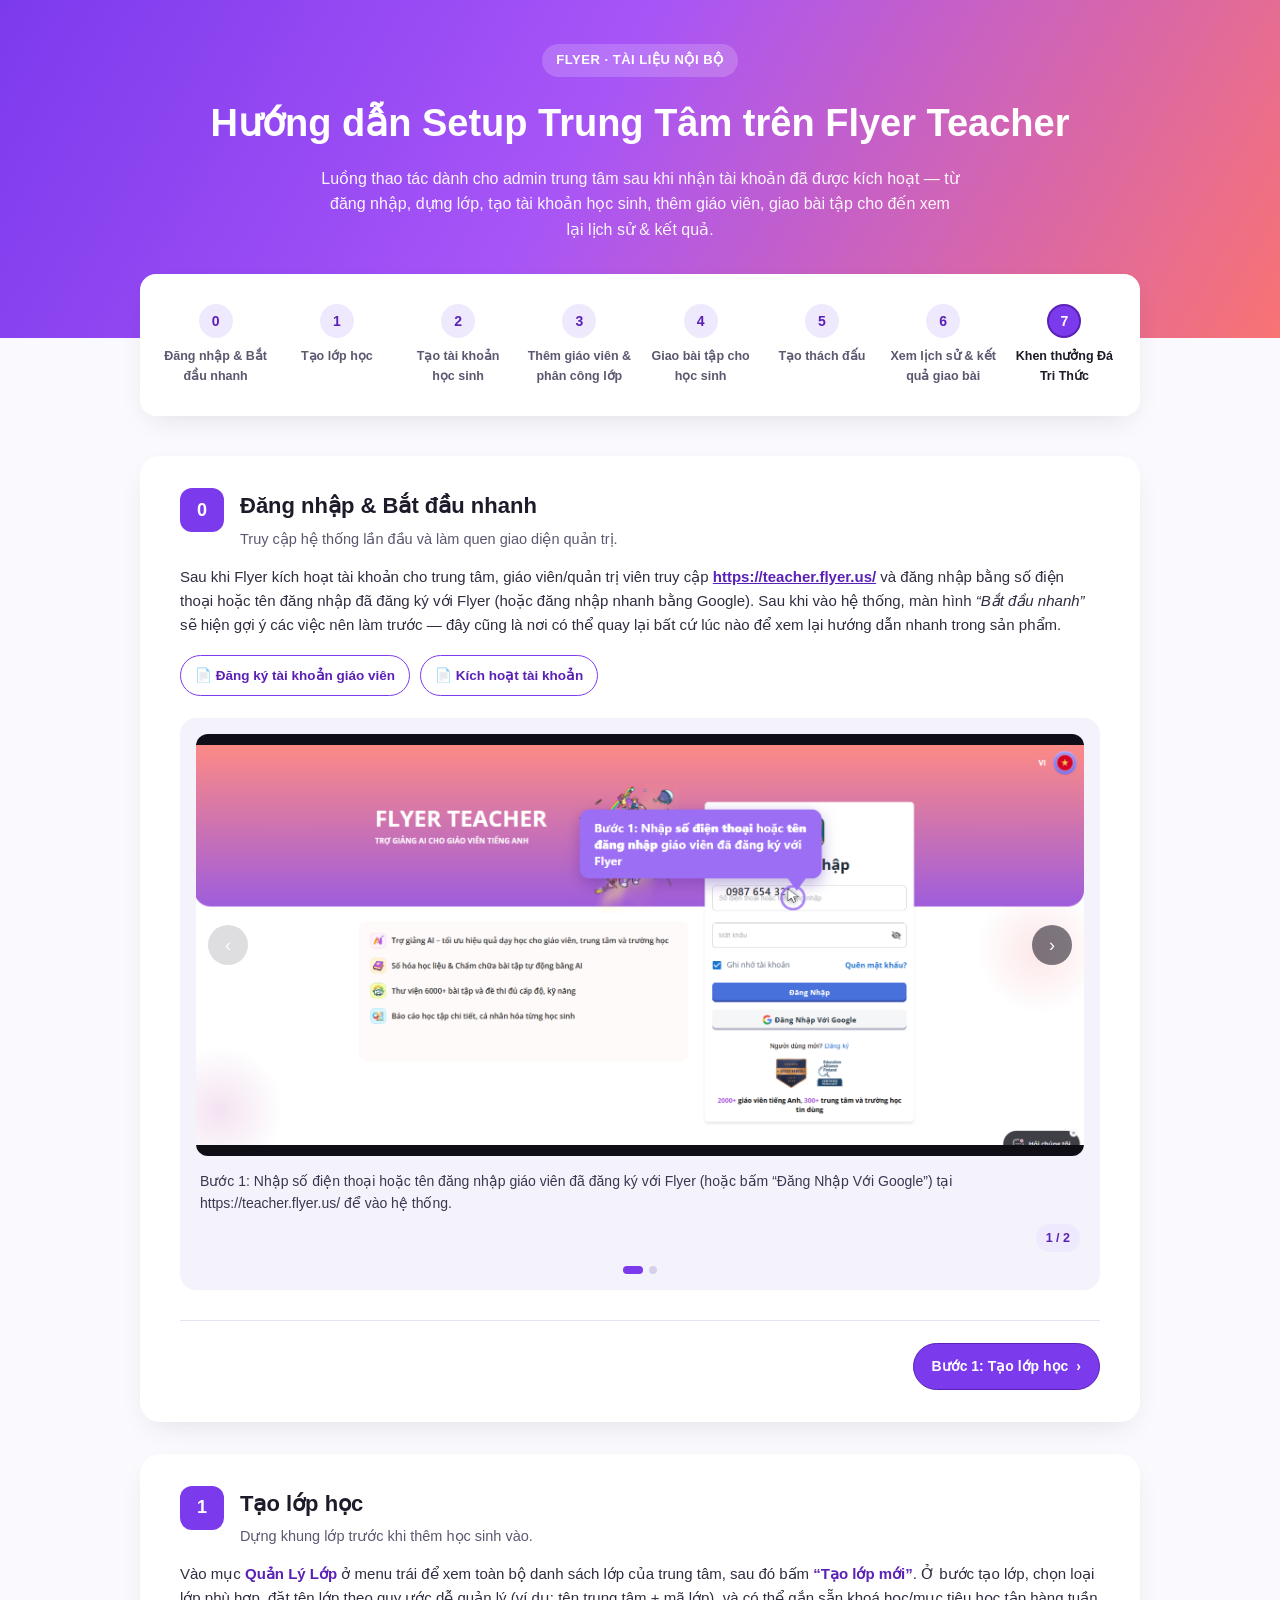
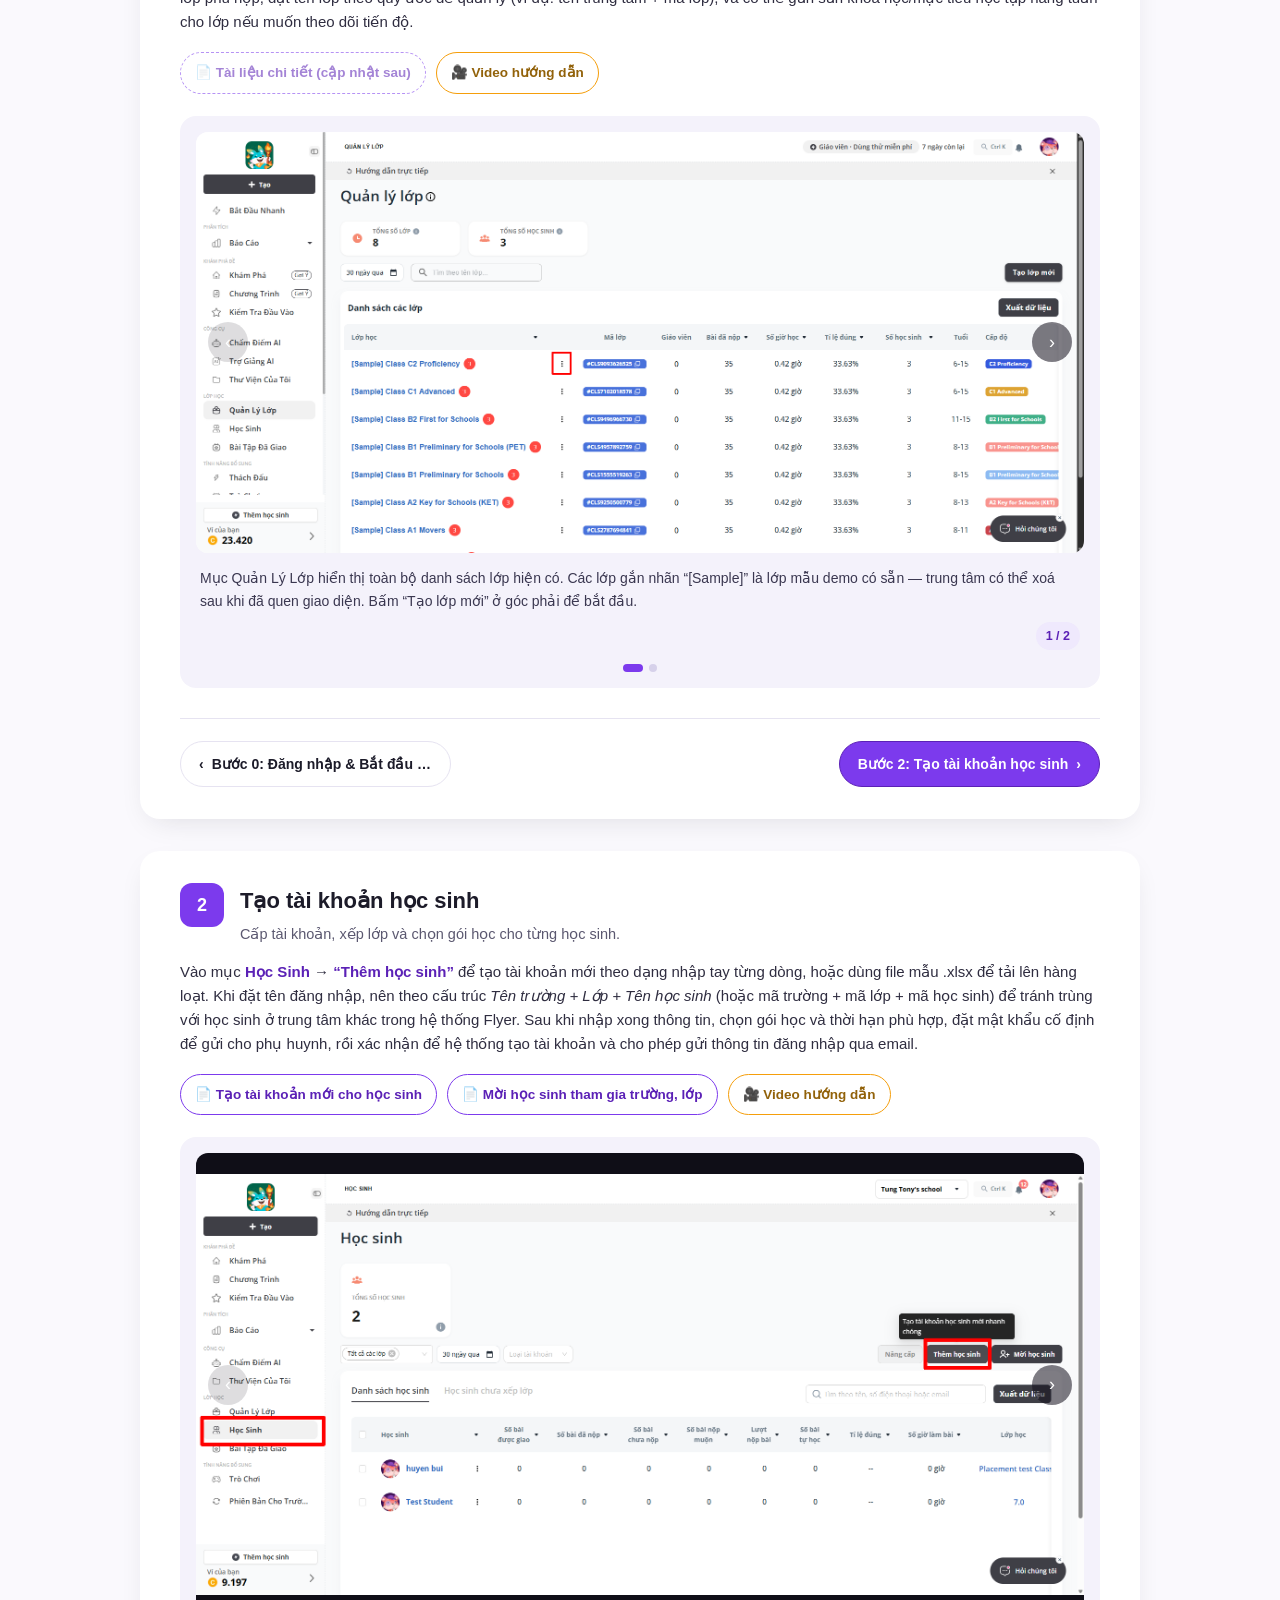
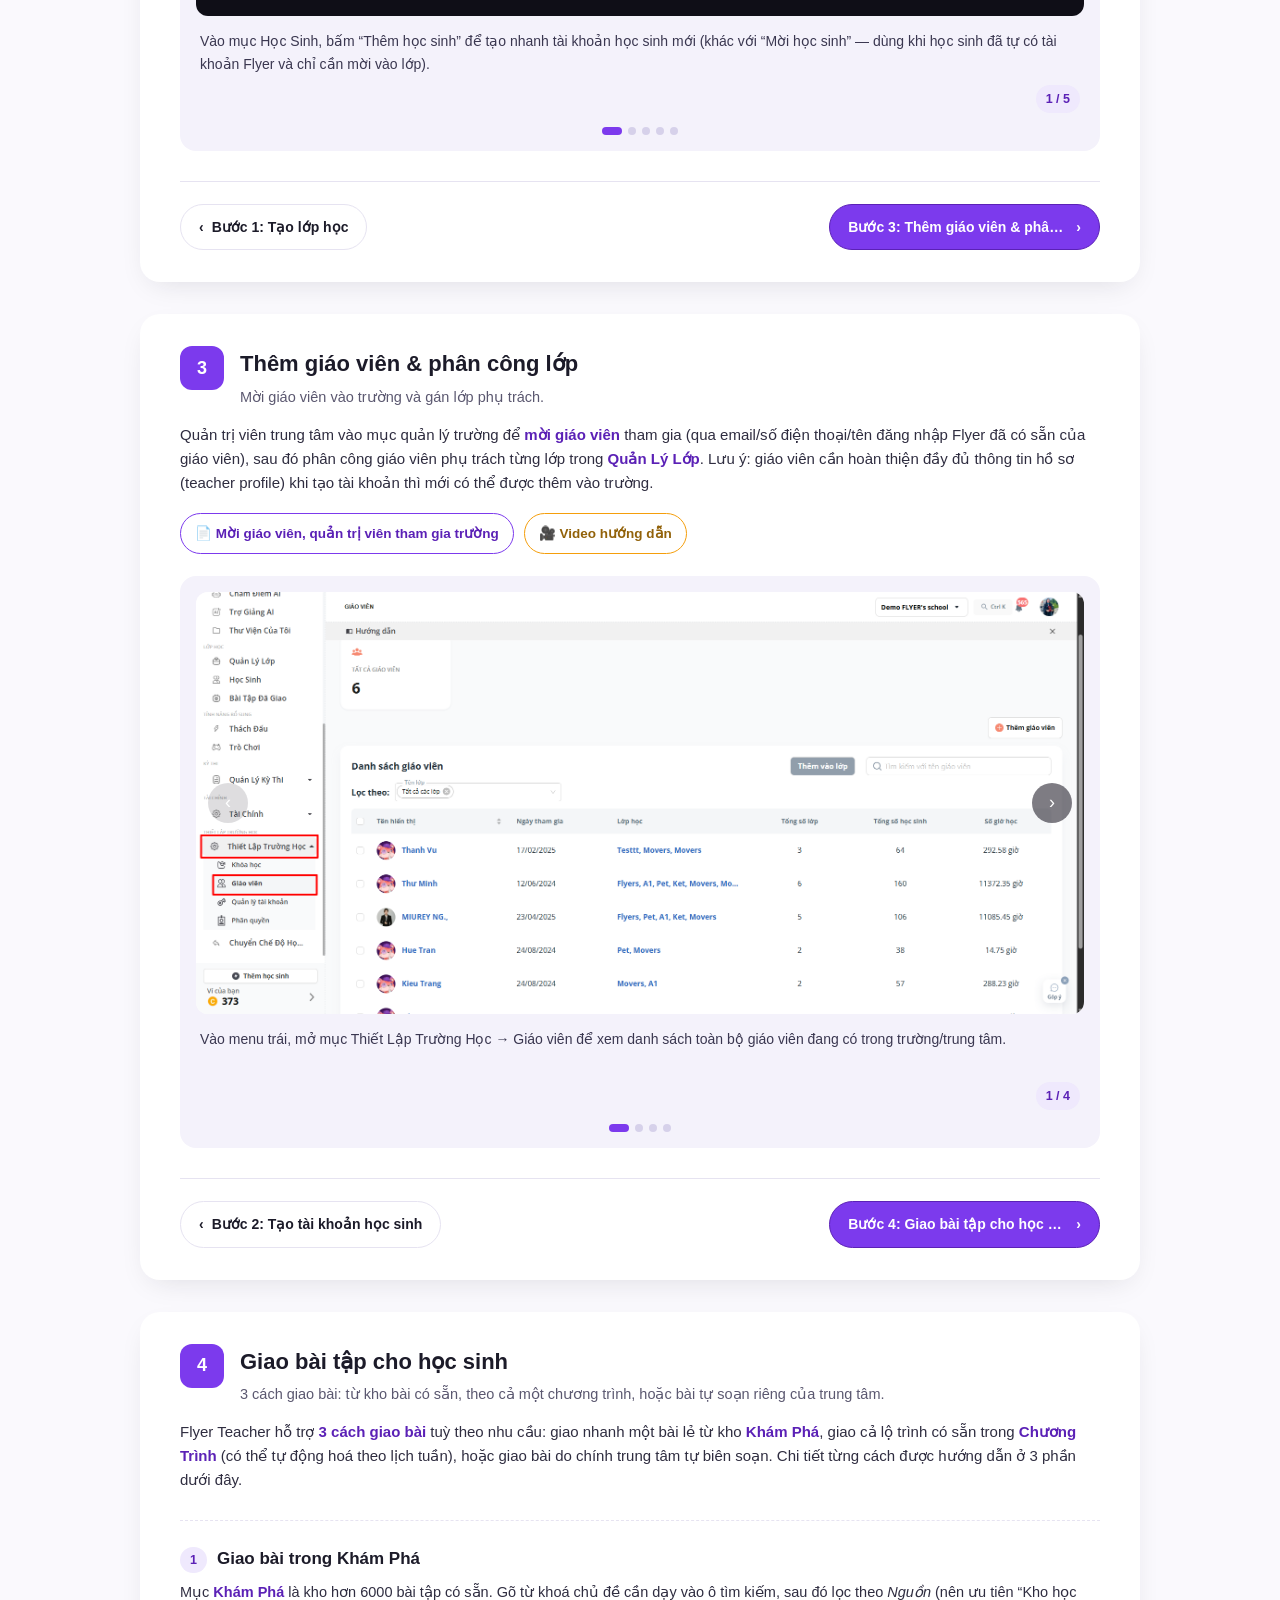
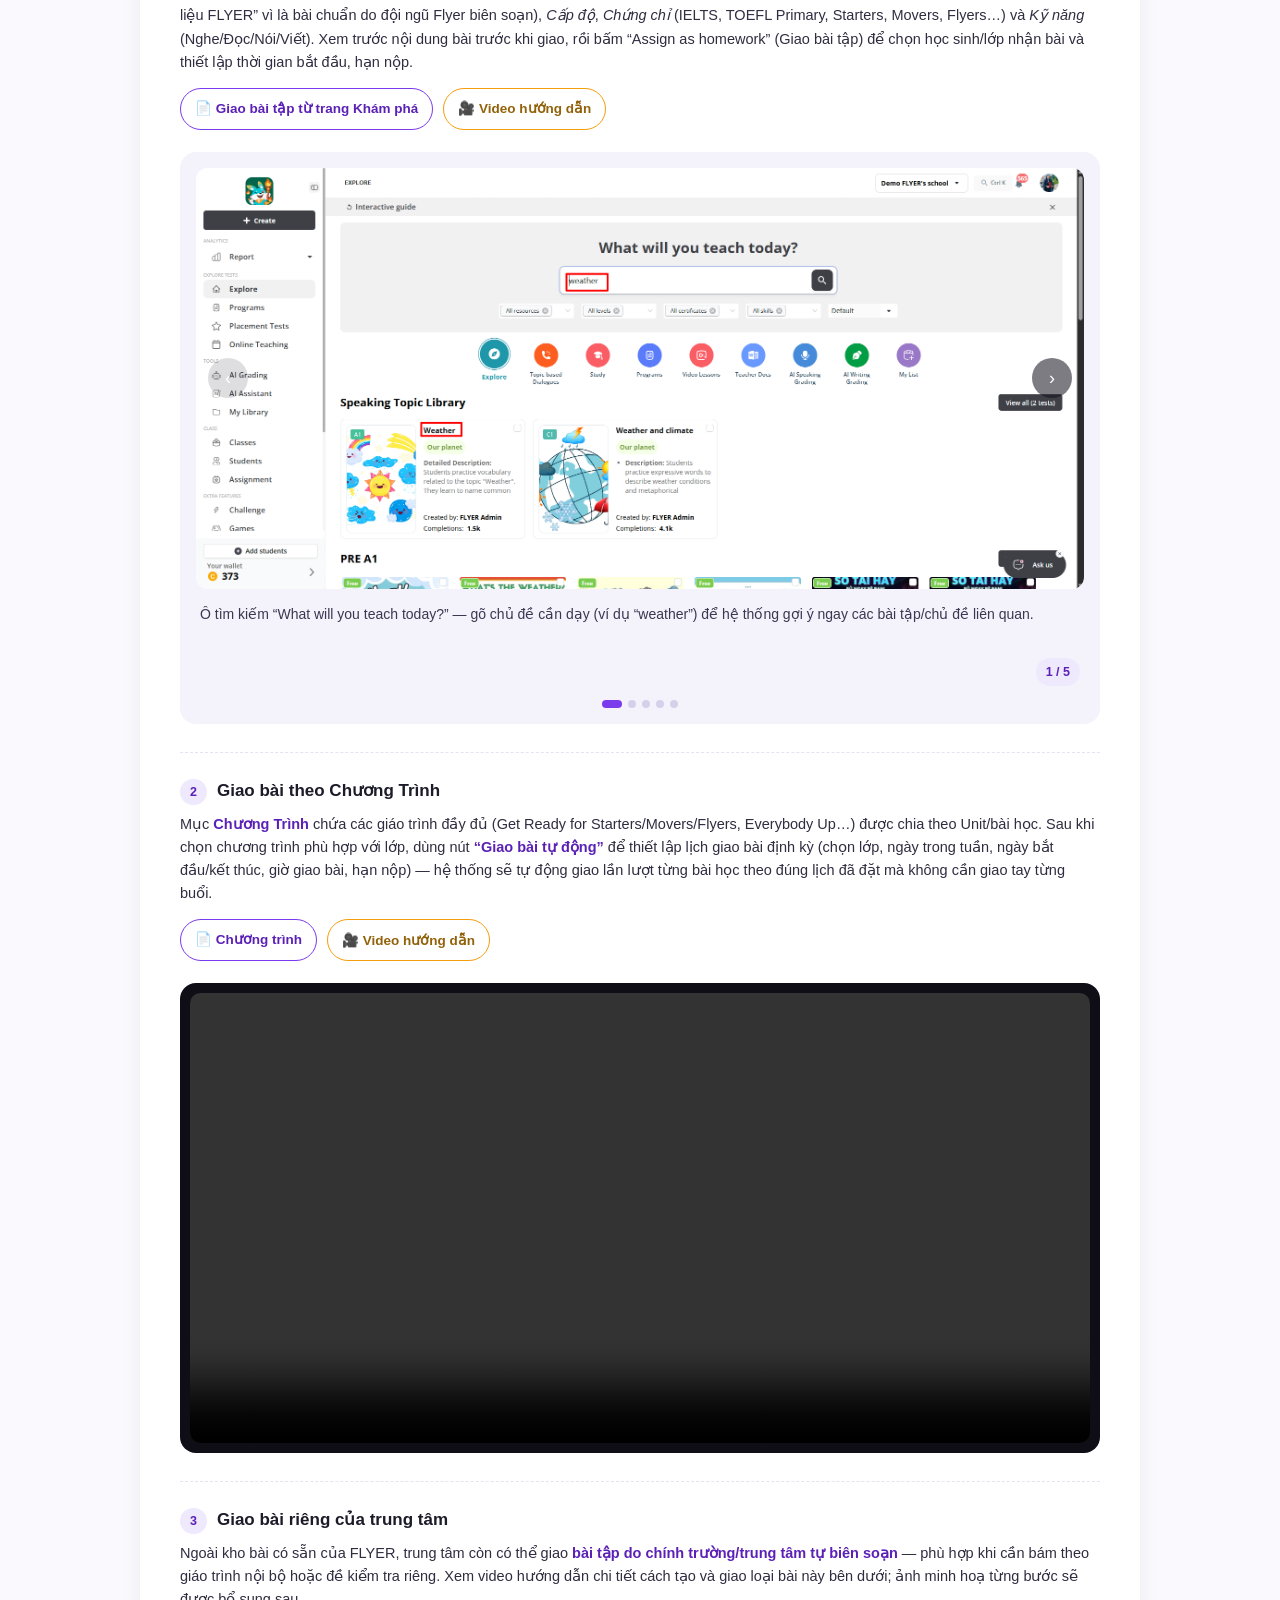
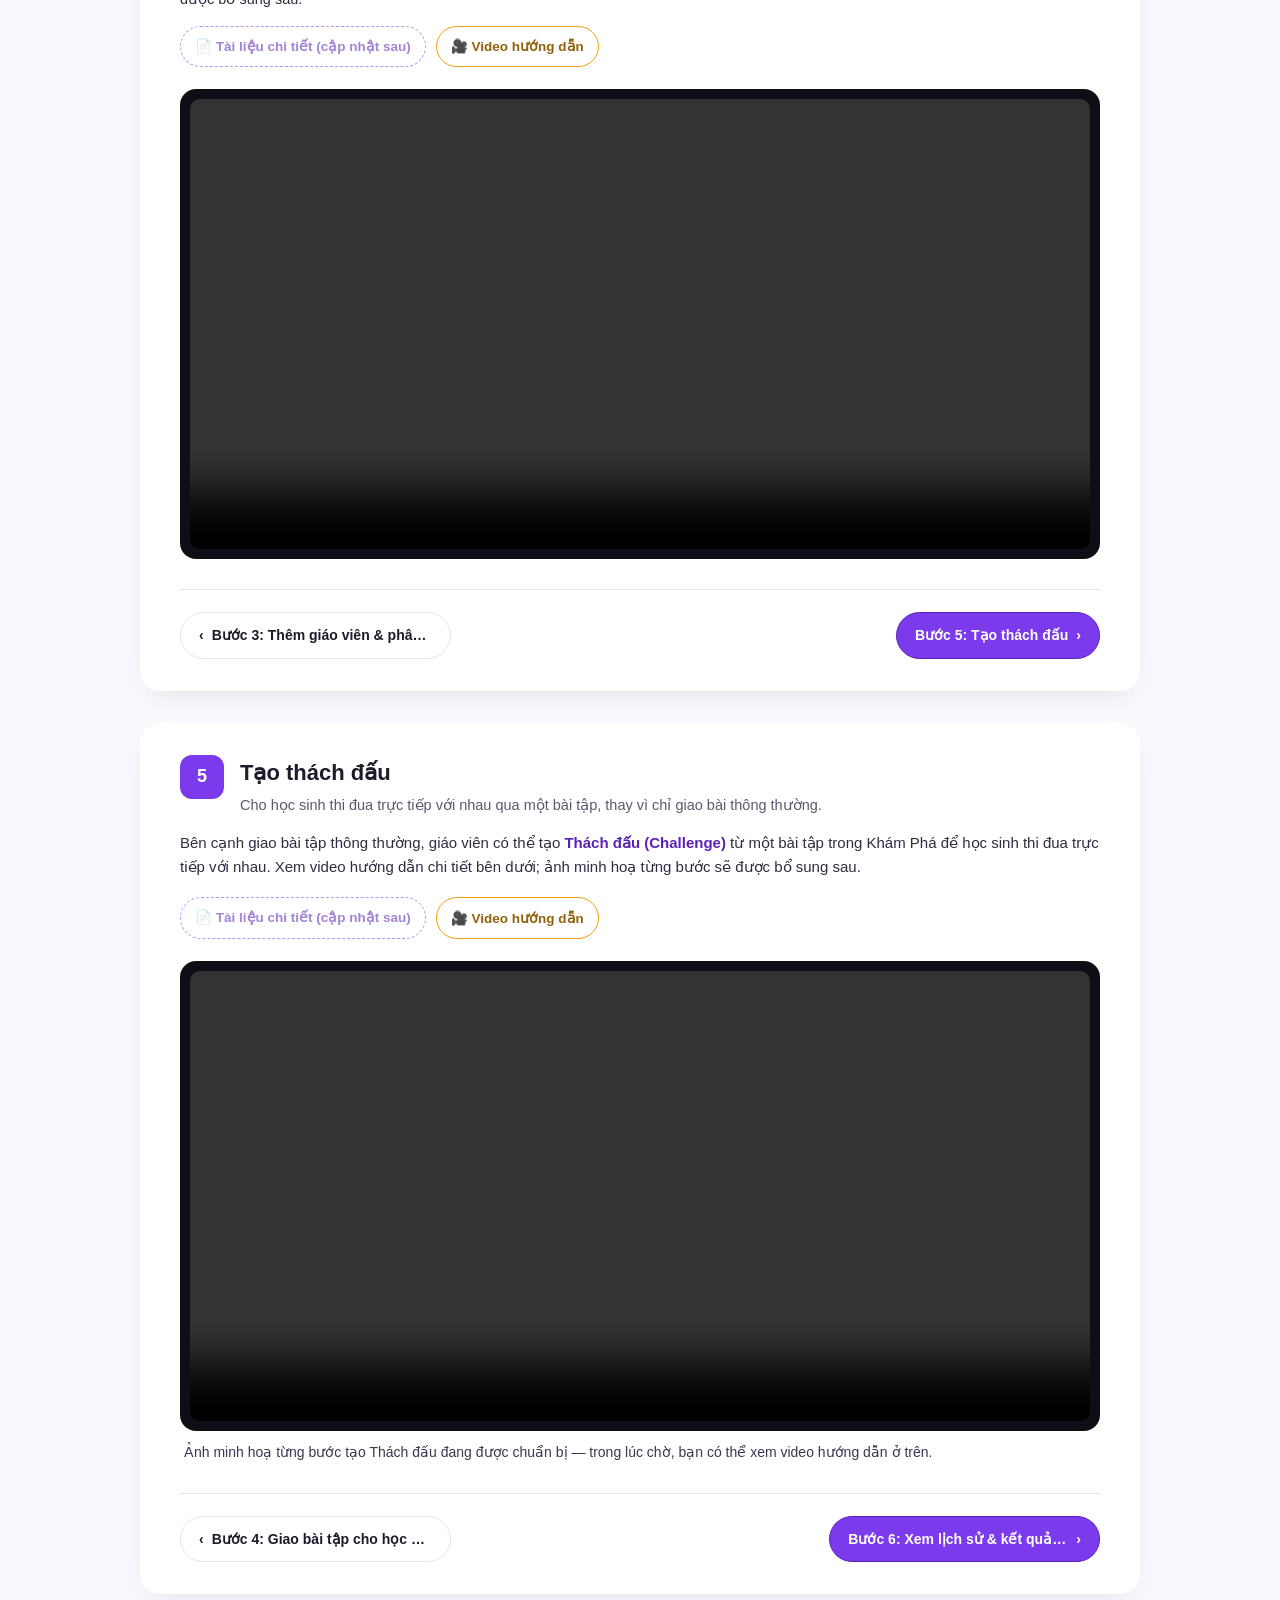
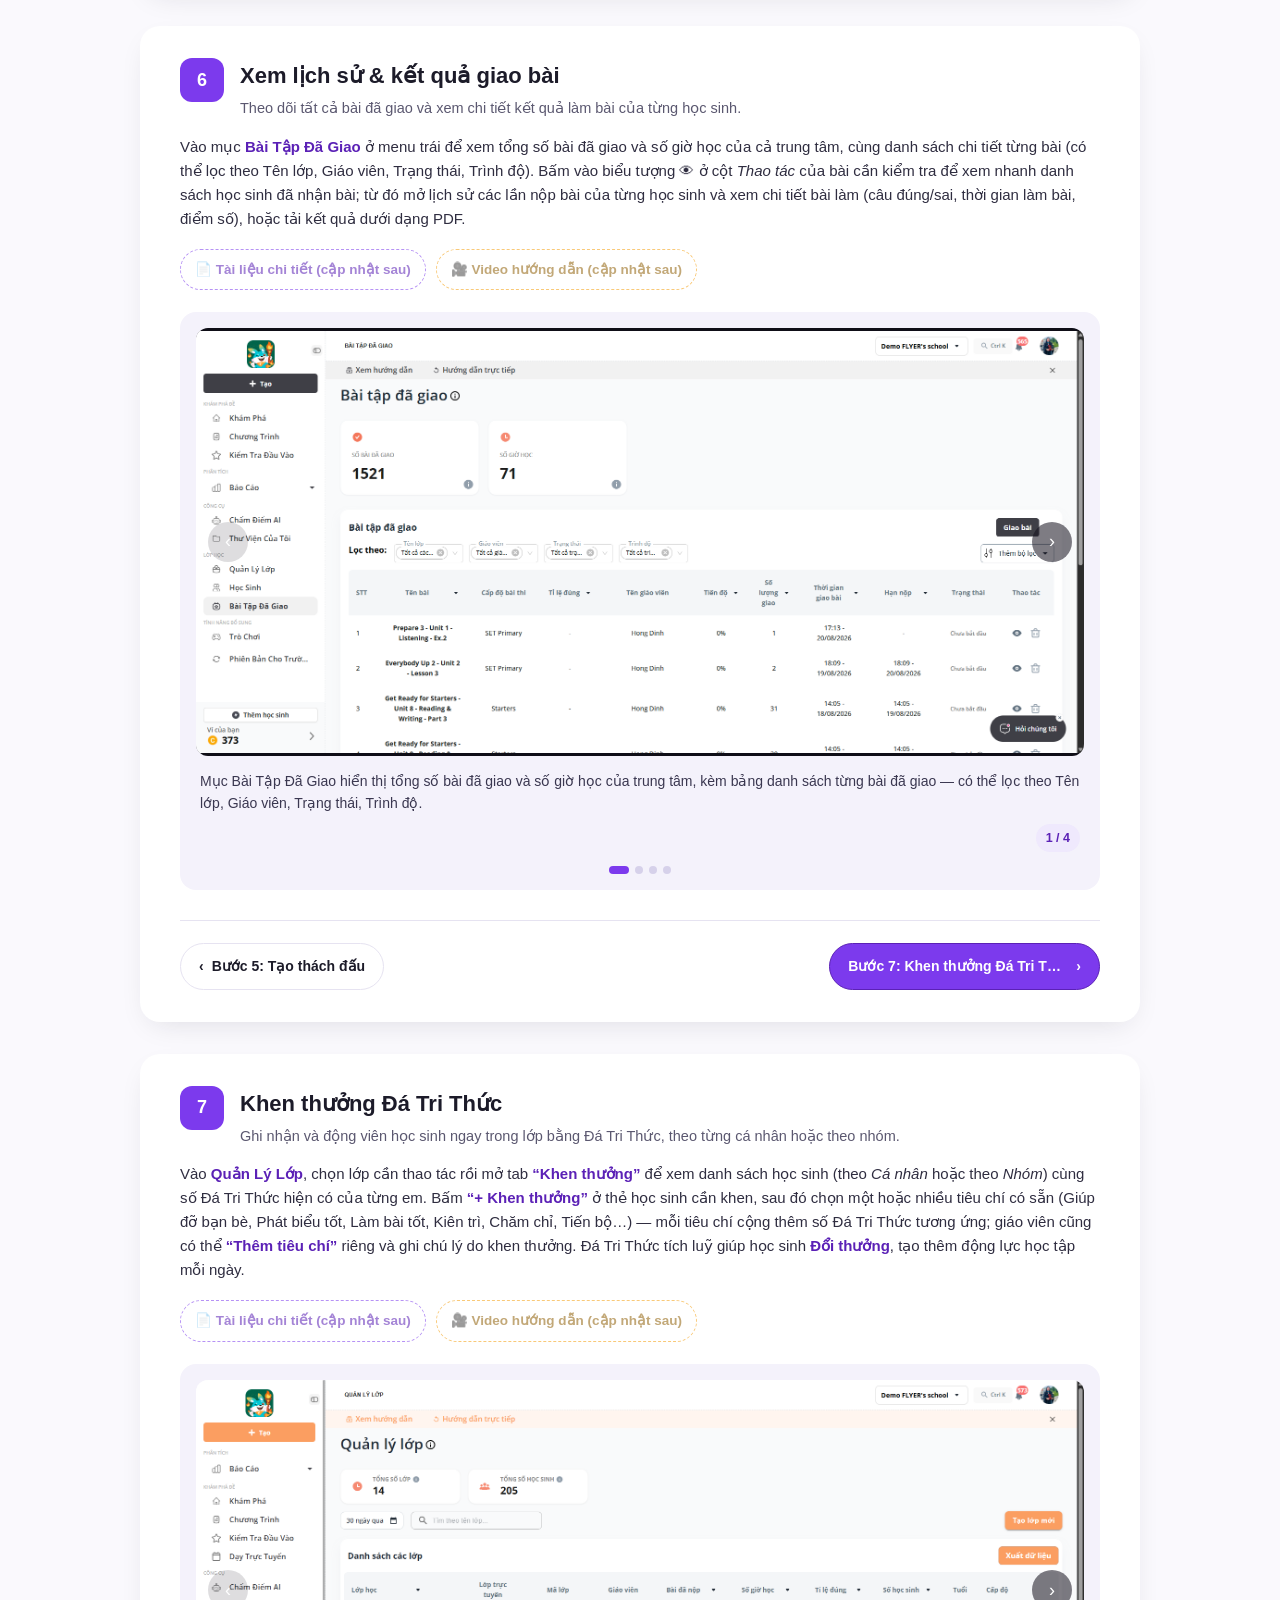
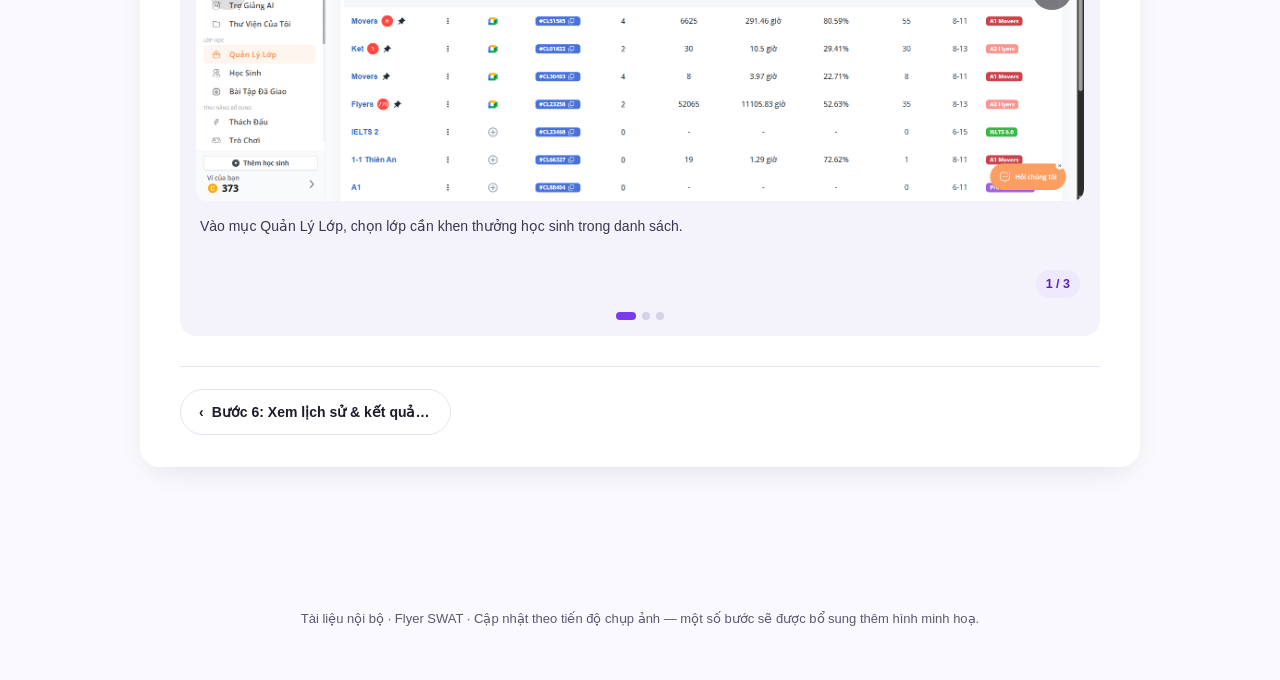
<file: index.html>
<!DOCTYPE html>
<html lang="vi">
<head>
<meta charset="UTF-8">
<meta name="viewport" content="width=device-width, initial-scale=1.0">
<title>Hướng dẫn Setup Trung Tâm trên Flyer Teacher</title>
<link rel="stylesheet" href="css/style.css">
</head>
<body>

<header class="hero">
  <span class="hero__eyebrow">FLYER · TÀI LIỆU NỘI BỘ</span>
  <h1 class="hero__title">Hướng dẫn Setup Trung Tâm trên Flyer Teacher</h1>
  <p class="hero__text">Luồng thao tác dành cho admin trung tâm sau khi nhận tài khoản đã được kích hoạt — từ đăng nhập,
     dựng lớp, tạo tài khoản học sinh, thêm giáo viên, giao bài tập cho đến xem lại lịch sử &amp; kết quả.</p>
</header>

<div class="stepper">
  <nav class="stepper__nav" aria-label="Các bước hướng dẫn">
    <a class="stepper__item is-active" href="#dang-nhap-bat-dau-nhanh"><span class="stepper__dot">0</span><span class="stepper__label">Đăng nhập &amp; Bắt đầu nhanh</span></a>
    <a class="stepper__item" href="#tao-lop-hoc"><span class="stepper__dot">1</span><span class="stepper__label">Tạo lớp học</span></a>
    <a class="stepper__item" href="#tao-tai-khoan-hoc-sinh"><span class="stepper__dot">2</span><span class="stepper__label">Tạo tài khoản học sinh</span></a>
    <a class="stepper__item" href="#them-giao-vien-phan-cong-lop"><span class="stepper__dot">3</span><span class="stepper__label">Thêm giáo viên &amp; phân công lớp</span></a>
    <a class="stepper__item" href="#giao-bai-tap-cho-hoc-sinh"><span class="stepper__dot">4</span><span class="stepper__label">Giao bài tập cho học sinh</span></a>
    <a class="stepper__item" href="#tao-thach-dau"><span class="stepper__dot">5</span><span class="stepper__label">Tạo thách đấu</span></a>
    <a class="stepper__item" href="#xem-lich-su-ket-qua-giao-bai"><span class="stepper__dot">6</span><span class="stepper__label">Xem lịch sử &amp; kết quả giao bài</span></a>
    <a class="stepper__item" href="#khen-thuong-da-tri-thuc"><span class="stepper__dot">7</span><span class="stepper__label">Khen thưởng Đá Tri Thức</span></a>
  </nav>
</div>

<main>

  <section class="step" id="dang-nhap-bat-dau-nhanh">
    <div class="step__head">
      <div class="step__badge">0</div>
      <div>
        <h2 class="step__title">Đăng nhập &amp; Bắt đầu nhanh</h2>
        <p class="step__summary">Truy cập hệ thống lần đầu và làm quen giao diện quản trị.</p>
      </div>
    </div>
    <p class="step__desc">Sau khi Flyer kích hoạt tài khoản cho trung tâm, giáo viên/quản trị viên truy cập <a href="https://teacher.flyer.us/" target="_blank" rel="noopener"><strong>https://teacher.flyer.us/</strong></a> và đăng nhập bằng số điện thoại hoặc tên đăng nhập đã đăng ký với Flyer (hoặc đăng nhập nhanh bằng Google). Sau khi vào hệ thống, màn hình <em>“Bắt đầu nhanh”</em> sẽ hiện gợi ý các việc nên làm trước — đây cũng là nơi có thể quay lại bất cứ lúc nào để xem lại hướng dẫn nhanh trong sản phẩm.</p>

    <div class="step__toolbar">
      <a class="chip chip--doc" href="https://help.flyer.vn/danh-cho-giao-vien/dang-ky-dang-nhap-tai-khoan/dang-ky-tai-khoan-giao-vien" target="_blank" rel="noopener">📄 Đăng ký tài khoản giáo viên</a>
      <a class="chip chip--doc" href="https://help.flyer.vn/flyer/kich-hoat-tai-khoan" target="_blank" rel="noopener">📄 Kích hoạt tài khoản</a>
      <!-- <span class="chip chip--video chip--disabled">🎥 Video hướng dẫn (cập nhật sau)</span> -->
    </div>

    <div class="carousel" data-carousel>
      <div class="carousel__frame">
        <button class="carousel__nav carousel__nav--prev" type="button" aria-label="Ảnh trước"></button>
        <div class="carousel__slides">
          <figure class="carousel__slide is-active">
            <img class="carousel__img" src="img/11_login.png" alt="Bước 1: Nhập số điện thoại hoặc tên đăng nhập giáo viên đã đăng ký với Flyer (hoặc bấm “Đăng Nhập Với Google”) tại https://teacher.flyer.us/ để vào hệ thống.">
          </figure>
          <figure class="carousel__slide">
            <img class="carousel__img" src="img/0.dashbroad.png" alt="Màn hình chào mừng ngay sau khi đăng nhập thành công. Thanh “0% Hoàn thành” ở dưới gợi ý 2 việc nên thử trước: khám phá kho 6000+ bài tập và khám phá chương trình giảng dạy.">
          </figure>
        </div>
        <span class="carousel__zoom-hint">🔍 Bấm để xem ảnh lớn</span>
        <button class="carousel__nav carousel__nav--next" type="button" aria-label="Ảnh sau"></button>
      </div>
      <div class="carousel__captions">
        <p class="carousel__caption is-active">Bước 1: Nhập số điện thoại hoặc tên đăng nhập giáo viên đã đăng ký với Flyer (hoặc bấm “Đăng Nhập Với Google”) tại https://teacher.flyer.us/ để vào hệ thống.</p>
        <p class="carousel__caption">Màn hình chào mừng ngay sau khi đăng nhập thành công. Thanh “0% Hoàn thành” ở dưới gợi ý 2 việc nên thử trước: khám phá kho 6000+ bài tập và khám phá chương trình giảng dạy.</p>
      </div>
      <div class="carousel__footer">
        <span class="carousel__counter">1 / 2</span>
      </div>
      <div class="carousel__dots">
        <button class="carousel__dot is-active" type="button" aria-label="Ảnh 1"></button>
        <button class="carousel__dot" type="button" aria-label="Ảnh 2"></button>
      </div>
    </div>

    <nav class="step__nav">
      <a class="step__nav-link step__nav-link--next" href="#tao-lop-hoc"><span class="step__nav-label">Bước 1: Tạo lớp học</span> ›</a>
    </nav>
  </section>

  <section class="step" id="tao-lop-hoc">
    <div class="step__head">
      <div class="step__badge">1</div>
      <div>
        <h2 class="step__title">Tạo lớp học</h2>
        <p class="step__summary">Dựng khung lớp trước khi thêm học sinh vào.</p>
      </div>
    </div>
    <p class="step__desc">Vào mục <strong>Quản Lý Lớp</strong> ở menu trái để xem toàn bộ danh sách lớp của trung tâm, sau đó bấm <strong>“Tạo lớp mới”</strong>. Ở bước tạo lớp, chọn loại lớp phù hợp, đặt tên lớp theo quy ước dễ quản lý (ví dụ: tên trung tâm + mã lớp), và có thể gắn sẵn khoá học/mục tiêu học tập hàng tuần cho lớp nếu muốn theo dõi tiến độ.</p>

    <div class="step__toolbar">
      <span class="chip chip--doc chip--disabled">📄 Tài liệu chi tiết (cập nhật sau)</span>
      <a class="chip chip--video" href="https://drive.google.com/file/d/1lJAsUbvV_TGRHpT4r5ZoUw60sWotODAT/view?usp=drive_link" target="_blank" rel="noopener">🎥 Video hướng dẫn</a>
    </div>

    <div class="carousel" data-carousel>
      <div class="carousel__frame">
        <button class="carousel__nav carousel__nav--prev" type="button" aria-label="Ảnh trước"></button>
        <div class="carousel__slides">
          <figure class="carousel__slide is-active">
            <img class="carousel__img" src="img/2.0themlop_xoademo.png" alt="Mục Quản Lý Lớp hiển thị toàn bộ danh sách lớp hiện có. Các lớp gắn nhãn “[Sample]” là lớp mẫu demo có sẵn — trung tâm có thể xoá sau khi đã quen giao diện. Bấm “Tạo lớp mới” ở góc phải để bắt đầu.">
          </figure>
          <figure class="carousel__slide">
            <img class="carousel__img" src="img/2.3themlop.png" alt="Bước 2 khi tạo lớp: chọn Loại lớp, đặt Tên lớp, chọn Khoá học (tuỳ chọn) và thiết lập Mục tiêu thời gian học hàng tuần nếu muốn bật thông báo mục tiêu cho học sinh. Bấm “Xác nhận” để hoàn tất.">
          </figure>
        </div>
        <span class="carousel__zoom-hint">🔍 Bấm để xem ảnh lớn</span>
        <button class="carousel__nav carousel__nav--next" type="button" aria-label="Ảnh sau"></button>
      </div>
      <div class="carousel__captions">
        <p class="carousel__caption is-active">Mục Quản Lý Lớp hiển thị toàn bộ danh sách lớp hiện có. Các lớp gắn nhãn “[Sample]” là lớp mẫu demo có sẵn — trung tâm có thể xoá sau khi đã quen giao diện. Bấm “Tạo lớp mới” ở góc phải để bắt đầu.</p>
        <p class="carousel__caption">Bước 2 khi tạo lớp: chọn Loại lớp, đặt Tên lớp, chọn Khoá học (tuỳ chọn) và thiết lập Mục tiêu thời gian học hàng tuần nếu muốn bật thông báo mục tiêu cho học sinh. Bấm “Xác nhận” để hoàn tất.</p>
      </div>
      <div class="carousel__footer">
        <span class="carousel__counter">1 / 2</span>
      </div>
      <div class="carousel__dots">
        <button class="carousel__dot is-active" type="button" aria-label="Ảnh 1"></button>
        <button class="carousel__dot" type="button" aria-label="Ảnh 2"></button>
      </div>
    </div>

    <nav class="step__nav">
      <a class="step__nav-link step__nav-link--prev" href="#dang-nhap-bat-dau-nhanh">‹ <span class="step__nav-label">Bước 0: Đăng nhập &amp; Bắt đầu nhanh</span></a>
      <a class="step__nav-link step__nav-link--next" href="#tao-tai-khoan-hoc-sinh"><span class="step__nav-label">Bước 2: Tạo tài khoản học sinh</span> ›</a>
    </nav>
  </section>

  <section class="step" id="tao-tai-khoan-hoc-sinh">
    <div class="step__head">
      <div class="step__badge">2</div>
      <div>
        <h2 class="step__title">Tạo tài khoản học sinh</h2>
        <p class="step__summary">Cấp tài khoản, xếp lớp và chọn gói học cho từng học sinh.</p>
      </div>
    </div>
    <p class="step__desc">Vào mục <strong>Học Sinh</strong> → <strong>“Thêm học sinh”</strong> để tạo tài khoản mới theo dạng nhập tay từng dòng, hoặc dùng file mẫu .xlsx để tải lên hàng loạt. Khi đặt tên đăng nhập, nên theo cấu trúc <em>Tên trường + Lớp + Tên học sinh</em> (hoặc mã trường + mã lớp + mã học sinh) để tránh trùng với học sinh ở trung tâm khác trong hệ thống Flyer. Sau khi nhập xong thông tin, chọn gói học và thời hạn phù hợp, đặt mật khẩu cố định để gửi cho phụ huynh, rồi xác nhận để hệ thống tạo tài khoản và cho phép gửi thông tin đăng nhập qua email.</p>

    <div class="step__toolbar">
      <a class="chip chip--doc" href="https://help.flyer.vn/danh-cho-giao-vien/quan-ly-tai-khoan-hoc-sinh/tao-tai-khoan-moi-cho-hoc-sinh" target="_blank" rel="noopener">📄 Tạo tài khoản mới cho học sinh</a>
      <a class="chip chip--doc" href="https://help.flyer.vn/danh-cho-giao-vien/quan-ly-tai-khoan-hoc-sinh/moi-hoc-sinh-tham-gia-truong-lop" target="_blank" rel="noopener">📄 Mời học sinh tham gia trường, lớp</a>
      <button type="button" class="chip chip--video" data-video-src="video/H%C6%B0%E1%BB%9Bng%20d%E1%BA%ABn%20t%E1%BA%A1o%20t%C3%A0i%20kho%E1%BA%A3n%20h%E1%BB%8Dc%20sinh_Full.mp4">🎥 Video hướng dẫn</button>
    </div>

    <div class="carousel" data-carousel>
      <div class="carousel__frame">
        <button class="carousel__nav carousel__nav--prev" type="button" aria-label="Ảnh trước"></button>
        <div class="carousel__slides">
          <figure class="carousel__slide is-active">
            <img class="carousel__img" src="img/3.1themhs.png" alt="Vào mục Học Sinh, bấm “Thêm học sinh” để tạo nhanh tài khoản học sinh mới (khác với “Mời học sinh” — dùng khi học sinh đã tự có tài khoản Flyer và chỉ cần mời vào lớp).">
          </figure>
          <figure class="carousel__slide">
            <img class="carousel__img" src="img/3.2themhs.png" alt="Bước 1: nhập Họ, Tên, chọn Lớp và đặt Tên đăng nhập cho học sinh. Lưu ý cấu trúc đặt tên đăng nhập được gợi ý ngay trên form để tránh trùng lặp trong hệ thống.">
          </figure>
          <figure class="carousel__slide">
            <img class="carousel__img" src="img/3.4themhs.png" alt="Bước 3.3: chọn Gói hiện tại (ví dụ Cambridge (All levels) & TOEFL) và Thời hạn sử dụng (khuyến nghị 1 năm). Hệ thống sẽ tự tính số Xu cần trừ từ Ví của trung tâm.">
          </figure>
          <figure class="carousel__slide">
            <img class="carousel__img" src="img/3.5themhs.png" alt="Bước 3.5: đặt Mật khẩu cố định cho (các) tài khoản vừa tạo — mật khẩu này sẽ được gửi kèm cho phụ huynh/học sinh nên nên đặt đơn giản, dễ đọc.">
          </figure>
          <figure class="carousel__slide">
            <img class="carousel__img" src="img/3.6themhs.png" alt="Sau khi xác nhận, hệ thống hiển thị bảng danh sách tài khoản đã tạo (mã lớp, tên đăng nhập, mật khẩu, email). Bấm “Gửi mail” để gửi thẳng thông tin đăng nhập cho phụ huynh/học sinh, hoặc “Xuất hoá đơn” nếu trung tâm cần lưu chứng từ.">
          </figure>
        </div>
        <span class="carousel__zoom-hint">🔍 Bấm để xem ảnh lớn</span>
        <button class="carousel__nav carousel__nav--next" type="button" aria-label="Ảnh sau"></button>
      </div>
      <div class="carousel__captions">
        <p class="carousel__caption is-active">Vào mục Học Sinh, bấm “Thêm học sinh” để tạo nhanh tài khoản học sinh mới (khác với “Mời học sinh” — dùng khi học sinh đã tự có tài khoản Flyer và chỉ cần mời vào lớp).</p>
        <p class="carousel__caption">Bước 1: nhập Họ, Tên, chọn Lớp và đặt Tên đăng nhập cho học sinh. Lưu ý cấu trúc đặt tên đăng nhập được gợi ý ngay trên form để tránh trùng lặp trong hệ thống.</p>
        <p class="carousel__caption">Bước 3.3: chọn Gói hiện tại (ví dụ Cambridge (All levels) & TOEFL) và Thời hạn sử dụng (khuyến nghị 1 năm). Hệ thống sẽ tự tính số Xu cần trừ từ Ví của trung tâm.</p>
        <p class="carousel__caption">Bước 3.5: đặt Mật khẩu cố định cho (các) tài khoản vừa tạo — mật khẩu này sẽ được gửi kèm cho phụ huynh/học sinh nên nên đặt đơn giản, dễ đọc.</p>
        <p class="carousel__caption">Sau khi xác nhận, hệ thống hiển thị bảng danh sách tài khoản đã tạo (mã lớp, tên đăng nhập, mật khẩu, email). Bấm “Gửi mail” để gửi thẳng thông tin đăng nhập cho phụ huynh/học sinh, hoặc “Xuất hoá đơn” nếu trung tâm cần lưu chứng từ.</p>
      </div>
      <div class="carousel__footer">
        <span class="carousel__counter">1 / 5</span>
      </div>
      <div class="carousel__dots">
        <button class="carousel__dot is-active" type="button" aria-label="Ảnh 1"></button>
        <button class="carousel__dot" type="button" aria-label="Ảnh 2"></button>
        <button class="carousel__dot" type="button" aria-label="Ảnh 3"></button>
        <button class="carousel__dot" type="button" aria-label="Ảnh 4"></button>
        <button class="carousel__dot" type="button" aria-label="Ảnh 5"></button>
      </div>
    </div>

    <nav class="step__nav">
      <a class="step__nav-link step__nav-link--prev" href="#tao-lop-hoc">‹ <span class="step__nav-label">Bước 1: Tạo lớp học</span></a>
      <a class="step__nav-link step__nav-link--next" href="#them-giao-vien-phan-cong-lop"><span class="step__nav-label">Bước 3: Thêm giáo viên &amp; phân công lớp</span> ›</a>
    </nav>
  </section>

  <section class="step" id="them-giao-vien-phan-cong-lop">
    <div class="step__head">
      <div class="step__badge">3</div>
      <div>
        <h2 class="step__title">Thêm giáo viên &amp; phân công lớp</h2>
        <p class="step__summary">Mời giáo viên vào trường và gán lớp phụ trách.</p>
      </div>
    </div>
    <p class="step__desc">Quản trị viên trung tâm vào mục quản lý trường để <strong>mời giáo viên</strong> tham gia (qua email/số điện thoại/tên đăng nhập Flyer đã có sẵn của giáo viên), sau đó phân công giáo viên phụ trách từng lớp trong <strong>Quản Lý Lớp</strong>. Lưu ý: giáo viên cần hoàn thiện đầy đủ thông tin hồ sơ (teacher profile) khi tạo tài khoản thì mới có thể được thêm vào trường.</p>

    <div class="step__toolbar">
      <a class="chip chip--doc" href="https://help.flyer.vn/danh-cho-nha-quan-ly/quan-ly-giao-vien-trong-truong/moi-giao-vien-quan-tri-vien-tham-gia-truong" target="_blank" rel="noopener">📄 Mời giáo viên, quản trị viên tham gia trường</a>
      <a class="chip chip--video" href="https://drive.google.com/file/d/18hokcoZqp46TTl-5YMCUda45WLryIyG_/view?usp=sharing" target="_blank" rel="noopener">🎥 Video hướng dẫn</a>
    </div>

    <div class="carousel" data-carousel>
      <div class="carousel__frame">
        <button class="carousel__nav carousel__nav--prev" type="button" aria-label="Ảnh trước"></button>
        <div class="carousel__slides">
          <figure class="carousel__slide is-active">
            <img class="carousel__img" src="img/7.0giaovien.png" alt="Vào menu trái, mở mục Thiết Lập Trường Học → Giáo viên để xem danh sách toàn bộ giáo viên đang có trong trường/trung tâm.">
          </figure>
          <figure class="carousel__slide">
            <img class="carousel__img" src="img/7.11giaovien.png" alt="Bấm nút “Thêm giáo viên” ở góc phải để mời thêm giáo viên mới tham gia trường.">
          </figure>
          <figure class="carousel__slide">
            <img class="carousel__img" src="img/3.1giaovien.png" alt="Ở popup “Mời thêm người”, chọn cách mời (qua thư điện tử / số điện thoại / tên tài khoản), nhập thông tin (nhiều người thì ngăn cách bằng dấu phẩy) rồi bấm “Gửi lời mời”. Giáo viên cần hoàn thiện hồ sơ (teacher profile) thì mới có thể được thêm vào trường.">
          </figure>
          <figure class="carousel__slide">
            <img class="carousel__img" src="img/7.3giaovien.png" alt="Để phân công lớp cho giáo viên: (1) tick chọn giáo viên trong danh sách, (2) bấm “Thêm vào lớp”, (3) chọn lớp cần giao ở ô “Chọn lớp”, (4) bấm “Phân công lớp” để hoàn tất.">
          </figure>
        </div>
        <span class="carousel__zoom-hint">🔍 Bấm để xem ảnh lớn</span>
        <button class="carousel__nav carousel__nav--next" type="button" aria-label="Ảnh sau"></button>
      </div>
      <div class="carousel__captions">
        <p class="carousel__caption is-active">Vào menu trái, mở mục Thiết Lập Trường Học → Giáo viên để xem danh sách toàn bộ giáo viên đang có trong trường/trung tâm.</p>
        <p class="carousel__caption">Bấm nút “Thêm giáo viên” ở góc phải để mời thêm giáo viên mới tham gia trường.</p>
        <p class="carousel__caption">Ở popup “Mời thêm người”, chọn cách mời (qua thư điện tử / số điện thoại / tên tài khoản), nhập thông tin (nhiều người thì ngăn cách bằng dấu phẩy) rồi bấm “Gửi lời mời”. Giáo viên cần hoàn thiện hồ sơ (teacher profile) thì mới có thể được thêm vào trường.</p>
        <p class="carousel__caption">Để phân công lớp cho giáo viên: (1) tick chọn giáo viên trong danh sách, (2) bấm “Thêm vào lớp”, (3) chọn lớp cần giao ở ô “Chọn lớp”, (4) bấm “Phân công lớp” để hoàn tất.</p>
      </div>
      <div class="carousel__footer">
        <span class="carousel__counter">1 / 4</span>
      </div>
      <div class="carousel__dots">
        <button class="carousel__dot is-active" type="button" aria-label="Ảnh 1"></button>
        <button class="carousel__dot" type="button" aria-label="Ảnh 2"></button>
        <button class="carousel__dot" type="button" aria-label="Ảnh 3"></button>
        <button class="carousel__dot" type="button" aria-label="Ảnh 4"></button>
      </div>
    </div>

    <nav class="step__nav">
      <a class="step__nav-link step__nav-link--prev" href="#tao-tai-khoan-hoc-sinh">‹ <span class="step__nav-label">Bước 2: Tạo tài khoản học sinh</span></a>
      <a class="step__nav-link step__nav-link--next" href="#giao-bai-tap-cho-hoc-sinh"><span class="step__nav-label">Bước 4: Giao bài tập cho học sinh</span> ›</a>
    </nav>
  </section>

  <section class="step" id="giao-bai-tap-cho-hoc-sinh">
    <div class="step__head">
      <div class="step__badge">4</div>
      <div>
        <h2 class="step__title">Giao bài tập cho học sinh</h2>
        <p class="step__summary">3 cách giao bài: từ kho bài có sẵn, theo cả một chương trình, hoặc bài tự soạn riêng của trung tâm.</p>
      </div>
    </div>
    <p class="step__desc">Flyer Teacher hỗ trợ <strong>3 cách giao bài</strong> tuỳ theo nhu cầu: giao nhanh một bài lẻ từ kho <strong>Khám Phá</strong>, giao cả lộ trình có sẵn trong <strong>Chương Trình</strong> (có thể tự động hoá theo lịch tuần), hoặc giao bài do chính trung tâm tự biên soạn. Chi tiết từng cách được hướng dẫn ở 3 phần dưới đây.</p>

    <div class="part" id="giao-bai-tu-kham-pha">
      <div class="part__head">
        <span class="part__num">1</span>
        <h3 class="part__title">Giao bài trong Khám Phá</h3>
      </div>
      <p class="part__desc">Mục <strong>Khám Phá</strong> là kho hơn 6000 bài tập có sẵn. Gõ từ khoá chủ đề cần dạy vào ô tìm kiếm, sau đó lọc theo <em>Nguồn</em> (nên ưu tiên “Kho học liệu FLYER” vì là bài chuẩn do đội ngũ Flyer biên soạn), <em>Cấp độ</em>, <em>Chứng chỉ</em> (IELTS, TOEFL Primary, Starters, Movers, Flyers…) và <em>Kỹ năng</em> (Nghe/Đọc/Nói/Viết). Xem trước nội dung bài trước khi giao, rồi bấm “Assign as homework” (Giao bài tập) để chọn học sinh/lớp nhận bài và thiết lập thời gian bắt đầu, hạn nộp.</p>

      <div class="step__toolbar">
        <a class="chip chip--doc" href="https://help.flyer.vn/danh-cho-giao-vien/giao-bai-tap-bai-kiem-tra/giao-bai-tap-tu-trang-kham-pha" target="_blank" rel="noopener">📄 Giao bài tập từ trang Khám phá</a>
        <a class="chip chip--video" href="https://drive.google.com/file/d/1hqZ7Fs3ciU-6DvlNTrj0KLu1stRKoT6s/view?usp=sharing" target="_blank" rel="noopener">🎥 Video hướng dẫn</a>
      </div>

      <div class="carousel" data-carousel>
        <div class="carousel__frame">
          <button class="carousel__nav carousel__nav--prev" type="button" aria-label="Ảnh trước"></button>
          <div class="carousel__slides">
            <figure class="carousel__slide is-active">
              <img class="carousel__img" src="img/4.0giaobai_khampha.png" alt="Ô tìm kiếm “What will you teach today?” — gõ chủ đề cần dạy (ví dụ “weather”) để hệ thống gợi ý ngay các bài tập/chủ đề liên quan.">
            </figure>
            <figure class="carousel__slide">
              <img class="carousel__img" src="img/4.1giaobai_khampha.png" alt="Dùng bộ lọc để thu hẹp kết quả: Nguồn (Kho học liệu FLYER / Cộng đồng / Riêng tư), Cấp độ (Pre A1 → B2), Chứng chỉ (IELTS, TOEFL Primary, Starters, Movers, Flyers) và Kỹ năng (Nghe, Đọc, Nói, Viết).">
            </figure>
            <figure class="carousel__slide">
              <img class="carousel__img" src="img/4.11giaobai_khampha.png" alt="Bấm vào một bài tập để xem nhanh nội dung ngay trong popup preview, kèm các nút thao tác: Create challenge (tạo thách đấu), Preview (xem trước), Assign as homework (giao bài), Open (mở chi tiết).">
            </figure>
            <figure class="carousel__slide">
              <img class="carousel__img" src="img/4.12giaobai_khampha.png" alt="Trang chi tiết bài tập hiển thị đầy đủ câu hỏi, số điểm, thời lượng làm bài — vẫn có thể “Assign as homework” hoặc “Create a new challenge” ngay tại đây.">
            </figure>
            <figure class="carousel__slide">
              <img class="carousel__img" src="img/4.3giaobai_khampha.png" alt="Khi giao bài: Bước 1 xác nhận bài đã chọn, Bước 2 chọn học sinh/lớp nhận bài, sau đó thiết lập Thời gian bắt đầu, Hạn nộp, tuỳ chọn ẩn đáp án hoặc bật chế độ mô phỏng kiểm tra, rồi bấm “Giao bài”.">
            </figure>
          </div>
          <span class="carousel__zoom-hint">🔍 Bấm để xem ảnh lớn</span>
          <button class="carousel__nav carousel__nav--next" type="button" aria-label="Ảnh sau"></button>
        </div>
        <div class="carousel__captions">
          <p class="carousel__caption is-active">Ô tìm kiếm “What will you teach today?” — gõ chủ đề cần dạy (ví dụ “weather”) để hệ thống gợi ý ngay các bài tập/chủ đề liên quan.</p>
          <p class="carousel__caption">Dùng bộ lọc để thu hẹp kết quả: Nguồn (Kho học liệu FLYER / Cộng đồng / Riêng tư), Cấp độ (Pre A1 → B2), Chứng chỉ (IELTS, TOEFL Primary, Starters, Movers, Flyers) và Kỹ năng (Nghe, Đọc, Nói, Viết).</p>
          <p class="carousel__caption">Bấm vào một bài tập để xem nhanh nội dung ngay trong popup preview, kèm các nút thao tác: Create challenge (tạo thách đấu), Preview (xem trước), Assign as homework (giao bài), Open (mở chi tiết).</p>
          <p class="carousel__caption">Trang chi tiết bài tập hiển thị đầy đủ câu hỏi, số điểm, thời lượng làm bài — vẫn có thể “Assign as homework” hoặc “Create a new challenge” ngay tại đây.</p>
          <p class="carousel__caption">Khi giao bài: Bước 1 xác nhận bài đã chọn, Bước 2 chọn học sinh/lớp nhận bài, sau đó thiết lập Thời gian bắt đầu, Hạn nộp, tuỳ chọn ẩn đáp án hoặc bật chế độ mô phỏng kiểm tra, rồi bấm “Giao bài”.</p>
        </div>
        <div class="carousel__footer">
          <span class="carousel__counter">1 / 5</span>
        </div>
        <div class="carousel__dots">
          <button class="carousel__dot is-active" type="button" aria-label="Ảnh 1"></button>
          <button class="carousel__dot" type="button" aria-label="Ảnh 2"></button>
          <button class="carousel__dot" type="button" aria-label="Ảnh 3"></button>
          <button class="carousel__dot" type="button" aria-label="Ảnh 4"></button>
          <button class="carousel__dot" type="button" aria-label="Ảnh 5"></button>
        </div>
      </div>
    </div>

    <div class="part" id="giao-bai-theo-chuong-trinh">
      <div class="part__head">
        <span class="part__num">2</span>
        <h3 class="part__title">Giao bài theo Chương Trình</h3>
      </div>
      <p class="part__desc">Mục <strong>Chương Trình</strong> chứa các giáo trình đầy đủ (Get Ready for Starters/Movers/Flyers, Everybody Up…) được chia theo Unit/bài học. Sau khi chọn chương trình phù hợp với lớp, dùng nút <strong>“Giao bài tự động”</strong> để thiết lập lịch giao bài định kỳ (chọn lớp, ngày trong tuần, ngày bắt đầu/kết thúc, giờ giao bài, hạn nộp) — hệ thống sẽ tự động giao lần lượt từng bài học theo đúng lịch đã đặt mà không cần giao tay từng buổi.</p>

      <div class="step__toolbar">
        <a class="chip chip--doc" href="https://help.flyer.vn/danh-cho-giao-vien/chuong-trinh" target="_blank" rel="noopener">📄 Chương trình</a>
        <button type="button" class="chip chip--video" data-video-src="video/Giao%20b%C3%A0i%20t%E1%BA%ADp%20t%E1%BB%AB%20Ch%C6%B0%C6%A1ng%20tr%C3%ACnh_FLYER%20Tr%E1%BB%A3%20gi%E1%BA%A3ng%20AI.mp4">🎥 Video hướng dẫn</button>
      </div>

      <div class="video-embed">
        <video class="video-embed__player" controls preload="metadata">
          <source src="video/Giao%20b%C3%A0i%20t%E1%BA%ADp%20t%E1%BB%AB%20Ch%C6%B0%C6%A1ng%20tr%C3%ACnh_FLYER%20Tr%E1%BB%A3%20gi%E1%BA%A3ng%20AI.mp4" type="video/mp4">
          Trình duyệt của bạn không hỗ trợ phát video này.
        </video>
      </div>
    </div>

    <div class="part" id="giao-bai-rieng-cua-trung-tam">
      <div class="part__head">
        <span class="part__num">3</span>
        <h3 class="part__title">Giao bài riêng của trung tâm</h3>
      </div>
      <p class="part__desc">Ngoài kho bài có sẵn của FLYER, trung tâm còn có thể giao <strong>bài tập do chính trường/trung tâm tự biên soạn</strong> — phù hợp khi cần bám theo giáo trình nội bộ hoặc đề kiểm tra riêng. Xem video hướng dẫn chi tiết cách tạo và giao loại bài này bên dưới; ảnh minh hoạ từng bước sẽ được bổ sung sau.</p>

      <div class="step__toolbar">
        <span class="chip chip--doc chip--disabled">📄 Tài liệu chi tiết (cập nhật sau)</span>
        <button type="button" class="chip chip--video" data-video-src="video/Giao%20b%C3%A0i%20t%E1%BA%ADp%20ri%C3%AAng%20c%E1%BB%A7a%20tr%C6%B0%E1%BB%9Dng%20v%C3%A0%20trung%20t%C3%A2m_FLYER%20Tr%E1%BB%A3%20gi%E1%BA%A3ng%20AI.mp4">🎥 Video hướng dẫn</button>
      </div>

      <div class="video-embed">
        <video class="video-embed__player" controls preload="metadata">
          <source src="video/Giao%20b%C3%A0i%20t%E1%BA%ADp%20ri%C3%AAng%20c%E1%BB%A7a%20tr%C6%B0%E1%BB%9Dng%20v%C3%A0%20trung%20t%C3%A2m_FLYER%20Tr%E1%BB%A3%20gi%E1%BA%A3ng%20AI.mp4" type="video/mp4">
          Trình duyệt của bạn không hỗ trợ phát video này.
        </video>
      </div>
      <!-- <p class="video-embed__caption">Ảnh minh hoạ từng bước cho phần này đang được chuẩn bị — trong lúc chờ, bạn có thể xem video hướng dẫn ở trên.</p> -->
    </div>

    <nav class="step__nav">
      <a class="step__nav-link step__nav-link--prev" href="#them-giao-vien-phan-cong-lop">‹ <span class="step__nav-label">Bước 3: Thêm giáo viên &amp; phân công lớp</span></a>
      <a class="step__nav-link step__nav-link--next" href="#tao-thach-dau"><span class="step__nav-label">Bước 5: Tạo thách đấu</span> ›</a>
    </nav>
  </section>

  <section class="step" id="tao-thach-dau">
    <div class="step__head">
      <div class="step__badge">5</div>
      <div>
        <h2 class="step__title">Tạo thách đấu</h2>
        <p class="step__summary">Cho học sinh thi đua trực tiếp với nhau qua một bài tập, thay vì chỉ giao bài thông thường.</p>
      </div>
    </div>
    <p class="step__desc">Bên cạnh giao bài tập thông thường, giáo viên có thể tạo <strong>Thách đấu (Challenge)</strong> từ một bài tập trong Khám Phá để học sinh thi đua trực tiếp với nhau. Xem video hướng dẫn chi tiết bên dưới; ảnh minh hoạ từng bước sẽ được bổ sung sau.</p>

    <div class="step__toolbar">
      <span class="chip chip--doc chip--disabled">📄 Tài liệu chi tiết (cập nhật sau)</span>
      <button type="button" class="chip chip--video" data-video-src="video/5_Create%20challenge.mp4">🎥 Video hướng dẫn</button>
    </div>

    <div class="video-embed">
      <video class="video-embed__player" controls preload="metadata">
        <source src="video/5_Create%20challenge.mp4" type="video/mp4">
        Trình duyệt của bạn không hỗ trợ phát video này.
      </video>
    </div>
    <p class="video-embed__caption">Ảnh minh hoạ từng bước tạo Thách đấu đang được chuẩn bị — trong lúc chờ, bạn có thể xem video hướng dẫn ở trên.</p>

    <nav class="step__nav">
      <a class="step__nav-link step__nav-link--prev" href="#giao-bai-tap-cho-hoc-sinh">‹ <span class="step__nav-label">Bước 4: Giao bài tập cho học sinh</span></a>
      <a class="step__nav-link step__nav-link--next" href="#xem-lich-su-ket-qua-giao-bai"><span class="step__nav-label">Bước 6: Xem lịch sử &amp; kết quả giao bài</span> ›</a>
    </nav>
  </section>

  <section class="step" id="xem-lich-su-ket-qua-giao-bai">
    <div class="step__head">
      <div class="step__badge">6</div>
      <div>
        <h2 class="step__title">Xem lịch sử &amp; kết quả giao bài</h2>
        <p class="step__summary">Theo dõi tất cả bài đã giao và xem chi tiết kết quả làm bài của từng học sinh.</p>
      </div>
    </div>
    <p class="step__desc">Vào mục <strong>Bài Tập Đã Giao</strong> ở menu trái để xem tổng số bài đã giao và số giờ học của cả trung tâm, cùng danh sách chi tiết từng bài (có thể lọc theo Tên lớp, Giáo viên, Trạng thái, Trình độ). Bấm vào biểu tượng 👁 ở cột <em>Thao tác</em> của bài cần kiểm tra để xem nhanh danh sách học sinh đã nhận bài; từ đó mở lịch sử các lần nộp bài của từng học sinh và xem chi tiết bài làm (câu đúng/sai, thời gian làm bài, điểm số), hoặc tải kết quả dưới dạng PDF.</p>

    <div class="step__toolbar">
      <span class="chip chip--doc chip--disabled">📄 Tài liệu chi tiết (cập nhật sau)</span>
      <span class="chip chip--video chip--disabled">🎥 Video hướng dẫn (cập nhật sau)</span>
    </div>

    <div class="carousel" data-carousel>
      <div class="carousel__frame">
        <button class="carousel__nav carousel__nav--prev" type="button" aria-label="Ảnh trước"></button>
        <div class="carousel__slides">
          <figure class="carousel__slide is-active">
            <img class="carousel__img" src="img/6.1lichsugiaobai.png" alt="Mục Bài Tập Đã Giao hiển thị tổng số bài đã giao và số giờ học của trung tâm, kèm bảng danh sách từng bài đã giao — có thể lọc theo Tên lớp, Giáo viên, Trạng thái, Trình độ.">
          </figure>
          <figure class="carousel__slide">
            <img class="carousel__img" src="img/6.2lichsugiaobai_xem.png" alt="Trong bảng danh sách, bấm vào biểu tượng 👁 (xem) ở cột Thao tác của bài cần kiểm tra để xem chi tiết tiến độ và kết quả của từng học sinh đã nhận bài đó.">
          </figure>
          <figure class="carousel__slide">
            <img class="carousel__img" src="img/6.3lichsugiaobai_xem_tunghocsinh00.png" alt="Bấm vào biểu tượng tải/xem ở dòng của từng học sinh để mở “Danh sách bài đã nộp” — liệt kê tất cả các lần học sinh đã làm bài kèm điểm số và thời gian nộp.">
          </figure>
          <figure class="carousel__slide">
            <img class="carousel__img" src="img/6.2lichsugiaobai_xem_tunghocsinh.png" alt="Chi tiết kết quả kiểm tra của học sinh: tổng điểm, số câu trả lời đúng, thời gian làm bài và đáp án từng câu — có thể chia sẻ qua Facebook hoặc tải xuống PDF.">
          </figure>
        </div>
        <span class="carousel__zoom-hint">🔍 Bấm để xem ảnh lớn</span>
        <button class="carousel__nav carousel__nav--next" type="button" aria-label="Ảnh sau"></button>
      </div>
      <div class="carousel__captions">
        <p class="carousel__caption is-active">Mục Bài Tập Đã Giao hiển thị tổng số bài đã giao và số giờ học của trung tâm, kèm bảng danh sách từng bài đã giao — có thể lọc theo Tên lớp, Giáo viên, Trạng thái, Trình độ.</p>
        <p class="carousel__caption">Trong bảng danh sách, bấm vào biểu tượng 👁 (xem) ở cột Thao tác của bài cần kiểm tra để xem chi tiết tiến độ và kết quả của từng học sinh đã nhận bài đó.</p>
        <p class="carousel__caption">Bấm vào biểu tượng tải/xem ở dòng của từng học sinh để mở “Danh sách bài đã nộp” — liệt kê tất cả các lần học sinh đã làm bài kèm điểm số và thời gian nộp.</p>
        <p class="carousel__caption">Chi tiết kết quả kiểm tra của học sinh: tổng điểm, số câu trả lời đúng, thời gian làm bài và đáp án từng câu — có thể chia sẻ qua Facebook hoặc tải xuống PDF.</p>
      </div>
      <div class="carousel__footer">
        <span class="carousel__counter">1 / 4</span>
      </div>
      <div class="carousel__dots">
        <button class="carousel__dot is-active" type="button" aria-label="Ảnh 1"></button>
        <button class="carousel__dot" type="button" aria-label="Ảnh 2"></button>
        <button class="carousel__dot" type="button" aria-label="Ảnh 3"></button>
        <button class="carousel__dot" type="button" aria-label="Ảnh 4"></button>
      </div>
    </div>

    <nav class="step__nav">
      <a class="step__nav-link step__nav-link--prev" href="#tao-thach-dau">‹ <span class="step__nav-label">Bước 5: Tạo thách đấu</span></a>
      <a class="step__nav-link step__nav-link--next" href="#khen-thuong-da-tri-thuc"><span class="step__nav-label">Bước 7: Khen thưởng Đá Tri Thức</span> ›</a>
    </nav>
  </section>

  <section class="step" id="khen-thuong-da-tri-thuc">
    <div class="step__head">
      <div class="step__badge">7</div>
      <div>
        <h2 class="step__title">Khen thưởng Đá Tri Thức</h2>
        <p class="step__summary">Ghi nhận và động viên học sinh ngay trong lớp bằng Đá Tri Thức, theo từng cá nhân hoặc theo nhóm.</p>
      </div>
    </div>
    <p class="step__desc">Vào <strong>Quản Lý Lớp</strong>, chọn lớp cần thao tác rồi mở tab <strong>“Khen thưởng”</strong> để xem danh sách học sinh (theo <em>Cá nhân</em> hoặc theo <em>Nhóm</em>) cùng số Đá Tri Thức hiện có của từng em. Bấm <strong>“+ Khen thưởng”</strong> ở thẻ học sinh cần khen, sau đó chọn một hoặc nhiều tiêu chí có sẵn (Giúp đỡ bạn bè, Phát biểu tốt, Làm bài tốt, Kiên trì, Chăm chỉ, Tiến bộ…) — mỗi tiêu chí cộng thêm số Đá Tri Thức tương ứng; giáo viên cũng có thể <strong>“Thêm tiêu chí”</strong> riêng và ghi chú lý do khen thưởng. Đá Tri Thức tích luỹ giúp học sinh <strong>Đổi thưởng</strong>, tạo thêm động lực học tập mỗi ngày.</p>

    <div class="step__toolbar">
      <span class="chip chip--doc chip--disabled">📄 Tài liệu chi tiết (cập nhật sau)</span>
      <span class="chip chip--video chip--disabled">🎥 Video hướng dẫn (cập nhật sau)</span>
    </div>

    <div class="carousel" data-carousel>
      <div class="carousel__frame">
        <button class="carousel__nav carousel__nav--prev" type="button" aria-label="Ảnh trước"></button>
        <div class="carousel__slides">
          <figure class="carousel__slide is-active">
            <img class="carousel__img" src="img/9.1khenthuong.png" alt="Vào mục Quản Lý Lớp, chọn lớp cần khen thưởng học sinh trong danh sách.">
          </figure>
          <figure class="carousel__slide">
            <img class="carousel__img" src="img/9.2khenthuong.png" alt="Trong lớp, mở tab “Khen thưởng” để xem danh sách học sinh theo Cá nhân hoặc Nhóm, kèm số Đá Tri Thức hiện có — bấm “+ Khen thưởng” ở thẻ học sinh cần khen.">
          </figure>
          <figure class="carousel__slide">
            <img class="carousel__img" src="img/9.3khenthuong.png" alt="Popup chọn tiêu chí khen thưởng: Giúp đỡ bạn bè, Phát biểu tốt, Làm bài tốt, Kiên trì, Chăm chỉ, Tiến bộ… mỗi tiêu chí cộng thêm số Đá Tri Thức tương ứng; có thể thêm tiêu chí riêng và ghi chú lý do.">
          </figure>
        </div>
        <span class="carousel__zoom-hint">🔍 Bấm để xem ảnh lớn</span>
        <button class="carousel__nav carousel__nav--next" type="button" aria-label="Ảnh sau"></button>
      </div>
      <div class="carousel__captions">
        <p class="carousel__caption is-active">Vào mục Quản Lý Lớp, chọn lớp cần khen thưởng học sinh trong danh sách.</p>
        <p class="carousel__caption">Trong lớp, mở tab “Khen thưởng” để xem danh sách học sinh theo Cá nhân hoặc Nhóm, kèm số Đá Tri Thức hiện có — bấm “+ Khen thưởng” ở thẻ học sinh cần khen.</p>
        <p class="carousel__caption">Popup chọn tiêu chí khen thưởng: Giúp đỡ bạn bè, Phát biểu tốt, Làm bài tốt, Kiên trì, Chăm chỉ, Tiến bộ… mỗi tiêu chí cộng thêm số Đá Tri Thức tương ứng; có thể thêm tiêu chí riêng và ghi chú lý do.</p>
      </div>
      <div class="carousel__footer">
        <span class="carousel__counter">1 / 3</span>
      </div>
      <div class="carousel__dots">
        <button class="carousel__dot is-active" type="button" aria-label="Ảnh 1"></button>
        <button class="carousel__dot" type="button" aria-label="Ảnh 2"></button>
        <button class="carousel__dot" type="button" aria-label="Ảnh 3"></button>
      </div>
    </div>

    <nav class="step__nav">
      <a class="step__nav-link step__nav-link--prev" href="#xem-lich-su-ket-qua-giao-bai">‹ <span class="step__nav-label">Bước 6: Xem lịch sử &amp; kết quả giao bài</span></a>
    </nav>
  </section>

</main>

<footer class="site-footer">
  Tài liệu nội bộ · Flyer SWAT · Cập nhật theo tiến độ chụp ảnh — một số bước sẽ được bổ sung thêm hình minh hoạ.
</footer>

<div class="lightbox" id="lightbox">
  <button class="lightbox__close" type="button" aria-label="Đóng">×</button>
  <button class="lightbox__nav lightbox__nav--prev" type="button" aria-label="Ảnh trước"></button>
  <img class="lightbox__img" alt="">
  <button class="lightbox__nav lightbox__nav--next" type="button" aria-label="Ảnh sau"></button>
  <div class="lightbox__footer">
    <p class="lightbox__caption"></p>
    <span class="lightbox__counter"></span>
  </div>
</div>

<div class="video-modal" id="video-modal">
  <div class="video-modal__dialog">
    <button class="video-modal__close" type="button" aria-label="Đóng">×</button>
    <video class="video-modal__player" controls playsinline></video>
  </div>
</div>

<script>
(function () {
  "use strict";

  // ---------- lightbox: shows the active slide of whichever carousel opened it ----------
  var lightboxEl = document.getElementById('lightbox');
  var lbImg = lightboxEl.querySelector('.lightbox__img');
  var lbCaption = lightboxEl.querySelector('.lightbox__caption');
  var lbCounter = lightboxEl.querySelector('.lightbox__counter');
  var lbPrev = lightboxEl.querySelector('.lightbox__nav--prev');
  var lbNext = lightboxEl.querySelector('.lightbox__nav--next');
  var lbClose = lightboxEl.querySelector('.lightbox__close');
  var activeCarousel = null;

  function syncLightbox() {
    if (!activeCarousel) return;
    var api = activeCarousel._carouselApi;
    var i = api.getIndex();
    var img = api.slides[i].querySelector('.carousel__img');
    var caption = api.captions[i];
    lbImg.src = img.src;
    lbImg.alt = img.alt;
    lbCaption.textContent = caption ? caption.textContent : '';
    lbCounter.textContent = (i + 1) + ' / ' + api.slides.length;
    lbPrev.disabled = i === 0;
    lbNext.disabled = i === api.slides.length - 1;
  }

  function openLightbox(carousel) {
    activeCarousel = carousel;
    lightboxEl.classList.add('is-open');
    document.body.classList.add('is-lightbox-open');
    syncLightbox();
  }

  function closeLightbox() {
    lightboxEl.classList.remove('is-open');
    document.body.classList.remove('is-lightbox-open');
    activeCarousel = null;
  }

  lbClose.addEventListener('click', closeLightbox);
  lightboxEl.addEventListener('click', function (e) {
    if (e.target === lightboxEl) closeLightbox();
  });
  lbPrev.addEventListener('click', function () {
    if (activeCarousel) activeCarousel._carouselApi.goTo(activeCarousel._carouselApi.getIndex() - 1);
  });
  lbNext.addEventListener('click', function () {
    if (activeCarousel) activeCarousel._carouselApi.goTo(activeCarousel._carouselApi.getIndex() + 1);
  });
  document.addEventListener('keydown', function (e) {
    if (!lightboxEl.classList.contains('is-open')) return;
    if (e.key === 'Escape') closeLightbox();
    else if (e.key === 'ArrowLeft') lbPrev.click();
    else if (e.key === 'ArrowRight') lbNext.click();
  });

  // ---------- carousel: operates on slides/dots/captions already present in the HTML ----------
  document.querySelectorAll('.carousel').forEach(function (carousel) {
    var slides = Array.prototype.slice.call(carousel.querySelectorAll('.carousel__slide'));
    var captions = Array.prototype.slice.call(carousel.querySelectorAll('.carousel__caption'));
    var dots = Array.prototype.slice.call(carousel.querySelectorAll('.carousel__dot'));
    var prevBtn = carousel.querySelector('.carousel__nav--prev');
    var nextBtn = carousel.querySelector('.carousel__nav--next');
    var counter = carousel.querySelector('.carousel__counter');
    var frame = carousel.querySelector('.carousel__frame');
    var index = 0;
    slides.forEach(function (s, i) { if (s.classList.contains('is-active')) index = i; });

    function render() {
      slides.forEach(function (s, i) { s.classList.toggle('is-active', i === index); });
      captions.forEach(function (c, i) { c.classList.toggle('is-active', i === index); });
      dots.forEach(function (d, i) { d.classList.toggle('is-active', i === index); });
      if (counter) counter.textContent = (index + 1) + ' / ' + slides.length;
      if (prevBtn) prevBtn.disabled = index === 0;
      if (nextBtn) nextBtn.disabled = index === slides.length - 1;
      if (activeCarousel === carousel) syncLightbox();
    }

    function goTo(i) {
      index = Math.max(0, Math.min(slides.length - 1, i));
      render();
    }

    carousel._carouselApi = { slides: slides, captions: captions, getIndex: function () { return index; }, goTo: goTo };

    if (prevBtn) prevBtn.addEventListener('click', function () { goTo(index - 1); });
    if (nextBtn) nextBtn.addEventListener('click', function () { goTo(index + 1); });
    dots.forEach(function (dot, i) { dot.addEventListener('click', function () { goTo(i); }); });
    slides.forEach(function (slide) {
      var img = slide.querySelector('.carousel__img');
      if (img) img.addEventListener('click', function () { openLightbox(carousel); });
    });

    // swipe support for touch devices
    var touchStartX = null;
    if (frame) {
      frame.addEventListener('touchstart', function (e) { touchStartX = e.touches[0].clientX; }, { passive: true });
      frame.addEventListener('touchend', function (e) {
        if (touchStartX === null) return;
        var dx = e.changedTouches[0].clientX - touchStartX;
        if (Math.abs(dx) > 40) goTo(index + (dx < 0 ? 1 : -1));
        touchStartX = null;
      }, { passive: true });
    }

    render();
  });

  // ---------- active step highlight on scroll ----------
  var stepperItems = Array.prototype.slice.call(document.querySelectorAll('.stepper__item'));
  var sections = Array.prototype.slice.call(document.querySelectorAll('.step'));
  var io = new IntersectionObserver(function (entries) {
    entries.forEach(function (entry) {
      if (entry.isIntersecting) {
        var id = entry.target.id;
        stepperItems.forEach(function (item) {
          item.classList.toggle('is-active', item.getAttribute('href') === '#' + id);
        });
      }
    });
  }, { rootMargin: '-30% 0px -60% 0px' });
  sections.forEach(function (s) { io.observe(s); });

  // ---------- video modal: opens a local video from any [data-video-src] trigger ----------
  var videoModalEl = document.getElementById('video-modal');
  var videoPlayer = videoModalEl.querySelector('.video-modal__player');
  var videoModalClose = videoModalEl.querySelector('.video-modal__close');

  function openVideoModal(src) {
    videoPlayer.src = src;
    videoModalEl.classList.add('is-open');
    document.body.classList.add('is-video-modal-open');
    videoPlayer.play().catch(function () {});
  }

  function closeVideoModal() {
    videoPlayer.pause();
    videoPlayer.removeAttribute('src');
    videoPlayer.load();
    videoModalEl.classList.remove('is-open');
    document.body.classList.remove('is-video-modal-open');
  }

  videoModalClose.addEventListener('click', closeVideoModal);
  videoModalEl.addEventListener('click', function (e) {
    if (e.target === videoModalEl) closeVideoModal();
  });
  document.addEventListener('keydown', function (e) {
    if (e.key === 'Escape' && videoModalEl.classList.contains('is-open')) closeVideoModal();
  });
  document.querySelectorAll('[data-video-src]').forEach(function (trigger) {
    trigger.addEventListener('click', function () {
      openVideoModal(trigger.getAttribute('data-video-src'));
    });
  });
})();
</script>
</body>
</html>
</file>
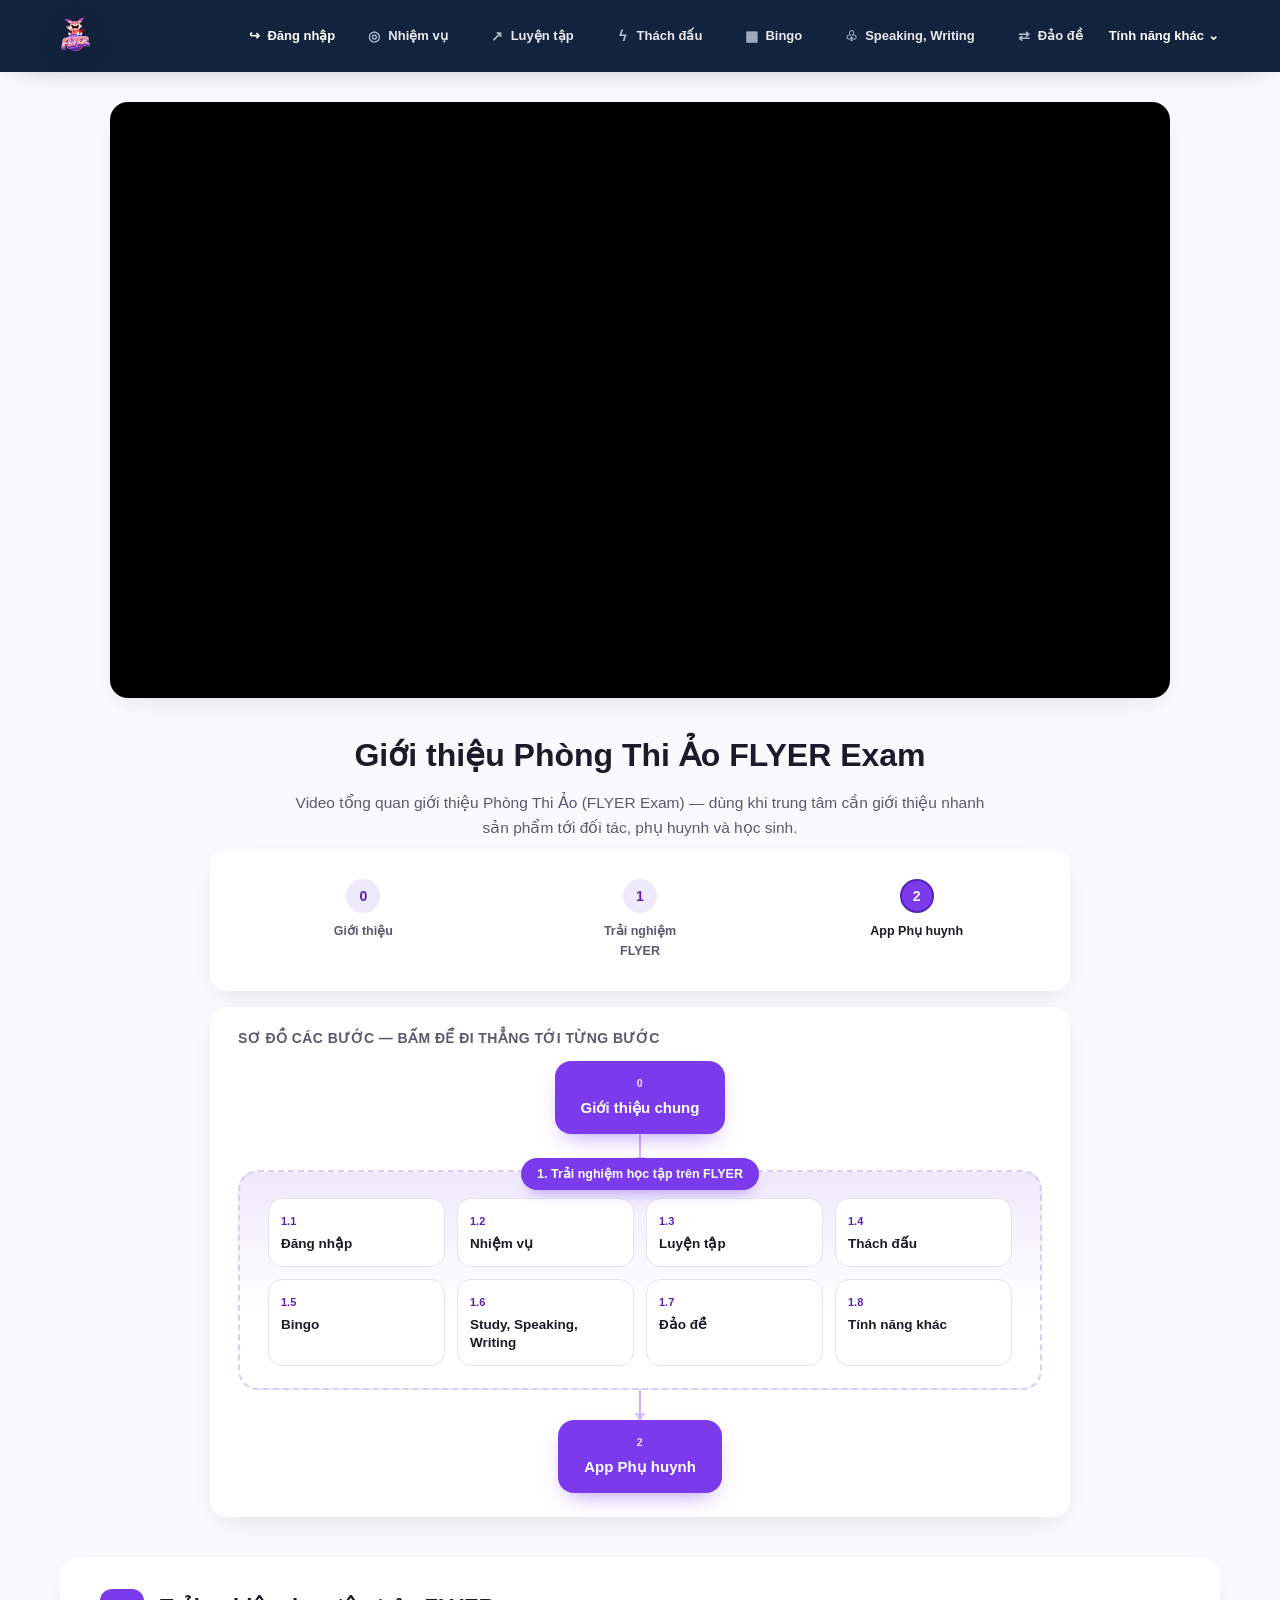
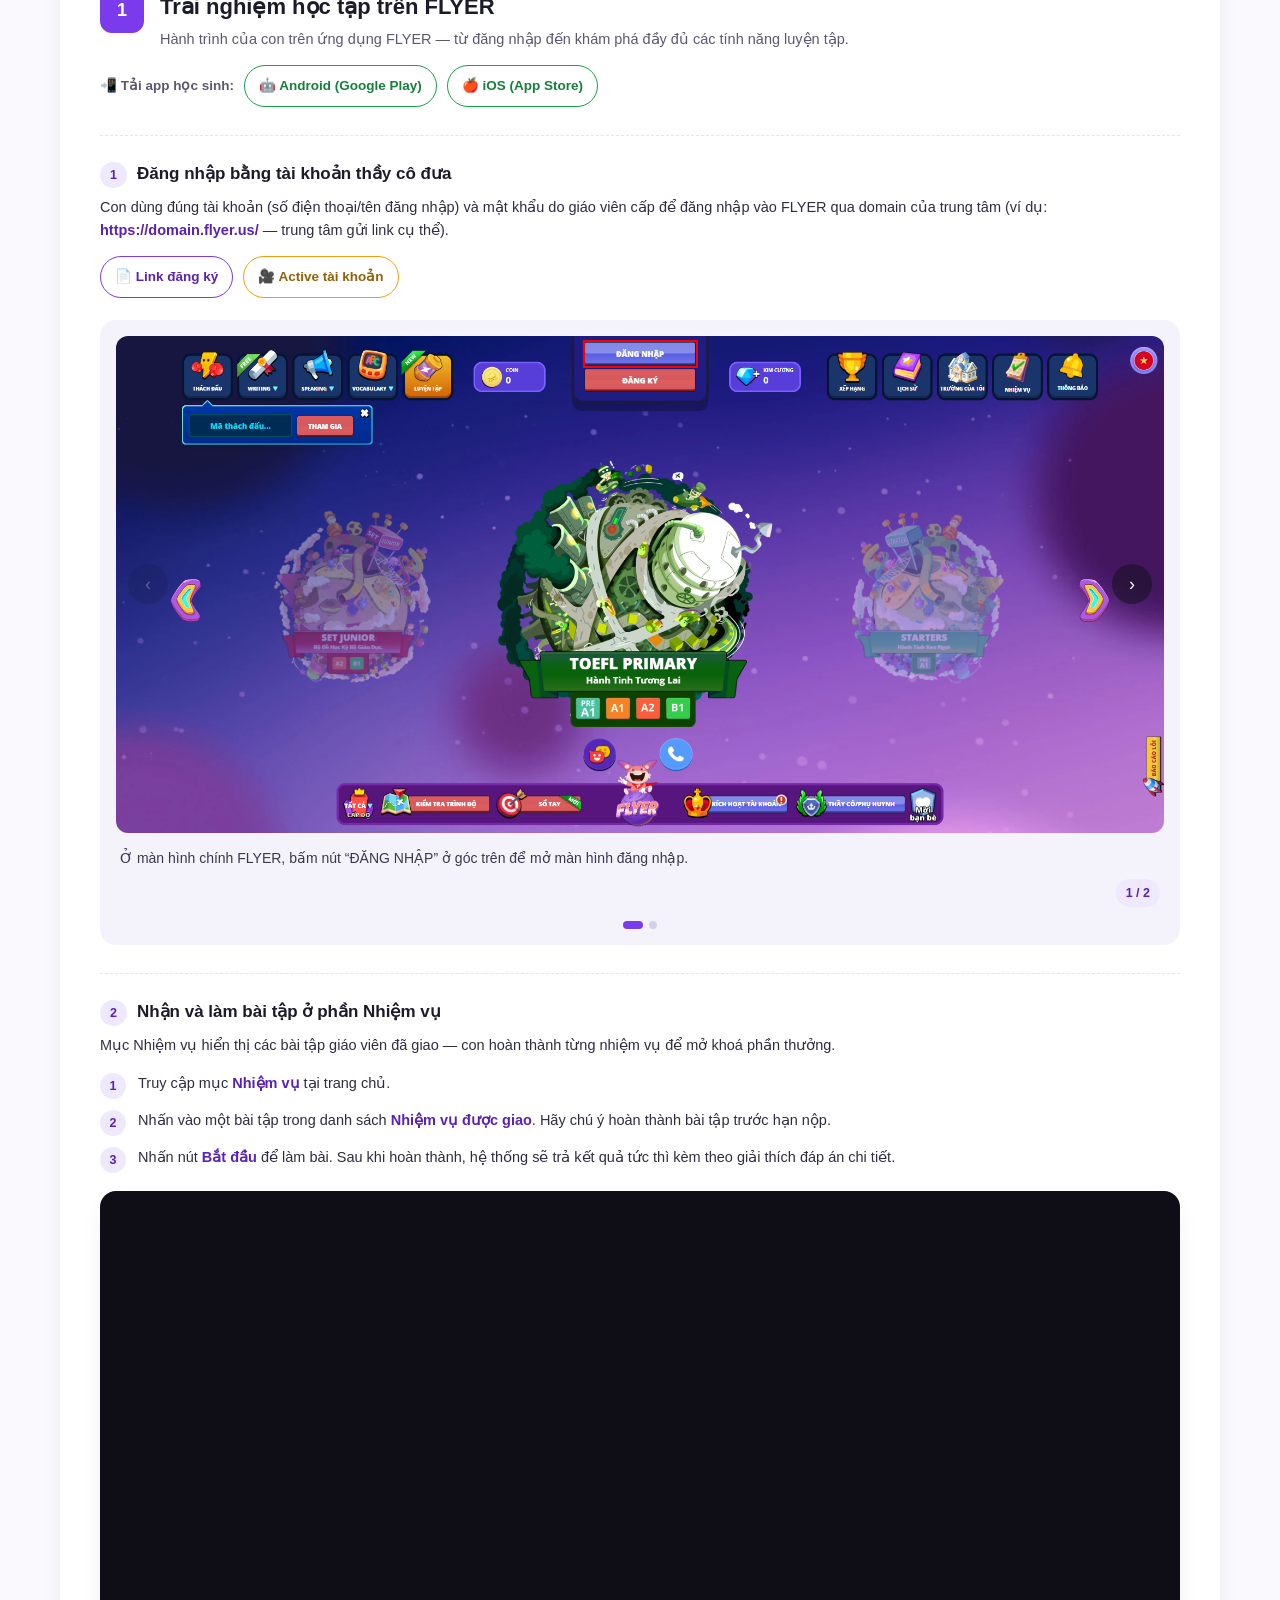
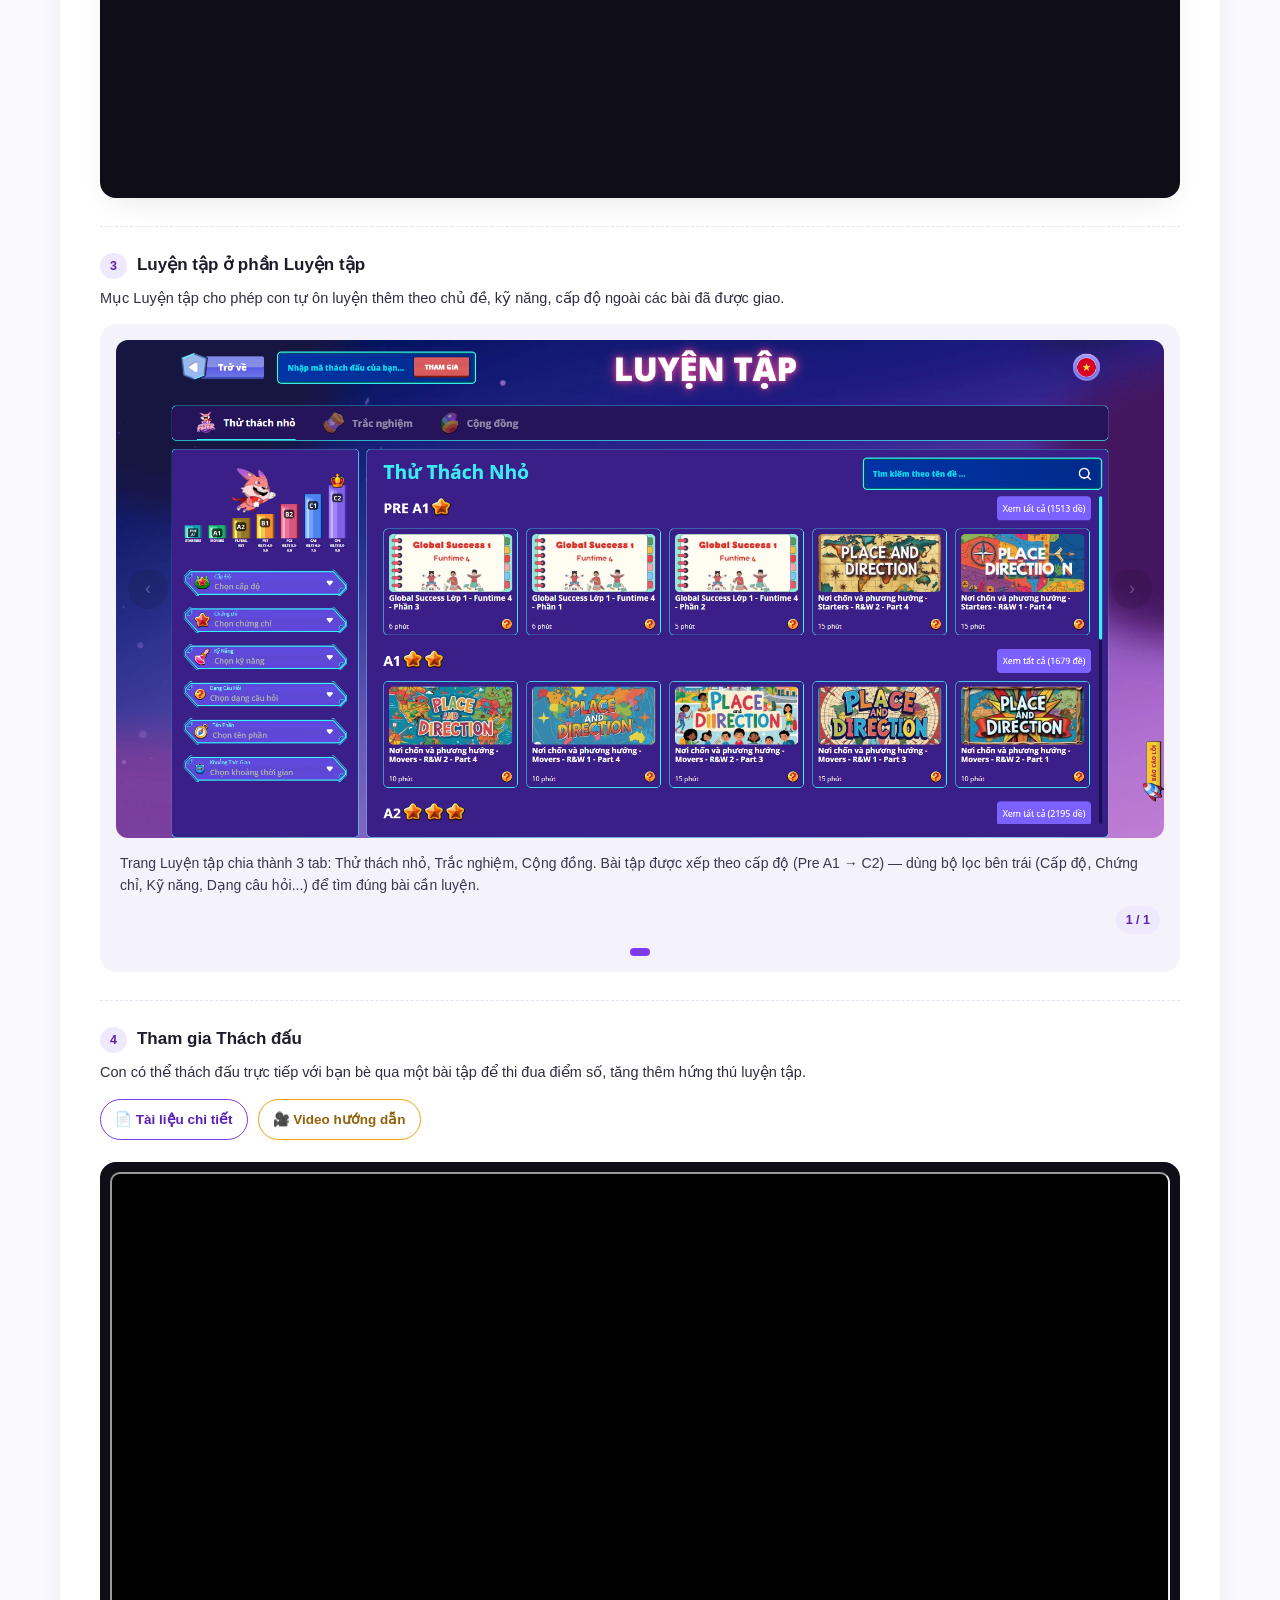
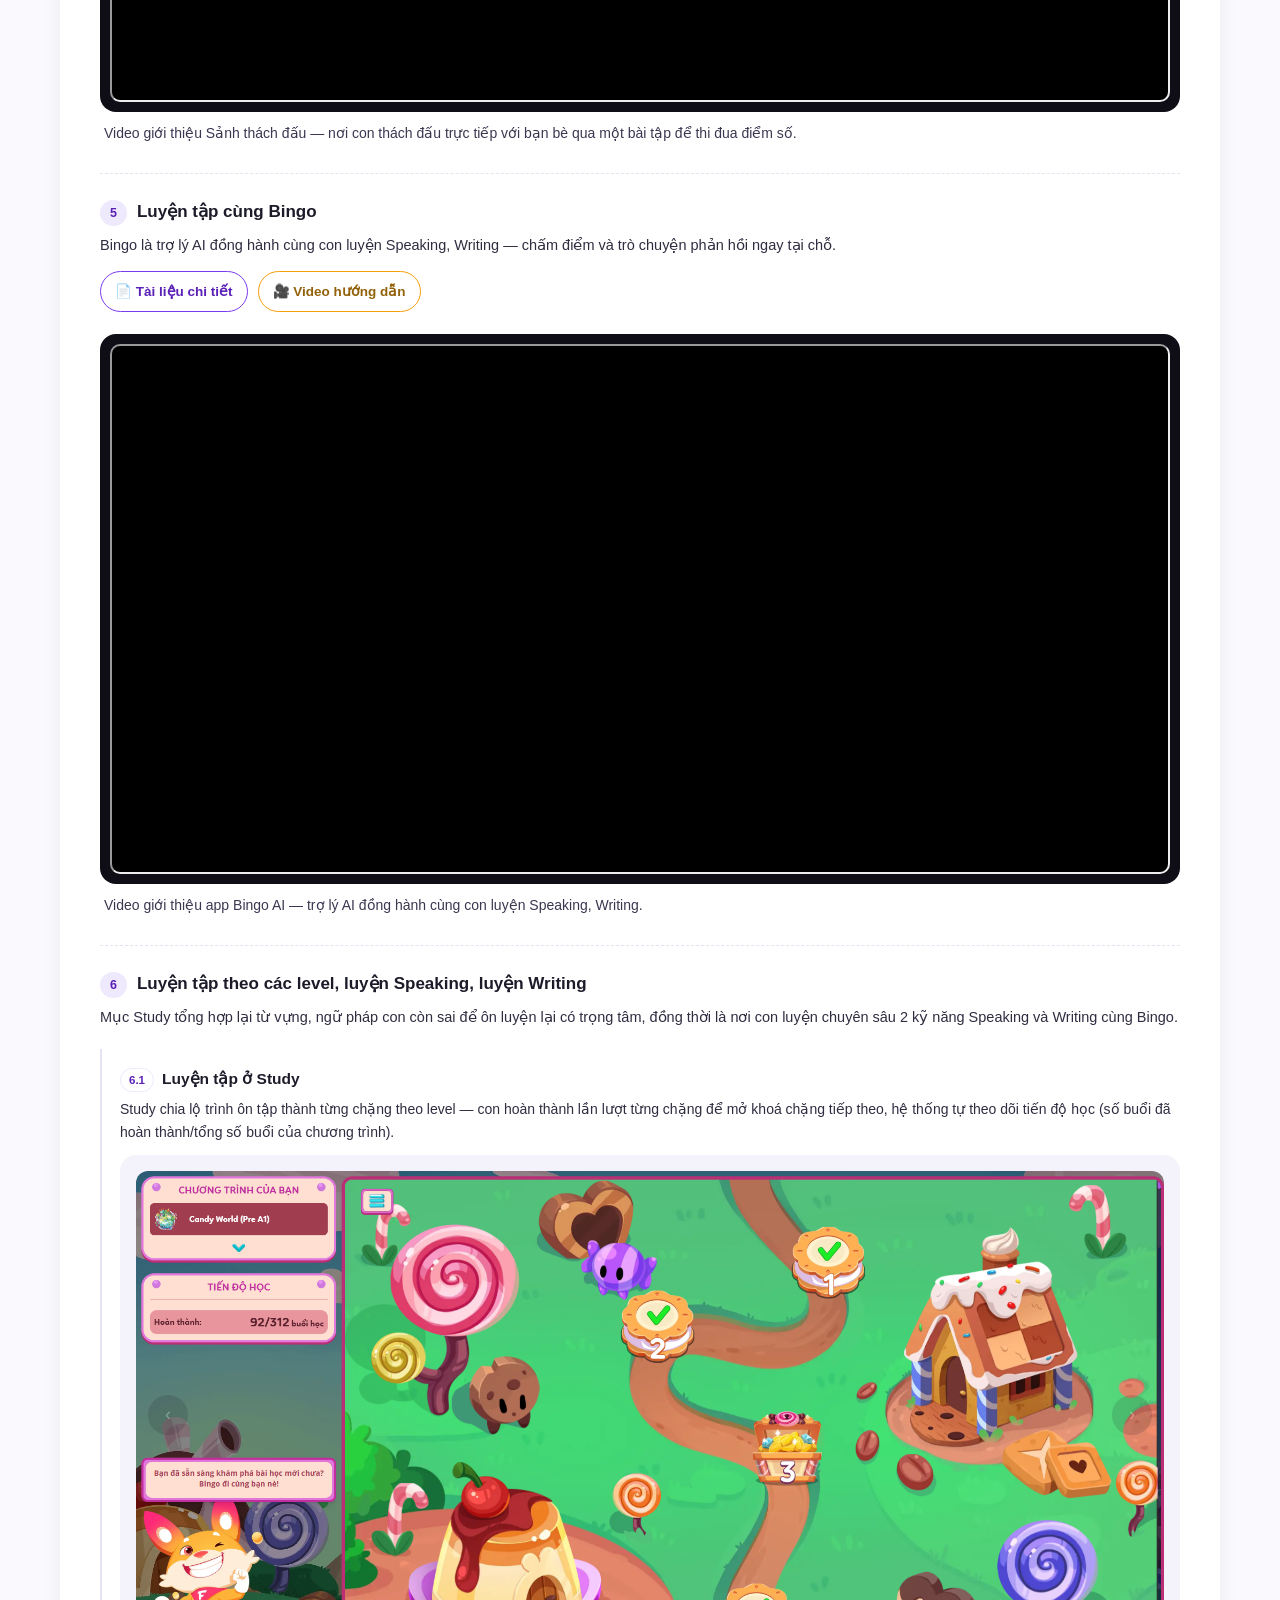
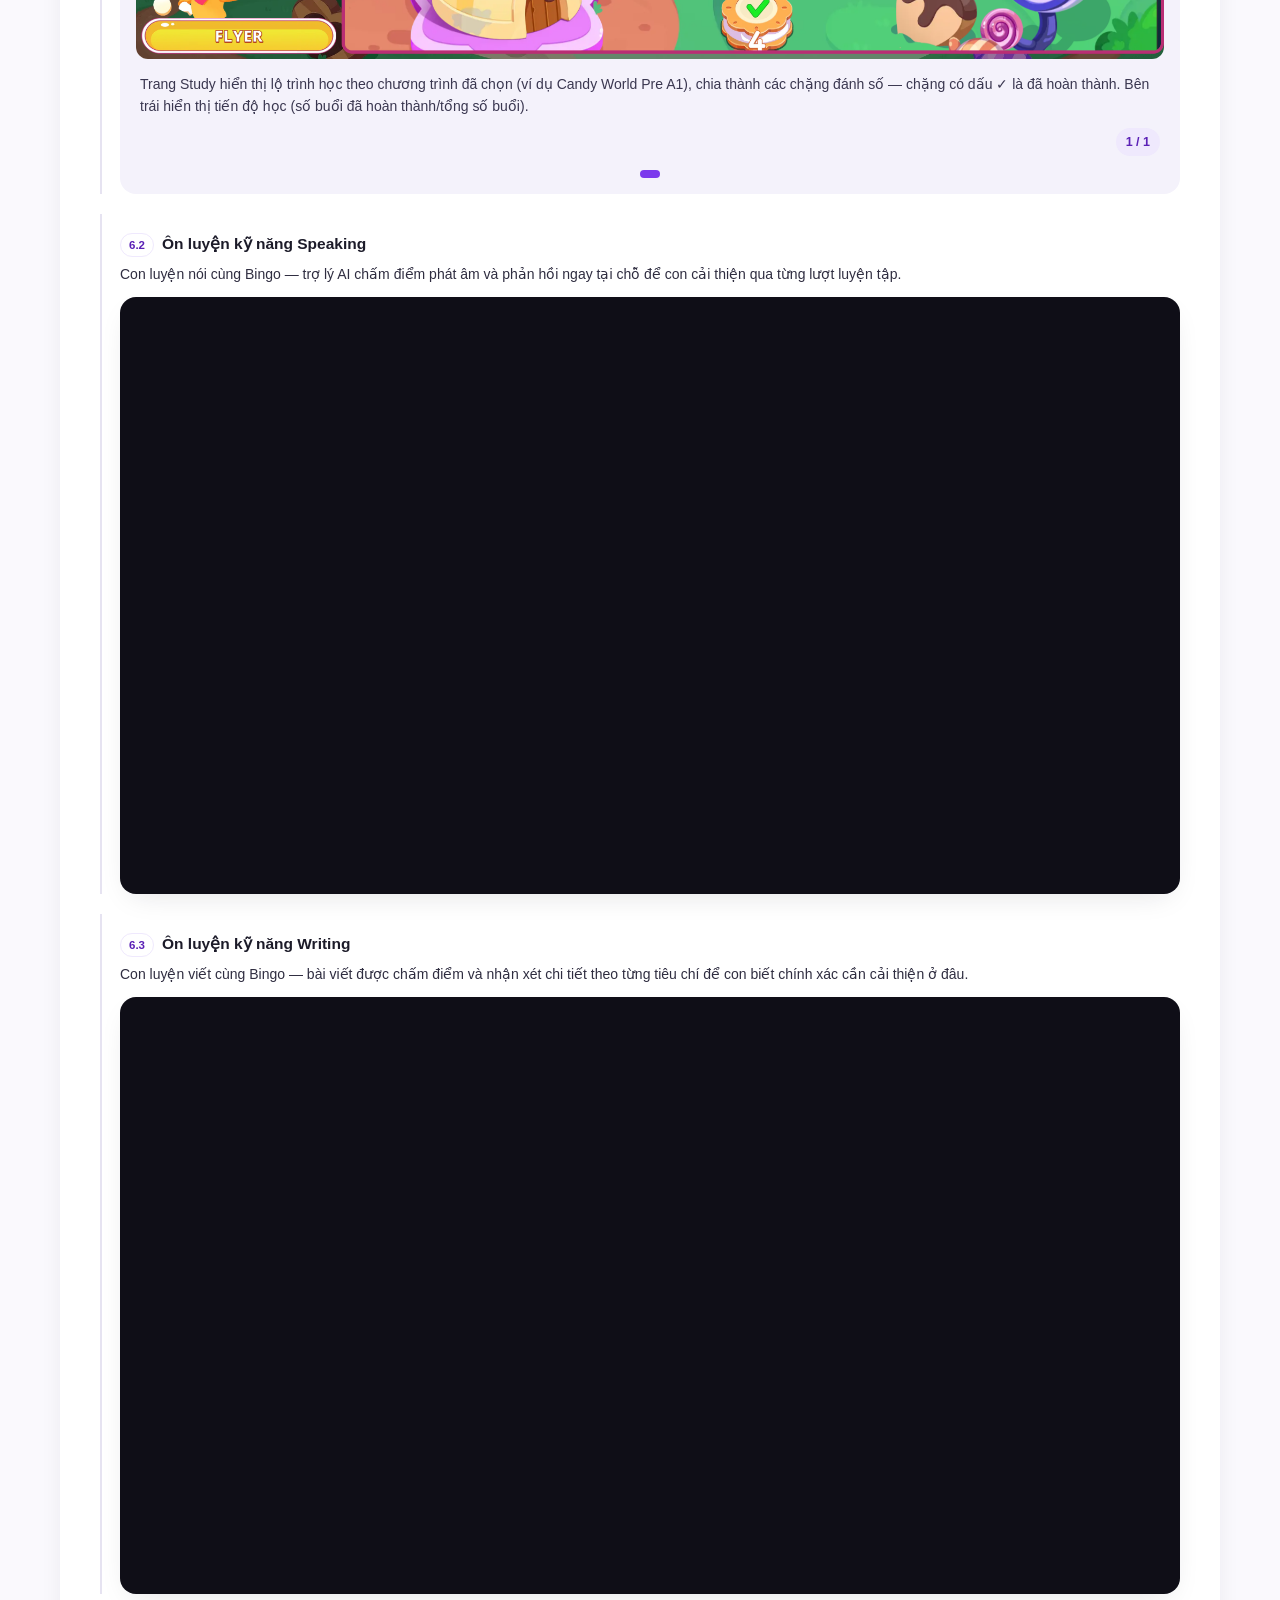
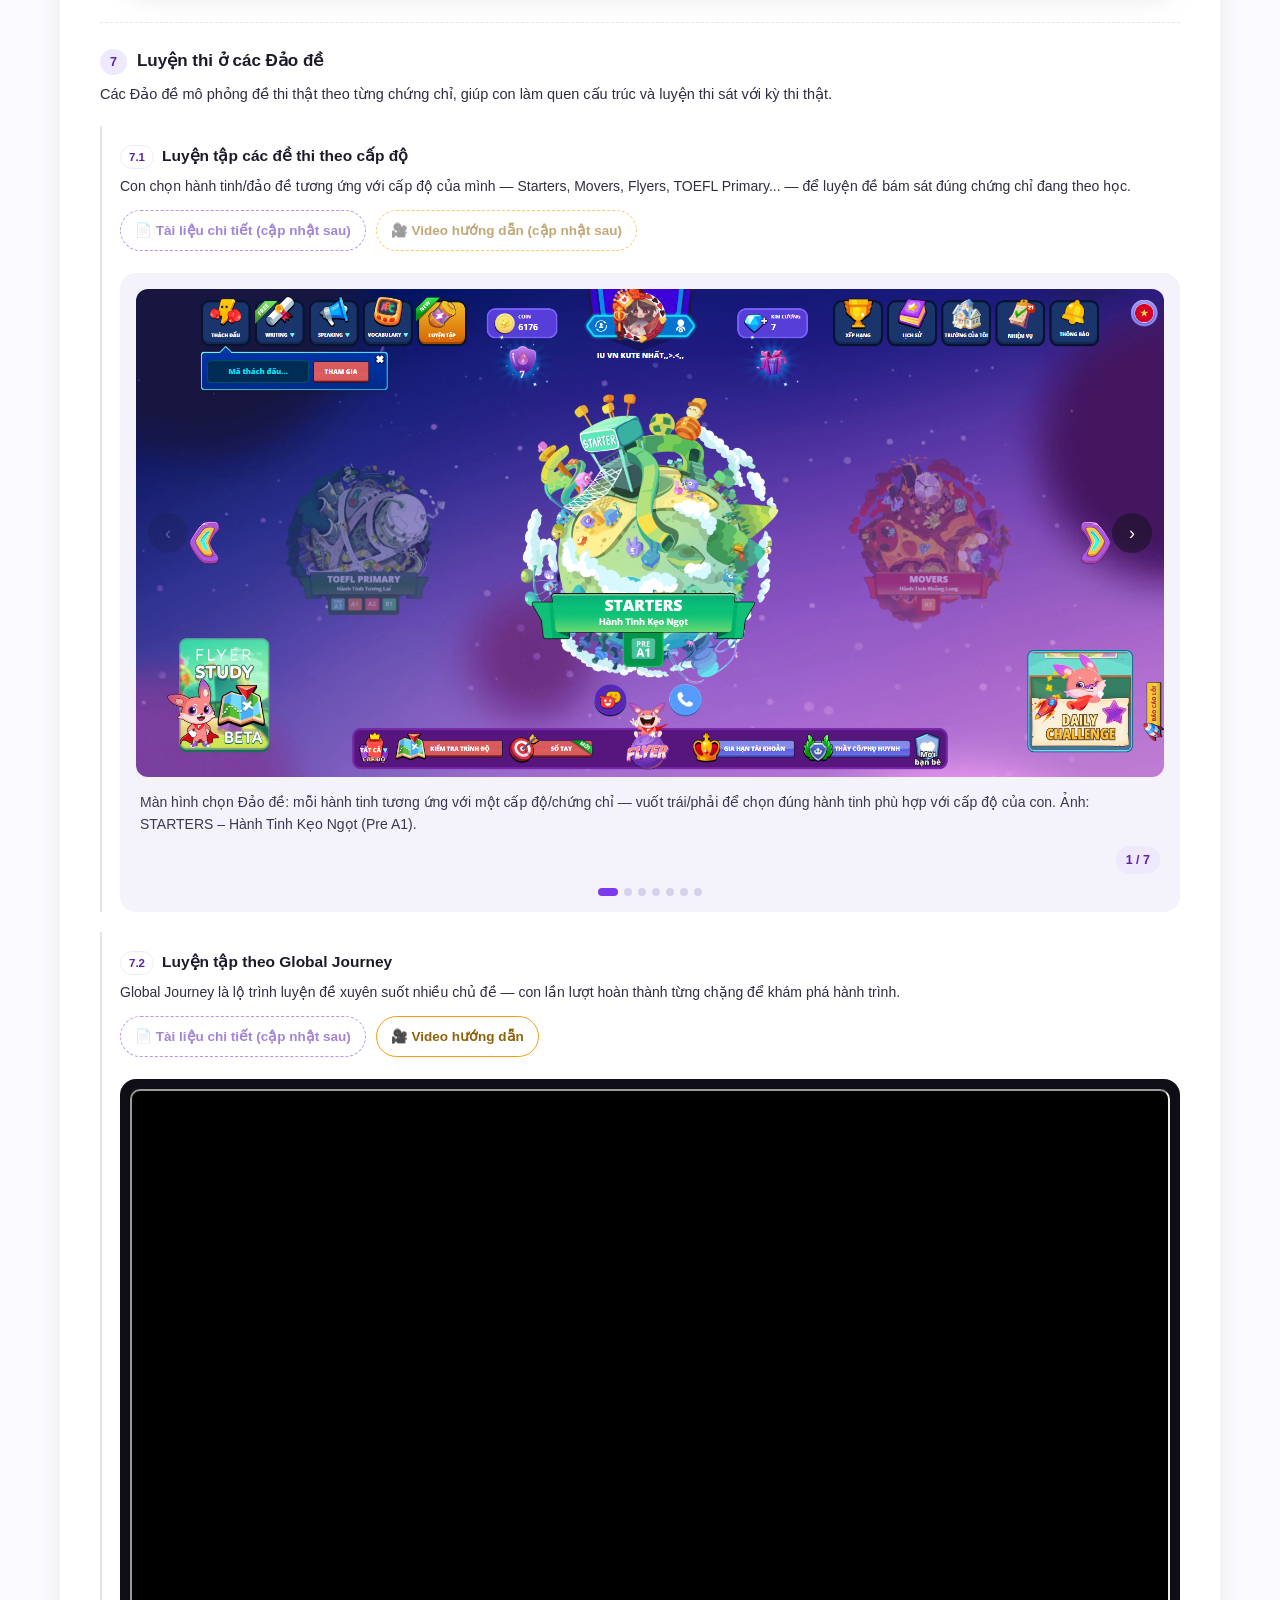
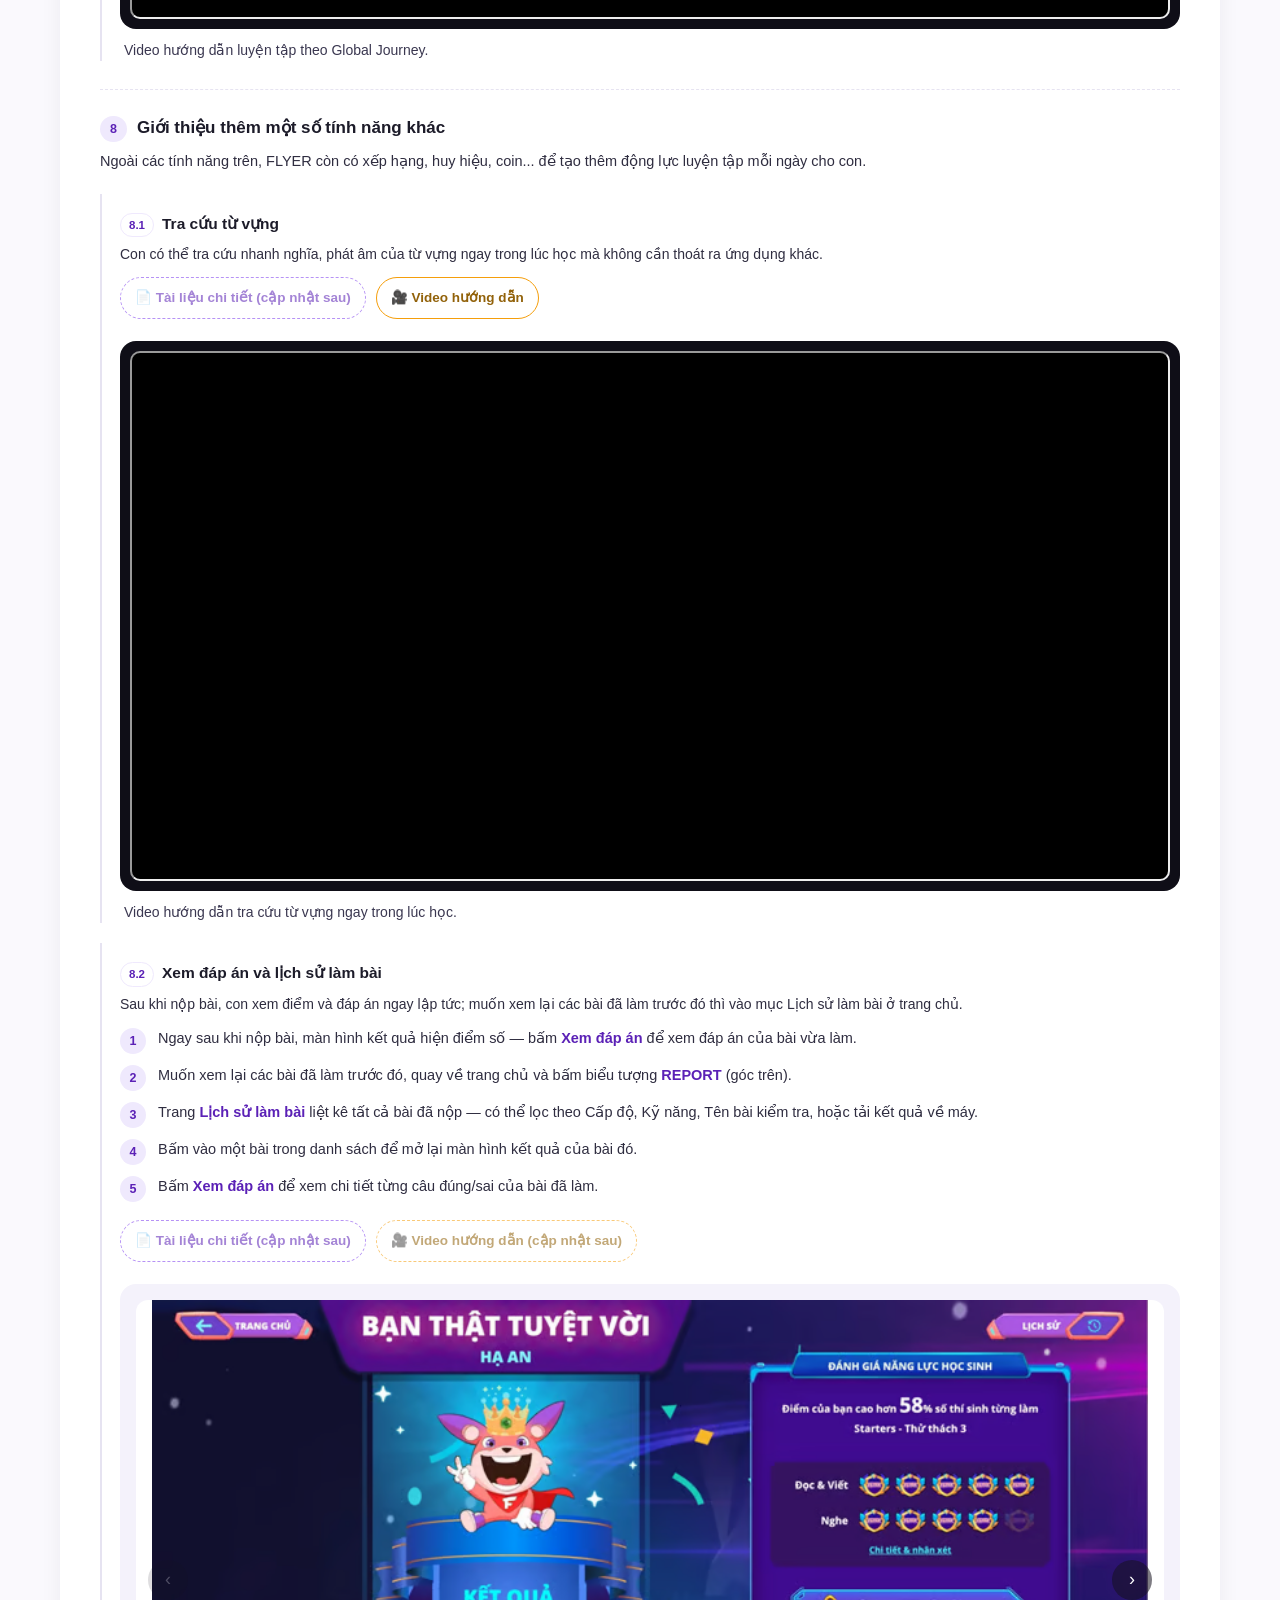
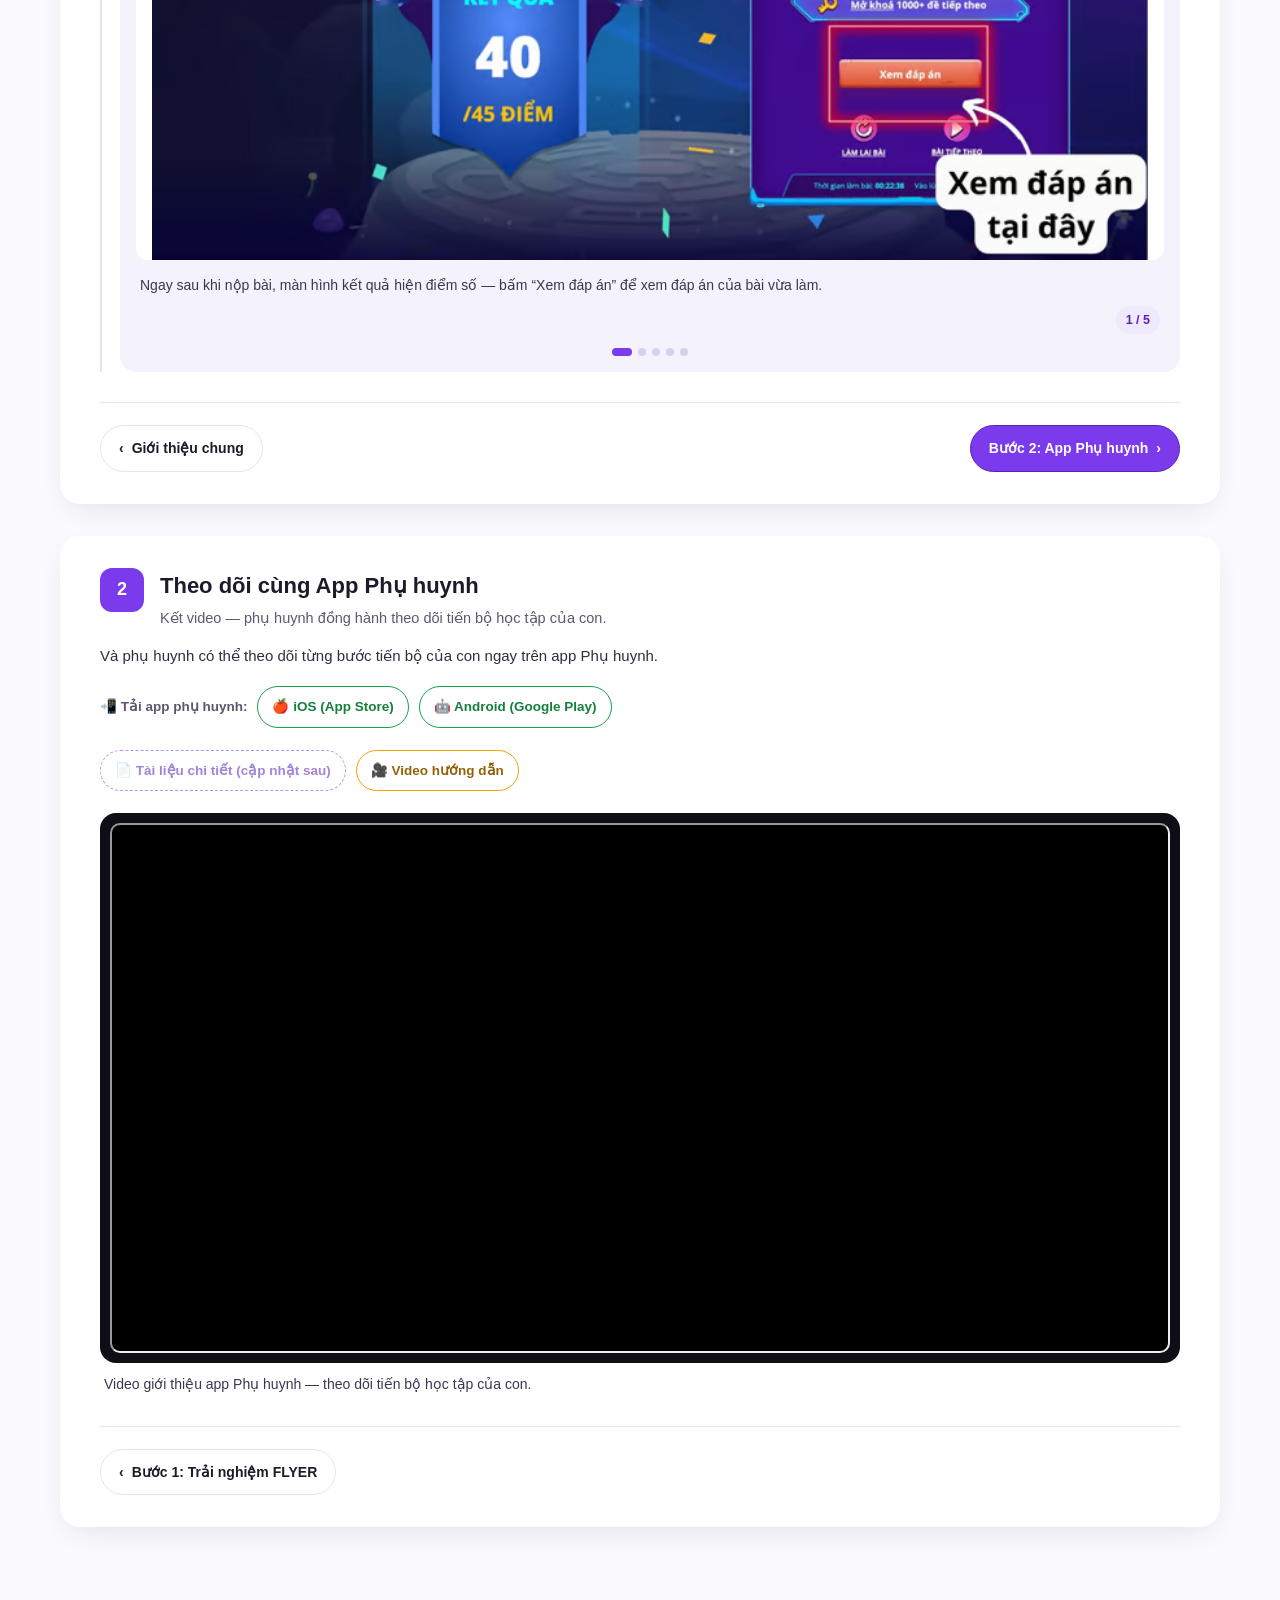
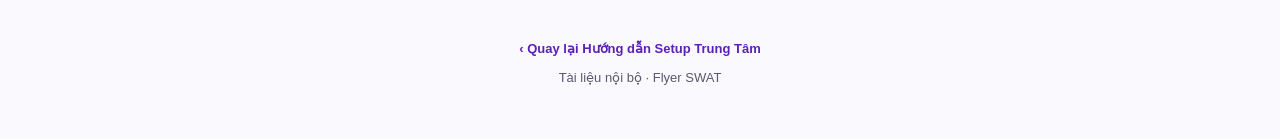
<file: flyer_exam/index.html>
<!DOCTYPE html>
<html lang="vi">
<head>
<meta charset="UTF-8">
<meta name="viewport" content="width=device-width, initial-scale=1.0">
<title>Triển khai FLYER cho Phụ huynh & Học sinh</title>
<link rel="stylesheet" href="css/style.css">
</head>
<body>

<header class="hero">
  <div class="hero__inner">
    <a class="hero__brand" href="#gioi-thieu" aria-label="FLYER Exam - Trang chủ">
      <img class="hero__logo" src="img/logo.png" alt="FLYER logo">
    </a>

    <button type="button" class="hero__menu-toggle" id="menu-toggle" aria-label="Mở menu" aria-expanded="false" aria-controls="hero-menu">
      <span class="hero__menu-toggle-bar"></span>
      <span class="hero__menu-toggle-bar"></span>
      <span class="hero__menu-toggle-bar"></span>
    </button>

    <div class="hero__menu-wrap" id="hero-menu">
      <button type="button" class="hero__menu-close" id="menu-close" aria-label="Đóng menu">×</button>
      <a class="hero__login" href="#dang-nhap-tai-khoan"><span aria-hidden="true">↪</span> Đăng nhập</a>
      <nav class="hero__nav hero__nav--primary" aria-label="Menu chính">
        <a class="hero__nav-link" href="#nhiem-vu"><span class="hero__nav-icon" aria-hidden="true">◎</span>Nhiệm vụ</a>
        <a class="hero__nav-link" href="#luyen-tap"><span class="hero__nav-icon" aria-hidden="true">↗</span>Luyện tập</a>
        <a class="hero__nav-link" href="#thach-dau"><span class="hero__nav-icon" aria-hidden="true">ϟ</span>Thách đấu</a>
        <a class="hero__nav-link" href="#bingo"><span class="hero__nav-icon" aria-hidden="true">▦</span>Bingo</a>
        <a class="hero__nav-link" href="#study"><span class="hero__nav-icon" aria-hidden="true">♧</span>Speaking, Writing</a>
        <a class="hero__nav-link" href="#dao-de"><span class="hero__nav-icon" aria-hidden="true">⇄</span>Đảo đề</a>
      </nav>
      <div class="hero__dropdown">
        <button type="button" class="hero__dropdown-toggle" aria-haspopup="true" aria-expanded="false">Tính năng khác <span class="hero__dropdown-arrow" aria-hidden="true">⌄</span></button>
        <nav class="hero__nav hero__dropdown-panel" aria-label="Tính năng khác">
          <span class="hero__dropdown-label">Khám phá thêm</span>
          <a class="hero__nav-link" href="#tra-cuu-tu-vung"><span class="hero__nav-icon" aria-hidden="true">⌕</span>Tra cứu từ vựng</a>
          <a class="hero__nav-link" href="#xem-dap-an-lich-su"><span class="hero__nav-icon" aria-hidden="true">🕘</span>Xem đáp án và lịch sử làm bài</a>
          <a class="hero__nav-link" href="https://drive.google.com/file/d/1DA23qHArNNXXNYD94w3r6xMY66OkzjPy/view" target="_blank" rel="noopener"><span class="hero__nav-icon" aria-hidden="true">🏆</span>Xem thành tích/xếp hạng</a>
        </nav>
      </div>
    </div>
  </div>
  <div class="hero__backdrop" id="menu-backdrop"></div>
</header>

<div class="hero-video-wrap" id="gioi-thieu">
  <iframe
    class="hero__video-player"
    src="https://www.youtube-nocookie.com/embed/Z34n0yWeLVI?rel=0"
    title="Giới thiệu Phòng Thi Ảo FLYER Exam"
    allow="accelerometer; autoplay; clipboard-write; encrypted-media; gyroscope; picture-in-picture; web-share"
    referrerpolicy="strict-origin-when-cross-origin"
    allowfullscreen
    loading="lazy"
  ></iframe>
</div>

<div class="hero-caption">
  <h1 class="hero__title">Giới thiệu Phòng Thi Ảo FLYER Exam</h1>
  <p class="hero__text">Video tổng quan giới thiệu Phòng Thi Ảo (FLYER Exam) — dùng khi trung tâm cần giới thiệu nhanh sản phẩm tới đối tác, phụ huynh và học sinh.</p>
</div>

<div class="stepper">
  <nav class="stepper__nav" aria-label="Các bước hướng dẫn">
    <a class="stepper__item is-active" href="#gioi-thieu"><span class="stepper__dot">0</span><span class="stepper__label">Giới thiệu</span></a>
    <a class="stepper__item" href="#trai-nghiem-flyer"><span class="stepper__dot">1</span><span class="stepper__label">Trải nghiệm FLYER</span></a>
    <a class="stepper__item" href="#app-phu-huynh"><span class="stepper__dot">2</span><span class="stepper__label">App Phụ huynh</span></a>
  </nav>

  <div class="toc">
    <h2 class="toc__title">Sơ đồ các bước — bấm để đi thẳng tới từng bước</h2>

    <div class="diagram">
      <a class="diagram__node" href="#gioi-thieu">
        <span class="diagram__num">0</span>
        <span class="diagram__label">Giới thiệu chung</span>
      </a>
      <span class="diagram__connector" aria-hidden="true"></span>

      <div class="diagram__group">
        <span class="diagram__group-label">1. Trải nghiệm học tập trên FLYER</span>
        <div class="diagram__grid">
          <a class="diagram__card" href="#dang-nhap-tai-khoan"><span class="diagram__card-num">1.1</span><span class="diagram__card-label">Đăng nhập</span></a>
          <a class="diagram__card" href="#nhiem-vu"><span class="diagram__card-num">1.2</span><span class="diagram__card-label">Nhiệm vụ</span></a>
          <a class="diagram__card" href="#luyen-tap"><span class="diagram__card-num">1.3</span><span class="diagram__card-label">Luyện tập</span></a>
          <a class="diagram__card" href="#thach-dau"><span class="diagram__card-num">1.4</span><span class="diagram__card-label">Thách đấu</span></a>
          <a class="diagram__card" href="#bingo"><span class="diagram__card-num">1.5</span><span class="diagram__card-label">Bingo</span></a>
          <a class="diagram__card" href="#study"><span class="diagram__card-num">1.6</span><span class="diagram__card-label">Study, Speaking, Writing</span></a>
          <a class="diagram__card" href="#dao-de"><span class="diagram__card-num">1.7</span><span class="diagram__card-label">Đảo đề</span></a>
          <a class="diagram__card" href="#tinh-nang-khac"><span class="diagram__card-num">1.8</span><span class="diagram__card-label">Tính năng khác</span></a>
        </div>
      </div>

      <span class="diagram__connector" aria-hidden="true"></span>
      <a class="diagram__node" href="#app-phu-huynh">
        <span class="diagram__num">2</span>
        <span class="diagram__label">App Phụ huynh</span>
      </a>
    </div>
  </div>
</div>

<main>

  <section class="step" id="trai-nghiem-flyer">
    <div class="step__head">
      <div class="step__badge">1</div>
      <div>
        <h2 class="step__title">Trải nghiệm học tập trên FLYER</h2>
        <p class="step__summary">Hành trình của con trên ứng dụng FLYER — từ đăng nhập đến khám phá đầy đủ các tính năng luyện tập.</p>
      </div>
    </div>

    <div class="app-links">
      <span class="app-links__label">📲 Tải app học sinh:</span>
      <a class="chip chip--store" href="https://play.google.com/store/apps/details?id=com.flyer.exam" target="_blank" rel="noopener">🤖 Android (Google Play)</a>
      <a class="chip chip--store" href="https://apps.apple.com/us/app/flyer-virtual-english-tests/id1671502218" target="_blank" rel="noopener">🍎 iOS (App Store)</a>
    </div>

    <div class="part" id="dang-nhap-tai-khoan">
      <div class="part__head">
        <span class="part__num">1</span>
        <h3 class="part__title">Đăng nhập bằng tài khoản thầy cô đưa</h3>
      </div>
      <p class="part__desc">Con dùng đúng tài khoản (số điện thoại/tên đăng nhập) và mật khẩu do giáo viên cấp để đăng nhập vào FLYER qua domain của trung tâm (ví dụ: <strong>https://domain.flyer.us/</strong> — trung tâm gửi link cụ thể).</p>

      <div class="step__toolbar">
        <a href="https://www.youtube.com/watch?v=XToKxtOYd5s&feature=youtu.be" target="_blank" rel="noopener" class="chip chip--doc">📄 Link đăng ký</a>
        <a href="https://www.youtube.com/watch?v=CpIAIPaXLoY&feature=youtu.be" target="_blank" rel="noopener" class="chip chip--video">🎥 Active tài khoản</a>
      </div>

      <div class="carousel" data-carousel>
        <div class="carousel__frame">
          <button class="carousel__nav carousel__nav--prev" type="button" aria-label="Ảnh trước"></button>
          <div class="carousel__slides">
            <figure class="carousel__slide is-active">
              <img class="carousel__img" src="img/1.login.png" alt="Ở màn hình chính FLYER, bấm nút “ĐĂNG NHẬP” ở góc trên để mở màn hình đăng nhập.">
            </figure>
            <figure class="carousel__slide">
              <img class="carousel__img" src="img/1.1login_account.png" alt="Nhập đúng Số điện thoại/Tên đăng nhập và Mật khẩu do trung tâm cấp, sau đó bấm “ĐĂNG NHẬP” để vào hệ thống.">
            </figure>
          </div>
          <span class="carousel__zoom-hint">🔍 Bấm để xem ảnh lớn</span>
          <button class="carousel__nav carousel__nav--next" type="button" aria-label="Ảnh sau"></button>
        </div>
        <div class="carousel__captions">
          <p class="carousel__caption is-active">Ở màn hình chính FLYER, bấm nút “ĐĂNG NHẬP” ở góc trên để mở màn hình đăng nhập.</p>
          <p class="carousel__caption">Nhập đúng Số điện thoại/Tên đăng nhập và Mật khẩu do trung tâm cấp, sau đó bấm “ĐĂNG NHẬP” để vào hệ thống.</p>
        </div>
        <div class="carousel__footer">
          <span class="carousel__counter">1 / 2</span>
        </div>
        <div class="carousel__dots">
          <button class="carousel__dot is-active" type="button" aria-label="Ảnh 1"></button>
          <button class="carousel__dot" type="button" aria-label="Ảnh 2"></button>
        </div>
      </div>
    </div>

    <div class="part" id="nhiem-vu">
      <div class="part__head">
        <span class="part__num">2</span>
        <h3 class="part__title">Nhận và làm bài tập ở phần Nhiệm vụ</h3>
      </div>
      <p class="part__desc">Mục Nhiệm vụ hiển thị các bài tập giáo viên đã giao — con hoàn thành từng nhiệm vụ để mở khoá phần thưởng.</p>

      <ol class="mini-steps">
        <li><span class="mini-steps__num">1</span><span>Truy cập mục <strong>Nhiệm vụ</strong> tại trang chủ.</span></li>
        <li><span class="mini-steps__num">2</span><span>Nhấn vào một bài tập trong danh sách <strong>Nhiệm vụ được giao</strong>. Hãy chú ý hoàn thành bài tập trước hạn nộp.</span></li>
        <li><span class="mini-steps__num">3</span><span>Nhấn nút <strong>Bắt đầu</strong> để làm bài. Sau khi hoàn thành, hệ thống sẽ trả kết quả tức thì kèm theo giải thích đáp án chi tiết.</span></li>
      </ol>

      <!-- <div class="step__toolbar">
        <span class="chip chip--doc chip--disabled">📄 Tài liệu chi tiết (cập nhật sau)</span>
        <span class="chip chip--video chip--disabled">🎥 Video hướng dẫn (cập nhật sau)</span>
      </div> -->

      <div class="canva-embed">
        <iframe src="https://iframely.net/o7UInUp9" allowfullscreen="" allow="fullscreen *;"></iframe>
      </div>
    </div>

    <div class="part" id="luyen-tap">
      <div class="part__head">
        <span class="part__num">3</span>
        <h3 class="part__title">Luyện tập ở phần Luyện tập</h3>
      </div>
      <p class="part__desc">Mục Luyện tập cho phép con tự ôn luyện thêm theo chủ đề, kỹ năng, cấp độ ngoài các bài đã được giao.</p>

      <!-- <div class="step__toolbar">
        <span class="chip chip--doc chip--disabled">📄 Tài liệu chi tiết (cập nhật sau)</span>
        <span class="chip chip--video chip--disabled">🎥 Video hướng dẫn (cập nhật sau)</span>
      </div> -->

      <div class="carousel" data-carousel>
        <div class="carousel__frame">
          <button class="carousel__nav carousel__nav--prev" type="button" aria-label="Ảnh trước"></button>
          <div class="carousel__slides">
            <figure class="carousel__slide is-active">
              <img class="carousel__img" src="img/3luyentap.png" alt="Trang Luyện tập chia thành 3 tab: Thử thách nhỏ, Trắc nghiệm, Cộng đồng. Bài tập được xếp theo cấp độ (Pre A1 → C2) — dùng bộ lọc bên trái (Cấp độ, Chứng chỉ, Kỹ năng, Dạng câu hỏi...) để tìm đúng bài cần luyện.">
            </figure>
          </div>
          <span class="carousel__zoom-hint">🔍 Bấm để xem ảnh lớn</span>
          <button class="carousel__nav carousel__nav--next" type="button" aria-label="Ảnh sau"></button>
        </div>
        <div class="carousel__captions">
          <p class="carousel__caption is-active">Trang Luyện tập chia thành 3 tab: Thử thách nhỏ, Trắc nghiệm, Cộng đồng. Bài tập được xếp theo cấp độ (Pre A1 → C2) — dùng bộ lọc bên trái (Cấp độ, Chứng chỉ, Kỹ năng, Dạng câu hỏi...) để tìm đúng bài cần luyện.</p>
        </div>
        <div class="carousel__footer">
          <span class="carousel__counter">1 / 1</span>
        </div>
        <div class="carousel__dots">
          <button class="carousel__dot is-active" type="button" aria-label="Ảnh 1"></button>
        </div>
      </div>
    </div>

    <div class="part" id="thach-dau">
      <div class="part__head">
        <span class="part__num">4</span>
        <h3 class="part__title">Tham gia Thách đấu</h3>
      </div>
      <p class="part__desc">Con có thể thách đấu trực tiếp với bạn bè qua một bài tập để thi đua điểm số, tăng thêm hứng thú luyện tập.</p>

      <div class="step__toolbar">
        <a href="https://help.flyer.vn/danh-cho-hoc-sinh/thach-dau" target="_blank" class="chip chip--doc" >📄 Tài liệu chi tiết</a>
        <a href="https://www.youtube.com/watch?v=ezPMNxJXELA" target="_blank" rel="noopener" class="chip chip--video">🎥 Video hướng dẫn</a>
      </div>

      <div class="video-embed">
        <iframe
          class="video-embed__player"
          src="https://www.youtube.com/embed/ezPMNxJXELA?rel=0"
          title="Video thách đấu FLYER"
          allow="accelerometer; autoplay; clipboard-write; encrypted-media; gyroscope; picture-in-picture; web-share"
          referrerpolicy="strict-origin-when-cross-origin"
          allowfullscreen
          loading="lazy"
        ></iframe>
      </div>
      <p class="video-embed__caption">Video giới thiệu Sảnh thách đấu — nơi con thách đấu trực tiếp với bạn bè qua một bài tập để thi đua điểm số.</p>
    </div>

    <div class="part" id="bingo">
      <div class="part__head">
        <span class="part__num">5</span>
        <h3 class="part__title">Luyện tập cùng Bingo</h3>
      </div>
      <p class="part__desc">Bingo là trợ lý AI đồng hành cùng con luyện Speaking, Writing — chấm điểm và trò chuyện phản hồi ngay tại chỗ.</p>

      <div class="step__toolbar">
        <a href="https://help.flyer.vn/danh-cho-hoc-sinh/tro-chuyen-voi-bingo-ai" target="_blank" class="chip chip--doc" >📄 Tài liệu chi tiết</a>
        <a href="https://www.youtube.com/watch?v=O7jY3zhgP0s" target="_blank" rel="noopener" class="chip chip--video">🎥 Video hướng dẫn</a>
      </div>

      <div class="video-embed">
        <iframe
          class="video-embed__player"
          src="https://www.youtube.com/embed/O7jY3zhgP0s?rel=0"
          title="Video Luyện tập cùng Bingo"
          allow="accelerometer; autoplay; clipboard-write; encrypted-media; gyroscope; picture-in-picture; web-share"
          referrerpolicy="strict-origin-when-cross-origin"
          allowfullscreen
          loading="lazy"
        ></iframe>
      </div>
      <p class="video-embed__caption">Video giới thiệu app Bingo AI — trợ lý AI đồng hành cùng con luyện Speaking, Writing.</p>
    </div>

    <div class="part" id="study">
      <div class="part__head">
        <span class="part__num">6</span>
        <h3 class="part__title">Luyện tập theo các level, luyện Speaking, luyện Writing</h3>
      </div>
      <p class="part__desc">Mục Study tổng hợp lại từ vựng, ngữ pháp con còn sai để ôn luyện lại có trọng tâm, đồng thời là nơi con luyện chuyên sâu 2 kỹ năng Speaking và Writing cùng Bingo.</p>

      <div class="subpart" id="luyen-tap-o-study">
        <div class="subpart__head">
          <span class="subpart__num">6.1</span>
          <h4 class="subpart__title">Luyện tập ở Study</h4>
        </div>
        <p class="subpart__desc">Study chia lộ trình ôn tập thành từng chặng theo level — con hoàn thành lần lượt từng chặng để mở khoá chặng tiếp theo, hệ thống tự theo dõi tiến độ học (số buổi đã hoàn thành/tổng số buổi của chương trình).</p>

        <!-- <div class="step__toolbar">
          <span class="chip chip--doc chip--disabled">📄 Tài liệu chi tiết (cập nhật sau)</span>
          <span class="chip chip--video chip--disabled">🎥 Video hướng dẫn (cập nhật sau)</span>
        </div> -->

        <div class="carousel" data-carousel>
          <div class="carousel__frame">
            <button class="carousel__nav carousel__nav--prev" type="button" aria-label="Ảnh trước"></button>
            <div class="carousel__slides">
              <figure class="carousel__slide is-active">
                <img class="carousel__img" src="img/4.study.png" alt="Trang Study hiển thị lộ trình học theo chương trình đã chọn (ví dụ Candy World Pre A1), chia thành các chặng đánh số — chặng có dấu ✓ là đã hoàn thành. Bên trái hiển thị tiến độ học (số buổi đã hoàn thành/tổng số buổi).">
              </figure>
            </div>
            <span class="carousel__zoom-hint">🔍 Bấm để xem ảnh lớn</span>
            <button class="carousel__nav carousel__nav--next" type="button" aria-label="Ảnh sau"></button>
          </div>
          <div class="carousel__captions">
            <p class="carousel__caption is-active">Trang Study hiển thị lộ trình học theo chương trình đã chọn (ví dụ Candy World Pre A1), chia thành các chặng đánh số — chặng có dấu ✓ là đã hoàn thành. Bên trái hiển thị tiến độ học (số buổi đã hoàn thành/tổng số buổi).</p>
          </div>
          <div class="carousel__footer">
            <span class="carousel__counter">1 / 1</span>
          </div>
          <div class="carousel__dots">
            <button class="carousel__dot is-active" type="button" aria-label="Ảnh 1"></button>
          </div>
        </div>
      </div>

      <div class="subpart" id="on-luyen-ky-nang-speaking">
        <div class="subpart__head">
          <span class="subpart__num">6.2</span>
          <h4 class="subpart__title">Ôn luyện kỹ năng Speaking</h4>
        </div>
        <p class="subpart__desc">Con luyện nói cùng Bingo — trợ lý AI chấm điểm phát âm và phản hồi ngay tại chỗ để con cải thiện qua từng lượt luyện tập.</p>

        <div class="canva-embed">
          <iframe src="https://iframely.net/uq7LhhzF" allowfullscreen="" allow="fullscreen *;"></iframe>
        </div>
      </div>

      <div class="subpart" id="on-luyen-ky-nang-writing">
        <div class="subpart__head">
          <span class="subpart__num">6.3</span>
          <h4 class="subpart__title">Ôn luyện kỹ năng Writing</h4>
        </div>
        <p class="subpart__desc">Con luyện viết cùng Bingo — bài viết được chấm điểm và nhận xét chi tiết theo từng tiêu chí để con biết chính xác cần cải thiện ở đâu.</p>

        <div class="canva-embed">
          <iframe src="https://iframely.net/N8uzQgv1" allowfullscreen="" allow="fullscreen *;"></iframe>
        </div>
      </div>
    </div>

    <div class="part" id="dao-de">
      <div class="part__head">
        <span class="part__num">7</span>
        <h3 class="part__title">Luyện thi ở các Đảo đề</h3>
      </div>
      <p class="part__desc">Các Đảo đề mô phỏng đề thi thật theo từng chứng chỉ, giúp con làm quen cấu trúc và luyện thi sát với kỳ thi thật.</p>

      <div class="subpart" id="dao-de-theo-cap-do">
        <div class="subpart__head">
          <span class="subpart__num">7.1</span>
          <h4 class="subpart__title">Luyện tập các đề thi theo cấp độ</h4>
        </div>
        <p class="subpart__desc">Con chọn hành tinh/đảo đề tương ứng với cấp độ của mình — Starters, Movers, Flyers, TOEFL Primary... — để luyện đề bám sát đúng chứng chỉ đang theo học.</p>

        <div class="step__toolbar">
          <span class="chip chip--doc chip--disabled">📄 Tài liệu chi tiết (cập nhật sau)</span>
          <span class="chip chip--video chip--disabled">🎥 Video hướng dẫn (cập nhật sau)</span>
        </div>

        <div class="carousel" data-carousel>
          <div class="carousel__frame">
            <button class="carousel__nav carousel__nav--prev" type="button" aria-label="Ảnh trước"></button>
            <div class="carousel__slides">
              <figure class="carousel__slide is-active">
                <img class="carousel__img" src="img/7.1daode.png" alt="Màn hình chọn Đảo đề: mỗi hành tinh tương ứng với một cấp độ/chứng chỉ — vuốt trái/phải để chọn đúng hành tinh phù hợp với cấp độ của con. Ảnh: STARTERS – Hành Tinh Kẹo Ngọt (Pre A1).">
              </figure>
              <figure class="carousel__slide">
                <img class="carousel__img" src="img/7.12daode.png" alt="MOVERS – Hành Tinh Khủng Long (A1).">
              </figure>
              <figure class="carousel__slide">
                <img class="carousel__img" src="img/7.14daode.png" alt="TOEFL JUNIOR – miễn phí (A2, B1, B2).">
              </figure>
              <figure class="carousel__slide">
                <img class="carousel__img" src="img/7.15daode.png" alt="KET – Đề Thi KET Cambridge (A2).">
              </figure>
              <figure class="carousel__slide">
                <img class="carousel__img" src="img/7.16daode.png" alt="PET – Đề Thi PET Cambridge (B1).">
              </figure>
              <figure class="carousel__slide">
                <img class="carousel__img" src="img/7.17daode.png" alt="IOE – Dành cho học sinh Lớp 3, Lớp 4... (Pre A1, A1, A2, B1).">
              </figure>
              <figure class="carousel__slide">
                <img class="carousel__img" src="img/7.18daode.png" alt="SET PRIMARY – Bộ Đề Học Kỳ Bộ Giáo Dục (Pre A1, A1, A2).">
              </figure>
            </div>
            <span class="carousel__zoom-hint">🔍 Bấm để xem ảnh lớn</span>
            <button class="carousel__nav carousel__nav--next" type="button" aria-label="Ảnh sau"></button>
          </div>
          <div class="carousel__captions">
            <p class="carousel__caption is-active">Màn hình chọn Đảo đề: mỗi hành tinh tương ứng với một cấp độ/chứng chỉ — vuốt trái/phải để chọn đúng hành tinh phù hợp với cấp độ của con. Ảnh: STARTERS – Hành Tinh Kẹo Ngọt (Pre A1).</p>
            <p class="carousel__caption">MOVERS – Hành Tinh Khủng Long (A1).</p>
            <p class="carousel__caption">TOEFL JUNIOR – miễn phí (A2, B1, B2).</p>
            <p class="carousel__caption">KET – Đề Thi KET Cambridge (A2).</p>
            <p class="carousel__caption">PET – Đề Thi PET Cambridge (B1).</p>
            <p class="carousel__caption">IOE – Dành cho học sinh Lớp 3, Lớp 4... (Pre A1, A1, A2, B1).</p>
            <p class="carousel__caption">SET PRIMARY – Bộ Đề Học Kỳ Bộ Giáo Dục (Pre A1, A1, A2).</p>
          </div>
          <div class="carousel__footer">
            <span class="carousel__counter">1 / 7</span>
          </div>
          <div class="carousel__dots">
            <button class="carousel__dot is-active" type="button" aria-label="Ảnh 1"></button>
            <button class="carousel__dot" type="button" aria-label="Ảnh 2"></button>
            <button class="carousel__dot" type="button" aria-label="Ảnh 3"></button>
            <button class="carousel__dot" type="button" aria-label="Ảnh 4"></button>
            <button class="carousel__dot" type="button" aria-label="Ảnh 5"></button>
            <button class="carousel__dot" type="button" aria-label="Ảnh 6"></button>
            <button class="carousel__dot" type="button" aria-label="Ảnh 7"></button>
          </div>
        </div>
      </div>

      <div class="subpart" id="global-journey">
        <div class="subpart__head">
          <span class="subpart__num">7.2</span>
          <h4 class="subpart__title">Luyện tập theo Global Journey</h4>
        </div>
        <p class="subpart__desc">Global Journey là lộ trình luyện đề xuyên suốt nhiều chủ đề — con lần lượt hoàn thành từng chặng để khám phá hành trình.</p>

        <div class="step__toolbar">
          <span class="chip chip--doc chip--disabled">📄 Tài liệu chi tiết (cập nhật sau)</span>
          <a href="https://www.youtube.com/watch?v=R1JeV_0spvM" target="_blank" rel="noopener" class="chip chip--video">🎥 Video hướng dẫn</a>
        </div>

        <div class="video-embed">
          <iframe
            class="video-embed__player"
            src="https://www.youtube.com/embed/R1JeV_0spvM?rel=0"
            title="Video Luyện tập theo Global Journey"
            allow="accelerometer; autoplay; clipboard-write; encrypted-media; gyroscope; picture-in-picture; web-share"
            referrerpolicy="strict-origin-when-cross-origin"
            allowfullscreen
            loading="lazy"
          ></iframe>
        </div>
        <p class="video-embed__caption">Video hướng dẫn luyện tập theo Global Journey.</p>
      </div>
    </div>

    <div class="part" id="tinh-nang-khac">
      <div class="part__head">
        <span class="part__num">8</span>
        <h3 class="part__title">Giới thiệu thêm một số tính năng khác</h3>
      </div>
      <p class="part__desc">Ngoài các tính năng trên, FLYER còn có xếp hạng, huy hiệu, coin... để tạo thêm động lực luyện tập mỗi ngày cho con.</p>

      <div class="subpart" id="tra-cuu-tu-vung">
        <div class="subpart__head">
          <span class="subpart__num">8.1</span>
          <h4 class="subpart__title">Tra cứu từ vựng</h4>
        </div>
        <p class="subpart__desc">Con có thể tra cứu nhanh nghĩa, phát âm của từ vựng ngay trong lúc học mà không cần thoát ra ứng dụng khác.</p>

        <div class="step__toolbar">
          <span class="chip chip--doc chip--disabled">📄 Tài liệu chi tiết (cập nhật sau)</span>
          <a href="https://www.youtube.com/watch?v=T0CMLJXxCwQ" target="_blank" rel="noopener" class="chip chip--video">🎥 Video hướng dẫn</a>
        </div>

        <div class="video-embed">
          <iframe
            class="video-embed__player"
            src="https://www.youtube.com/embed/T0CMLJXxCwQ?rel=0"
            title="Video Tra cứu từ vựng"
            allow="accelerometer; autoplay; clipboard-write; encrypted-media; gyroscope; picture-in-picture; web-share"
            referrerpolicy="strict-origin-when-cross-origin"
            allowfullscreen
            loading="lazy"
          ></iframe>
        </div>
        <p class="video-embed__caption">Video hướng dẫn tra cứu từ vựng ngay trong lúc học.</p>
      </div>

      <div class="subpart" id="xem-dap-an-lich-su">
        <div class="subpart__head">
          <span class="subpart__num">8.2</span>
          <h4 class="subpart__title">Xem đáp án và lịch sử làm bài</h4>
        </div>
        <p class="subpart__desc">Sau khi nộp bài, con xem điểm và đáp án ngay lập tức; muốn xem lại các bài đã làm trước đó thì vào mục Lịch sử làm bài ở trang chủ.</p>

        <ol class="mini-steps">
          <li><span class="mini-steps__num">1</span><span>Ngay sau khi nộp bài, màn hình kết quả hiện điểm số — bấm <strong>Xem đáp án</strong> để xem đáp án của bài vừa làm.</span></li>
          <li><span class="mini-steps__num">2</span><span>Muốn xem lại các bài đã làm trước đó, quay về trang chủ và bấm biểu tượng <strong>REPORT</strong> (góc trên).</span></li>
          <li><span class="mini-steps__num">3</span><span>Trang <strong>Lịch sử làm bài</strong> liệt kê tất cả bài đã nộp — có thể lọc theo Cấp độ, Kỹ năng, Tên bài kiểm tra, hoặc tải kết quả về máy.</span></li>
          <li><span class="mini-steps__num">4</span><span>Bấm vào một bài trong danh sách để mở lại màn hình kết quả của bài đó.</span></li>
          <li><span class="mini-steps__num">5</span><span>Bấm <strong>Xem đáp án</strong> để xem chi tiết từng câu đúng/sai của bài đã làm.</span></li>
        </ol>

        <div class="step__toolbar">
          <span class="chip chip--doc chip--disabled">📄 Tài liệu chi tiết (cập nhật sau)</span>
          <span class="chip chip--video chip--disabled">🎥 Video hướng dẫn (cập nhật sau)</span>
        </div>

        <div class="carousel" data-carousel>
          <div class="carousel__frame">
            <button class="carousel__nav carousel__nav--prev" type="button" aria-label="Ảnh trước"></button>
            <div class="carousel__slides">
              <figure class="carousel__slide is-active">
                <img class="carousel__img" src="img/6.21lichsu.png" alt="Ngay sau khi nộp bài, màn hình kết quả hiện điểm số — bấm “Xem đáp án” để xem đáp án của bài vừa làm.">
              </figure>
              <figure class="carousel__slide">
                <img class="carousel__img" src="img/6.22lichsu.png" alt="Muốn xem lại các bài đã làm trước đó, quay về trang chủ và bấm biểu tượng “REPORT” ở góc trên.">
              </figure>
              <figure class="carousel__slide">
                <img class="carousel__img" src="img/6.23lichsu.png" alt="Trang Lịch sử làm bài liệt kê tất cả bài đã nộp — có thể lọc theo Cấp độ, Kỹ năng, Tên bài kiểm tra, hoặc tải kết quả về máy.">
              </figure>
              <figure class="carousel__slide">
                <img class="carousel__img" src="img/6.24lichsu.png" alt="Bấm vào một bài trong danh sách để mở lại màn hình kết quả của bài đó, kèm nút “Xem đáp án”.">
              </figure>
              <figure class="carousel__slide">
                <img class="carousel__img" src="img/6.25lichsu.png" alt="Màn hình xem đáp án hiển thị chi tiết từng câu — đánh dấu đúng/sai để con biết chính xác cần cải thiện ở đâu.">
              </figure>
            </div>
            <span class="carousel__zoom-hint">🔍 Bấm để xem ảnh lớn</span>
            <button class="carousel__nav carousel__nav--next" type="button" aria-label="Ảnh sau"></button>
          </div>
          <div class="carousel__captions">
            <p class="carousel__caption is-active">Ngay sau khi nộp bài, màn hình kết quả hiện điểm số — bấm “Xem đáp án” để xem đáp án của bài vừa làm.</p>
            <p class="carousel__caption">Muốn xem lại các bài đã làm trước đó, quay về trang chủ và bấm biểu tượng “REPORT” ở góc trên.</p>
            <p class="carousel__caption">Trang Lịch sử làm bài liệt kê tất cả bài đã nộp — có thể lọc theo Cấp độ, Kỹ năng, Tên bài kiểm tra, hoặc tải kết quả về máy.</p>
            <p class="carousel__caption">Bấm vào một bài trong danh sách để mở lại màn hình kết quả của bài đó, kèm nút “Xem đáp án”.</p>
            <p class="carousel__caption">Màn hình xem đáp án hiển thị chi tiết từng câu — đánh dấu đúng/sai để con biết chính xác cần cải thiện ở đâu.</p>
          </div>
          <div class="carousel__footer">
            <span class="carousel__counter">1 / 5</span>
          </div>
          <div class="carousel__dots">
            <button class="carousel__dot is-active" type="button" aria-label="Ảnh 1"></button>
            <button class="carousel__dot" type="button" aria-label="Ảnh 2"></button>
            <button class="carousel__dot" type="button" aria-label="Ảnh 3"></button>
            <button class="carousel__dot" type="button" aria-label="Ảnh 4"></button>
            <button class="carousel__dot" type="button" aria-label="Ảnh 5"></button>
          </div>
        </div>
      </div>
    </div>

    <nav class="step__nav">
      <a class="step__nav-link step__nav-link--prev" href="#gioi-thieu">‹ <span class="step__nav-label">Giới thiệu chung</span></a>
      <a class="step__nav-link step__nav-link--next" href="#app-phu-huynh"><span class="step__nav-label">Bước 2: App Phụ huynh</span> ›</a>
    </nav>
  </section>

  <section class="step" id="app-phu-huynh">
    <div class="step__head">
      <div class="step__badge">2</div>
      <div>
        <h2 class="step__title">Theo dõi cùng App Phụ huynh</h2>
        <p class="step__summary">Kết video — phụ huynh đồng hành theo dõi tiến bộ học tập của con.</p>
      </div>
    </div>
    <p class="step__desc">Và phụ huynh có thể theo dõi từng bước tiến bộ của con ngay trên app Phụ huynh.</p>

    <div class="app-links">
      <span class="app-links__label">📲 Tải app phụ huynh:</span>
      <a class="chip chip--store" href="https://apps.apple.com/vn/app/flyer-for-teachers/id6449689901" target="_blank" rel="noopener">🍎 iOS (App Store)</a>
      <a class="chip chip--store" href="https://play.google.com/store/apps/details?id=com.flyer.partner&hl=en&gl=US" target="_blank" rel="noopener">🤖 Android (Google Play)</a>
    </div>

    <div class="step__toolbar">
      <span class="chip chip--doc chip--disabled">📄 Tài liệu chi tiết (cập nhật sau)</span>
      <a href="https://www.youtube.com/watch?v=sz9JVpcs4Lw" target="_blank" rel="noopener" class="chip chip--video">🎥 Video hướng dẫn</a>
    </div>

    <div class="video-embed">
      <iframe
        class="video-embed__player"
        src="https://www.youtube.com/embed/sz9JVpcs4Lw?rel=0"
        title="Video giới thiệu app Phụ huynh"
        allow="accelerometer; autoplay; clipboard-write; encrypted-media; gyroscope; picture-in-picture; web-share"
        referrerpolicy="strict-origin-when-cross-origin"
        allowfullscreen
        loading="lazy"
      ></iframe>
    </div>
    <p class="video-embed__caption">Video giới thiệu app Phụ huynh — theo dõi tiến bộ học tập của con.</p>

    <nav class="step__nav">
      <a class="step__nav-link step__nav-link--prev" href="#trai-nghiem-flyer">‹ <span class="step__nav-label">Bước 1: Trải nghiệm FLYER</span></a>
    </nav>
  </section>

</main>

<footer class="site-footer">
  <a class="site-footer__link" href="../index.html">‹ Quay lại Hướng dẫn Setup Trung Tâm</a>
  <span>Tài liệu nội bộ · Flyer SWAT</span>
</footer>

<div class="lightbox" id="lightbox">
  <button class="lightbox__close" type="button" aria-label="Đóng">×</button>
  <button class="lightbox__nav lightbox__nav--prev" type="button" aria-label="Ảnh trước"></button>
  <img class="lightbox__img" alt="">
  <button class="lightbox__nav lightbox__nav--next" type="button" aria-label="Ảnh sau"></button>
  <div class="lightbox__footer">
    <p class="lightbox__caption"></p>
    <span class="lightbox__counter"></span>
  </div>
</div>

<script>
(function () {
  "use strict";

  // ---------- mobile menu: hamburger toggle opens the right-side drawer ----------
  var menuToggle = document.getElementById('menu-toggle');
  var menuClose = document.getElementById('menu-close');
  var menuBackdrop = document.getElementById('menu-backdrop');
  var heroMenu = document.getElementById('hero-menu');

  function openMenu() {
    heroMenu.classList.add('is-open');
    menuBackdrop.classList.add('is-open');
    menuToggle.classList.add('is-active');
    menuToggle.setAttribute('aria-expanded', 'true');
    document.body.classList.add('is-menu-open');
  }

  function closeMenu() {
    heroMenu.classList.remove('is-open');
    menuBackdrop.classList.remove('is-open');
    menuToggle.classList.remove('is-active');
    menuToggle.setAttribute('aria-expanded', 'false');
    document.body.classList.remove('is-menu-open');
    var openDropdown = heroMenu.querySelector('.hero__dropdown.is-open');
    if (openDropdown) {
      openDropdown.classList.remove('is-open');
      openDropdown.querySelector('.hero__dropdown-toggle').setAttribute('aria-expanded', 'false');
    }
  }

  menuToggle.addEventListener('click', function () {
    if (heroMenu.classList.contains('is-open')) closeMenu();
    else openMenu();
  });
  menuClose.addEventListener('click', closeMenu);
  menuBackdrop.addEventListener('click', closeMenu);
  heroMenu.querySelectorAll('a').forEach(function (link) {
    link.addEventListener('click', closeMenu);
  });
  document.addEventListener('keydown', function (e) {
    if (e.key === 'Escape' && heroMenu.classList.contains('is-open')) closeMenu();
  });

  // ---------- "Tính năng khác" dropdown: click-to-toggle (works alongside the hover/focus-within CSS) ----------
  var heroDropdown = document.querySelector('.hero__dropdown');
  var dropdownToggle = heroDropdown.querySelector('.hero__dropdown-toggle');

  dropdownToggle.addEventListener('click', function () {
    var isOpen = heroDropdown.classList.toggle('is-open');
    dropdownToggle.setAttribute('aria-expanded', String(isOpen));
  });
  document.addEventListener('click', function (e) {
    if (!heroDropdown.contains(e.target)) {
      heroDropdown.classList.remove('is-open');
      dropdownToggle.setAttribute('aria-expanded', 'false');
    }
  });
  document.addEventListener('keydown', function (e) {
    if (e.key === 'Escape' && heroDropdown.classList.contains('is-open')) {
      heroDropdown.classList.remove('is-open');
      dropdownToggle.setAttribute('aria-expanded', 'false');
    }
  });

  // ---------- lightbox: shows the active slide of whichever carousel opened it ----------
  var lightboxEl = document.getElementById('lightbox');
  var lbImg = lightboxEl.querySelector('.lightbox__img');
  var lbCaption = lightboxEl.querySelector('.lightbox__caption');
  var lbCounter = lightboxEl.querySelector('.lightbox__counter');
  var lbPrev = lightboxEl.querySelector('.lightbox__nav--prev');
  var lbNext = lightboxEl.querySelector('.lightbox__nav--next');
  var lbClose = lightboxEl.querySelector('.lightbox__close');
  var activeCarousel = null;

  function syncLightbox() {
    if (!activeCarousel) return;
    var api = activeCarousel._carouselApi;
    var i = api.getIndex();
    var img = api.slides[i].querySelector('.carousel__img');
    var caption = api.captions[i];
    lbImg.src = img.src;
    lbImg.alt = img.alt;
    lbCaption.textContent = caption ? caption.textContent : '';
    lbCounter.textContent = (i + 1) + ' / ' + api.slides.length;
    lbPrev.disabled = i === 0;
    lbNext.disabled = i === api.slides.length - 1;
  }

  function openLightbox(carousel) {
    activeCarousel = carousel;
    lightboxEl.classList.add('is-open');
    document.body.classList.add('is-lightbox-open');
    syncLightbox();
  }

  function closeLightbox() {
    lightboxEl.classList.remove('is-open');
    document.body.classList.remove('is-lightbox-open');
    activeCarousel = null;
  }

  lbClose.addEventListener('click', closeLightbox);
  lightboxEl.addEventListener('click', function (e) {
    if (e.target === lightboxEl) closeLightbox();
  });
  lbPrev.addEventListener('click', function () {
    if (activeCarousel) activeCarousel._carouselApi.goTo(activeCarousel._carouselApi.getIndex() - 1);
  });
  lbNext.addEventListener('click', function () {
    if (activeCarousel) activeCarousel._carouselApi.goTo(activeCarousel._carouselApi.getIndex() + 1);
  });
  document.addEventListener('keydown', function (e) {
    if (!lightboxEl.classList.contains('is-open')) return;
    if (e.key === 'Escape') closeLightbox();
    else if (e.key === 'ArrowLeft') lbPrev.click();
    else if (e.key === 'ArrowRight') lbNext.click();
  });

  // ---------- carousel: operates on slides/dots/captions already present in the HTML ----------
  document.querySelectorAll('.carousel').forEach(function (carousel) {
    var slides = Array.prototype.slice.call(carousel.querySelectorAll('.carousel__slide'));
    var captions = Array.prototype.slice.call(carousel.querySelectorAll('.carousel__caption'));
    var dots = Array.prototype.slice.call(carousel.querySelectorAll('.carousel__dot'));
    var prevBtn = carousel.querySelector('.carousel__nav--prev');
    var nextBtn = carousel.querySelector('.carousel__nav--next');
    var counter = carousel.querySelector('.carousel__counter');
    var frame = carousel.querySelector('.carousel__frame');
    var index = 0;
    slides.forEach(function (s, i) { if (s.classList.contains('is-active')) index = i; });

    function render() {
      slides.forEach(function (s, i) { s.classList.toggle('is-active', i === index); });
      captions.forEach(function (c, i) { c.classList.toggle('is-active', i === index); });
      dots.forEach(function (d, i) { d.classList.toggle('is-active', i === index); });
      if (counter) counter.textContent = (index + 1) + ' / ' + slides.length;
      if (prevBtn) prevBtn.disabled = index === 0;
      if (nextBtn) nextBtn.disabled = index === slides.length - 1;
      if (activeCarousel === carousel) syncLightbox();
    }

    function goTo(i) {
      index = Math.max(0, Math.min(slides.length - 1, i));
      render();
    }

    carousel._carouselApi = { slides: slides, captions: captions, getIndex: function () { return index; }, goTo: goTo };

    if (prevBtn) prevBtn.addEventListener('click', function () { goTo(index - 1); });
    if (nextBtn) nextBtn.addEventListener('click', function () { goTo(index + 1); });
    dots.forEach(function (dot, i) { dot.addEventListener('click', function () { goTo(i); }); });
    slides.forEach(function (slide) {
      var img = slide.querySelector('.carousel__img');
      if (img) img.addEventListener('click', function () { openLightbox(carousel); });
    });

    // swipe support for touch devices
    var touchStartX = null;
    if (frame) {
      frame.addEventListener('touchstart', function (e) { touchStartX = e.touches[0].clientX; }, { passive: true });
      frame.addEventListener('touchend', function (e) {
        if (touchStartX === null) return;
        var dx = e.changedTouches[0].clientX - touchStartX;
        if (Math.abs(dx) > 40) goTo(index + (dx < 0 ? 1 : -1));
        touchStartX = null;
      }, { passive: true });
    }

    render();
  });

  // ---------- active step highlight on scroll ----------
  var stepperItems = Array.prototype.slice.call(document.querySelectorAll('.stepper__item'));
  var sections = Array.prototype.slice.call(document.querySelectorAll('.step'));
  var io = new IntersectionObserver(function (entries) {
    entries.forEach(function (entry) {
      if (entry.isIntersecting) {
        var id = entry.target.id;
        stepperItems.forEach(function (item) {
          item.classList.toggle('is-active', item.getAttribute('href') === '#' + id);
        });
      }
    });
  }, { rootMargin: '-30% 0px -60% 0px' });
  sections.forEach(function (s) { io.observe(s); });

})();
</script>

</body>
</html>
</file>
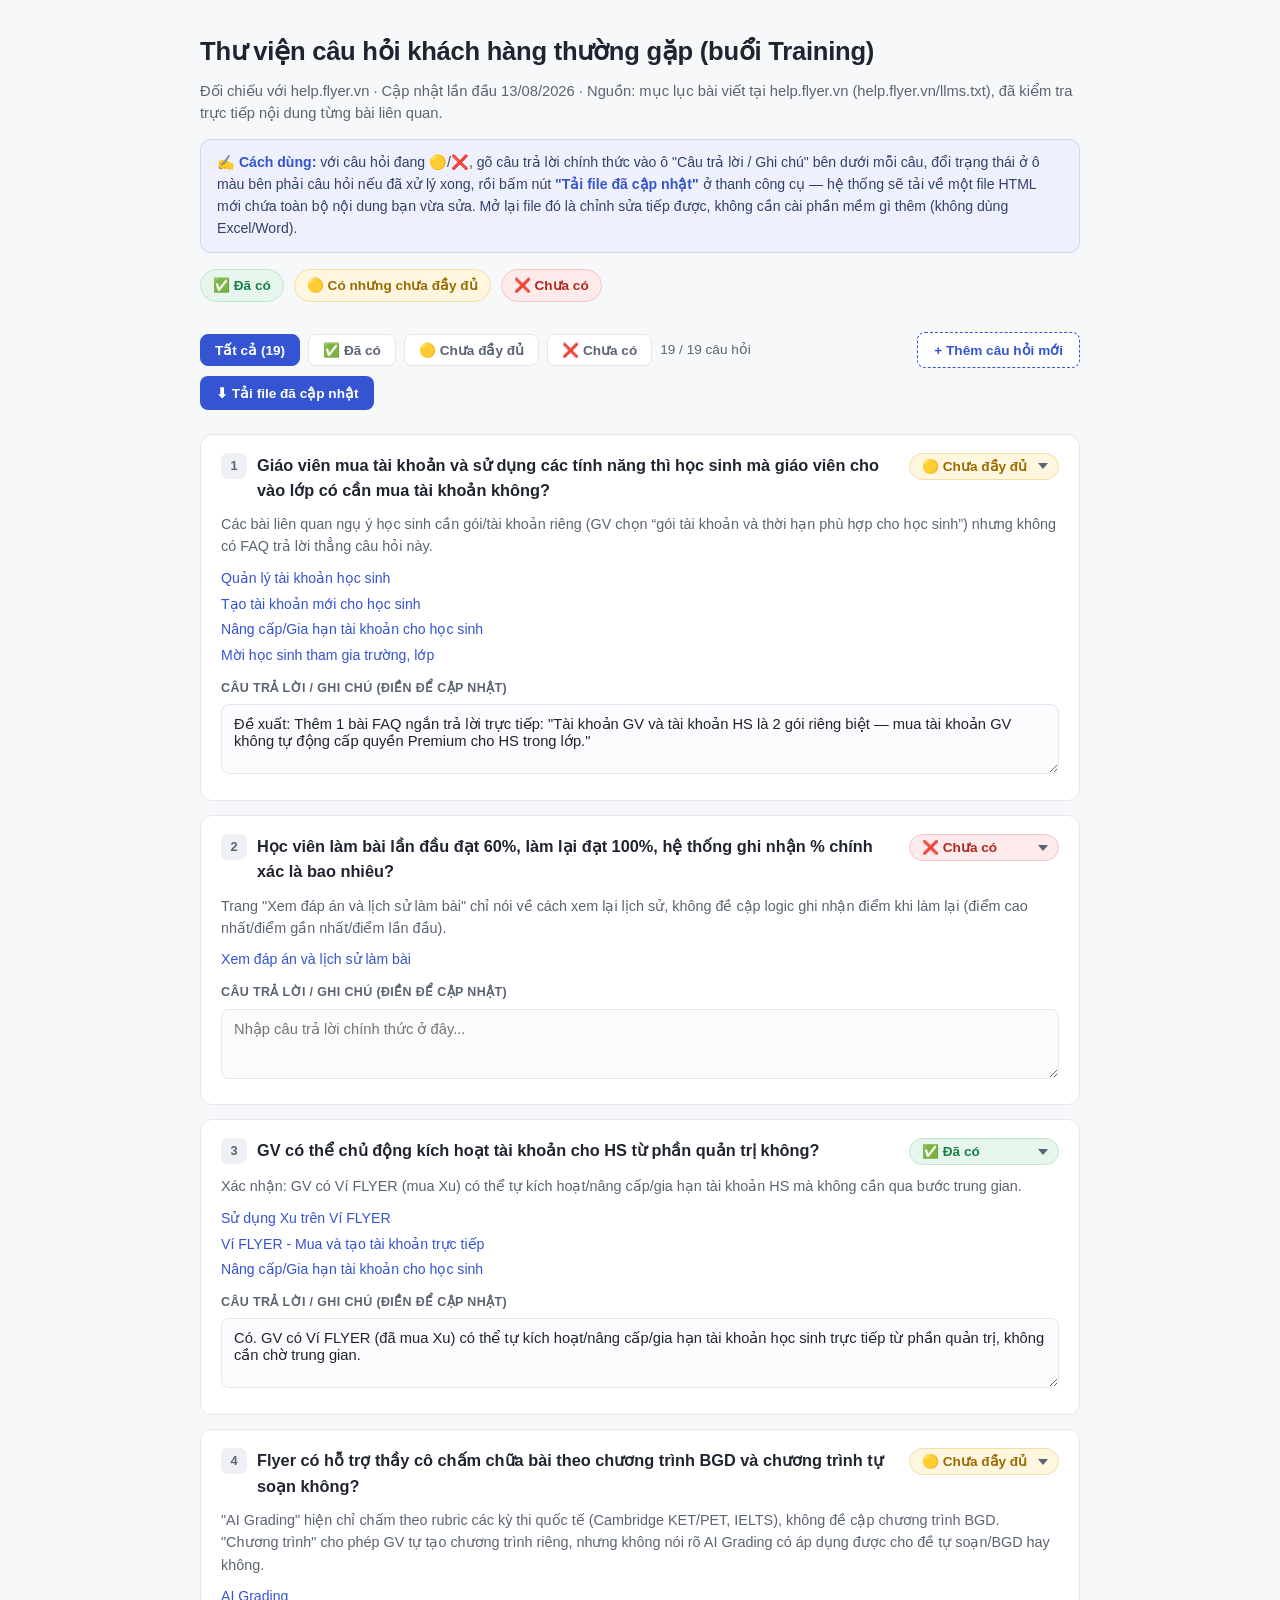
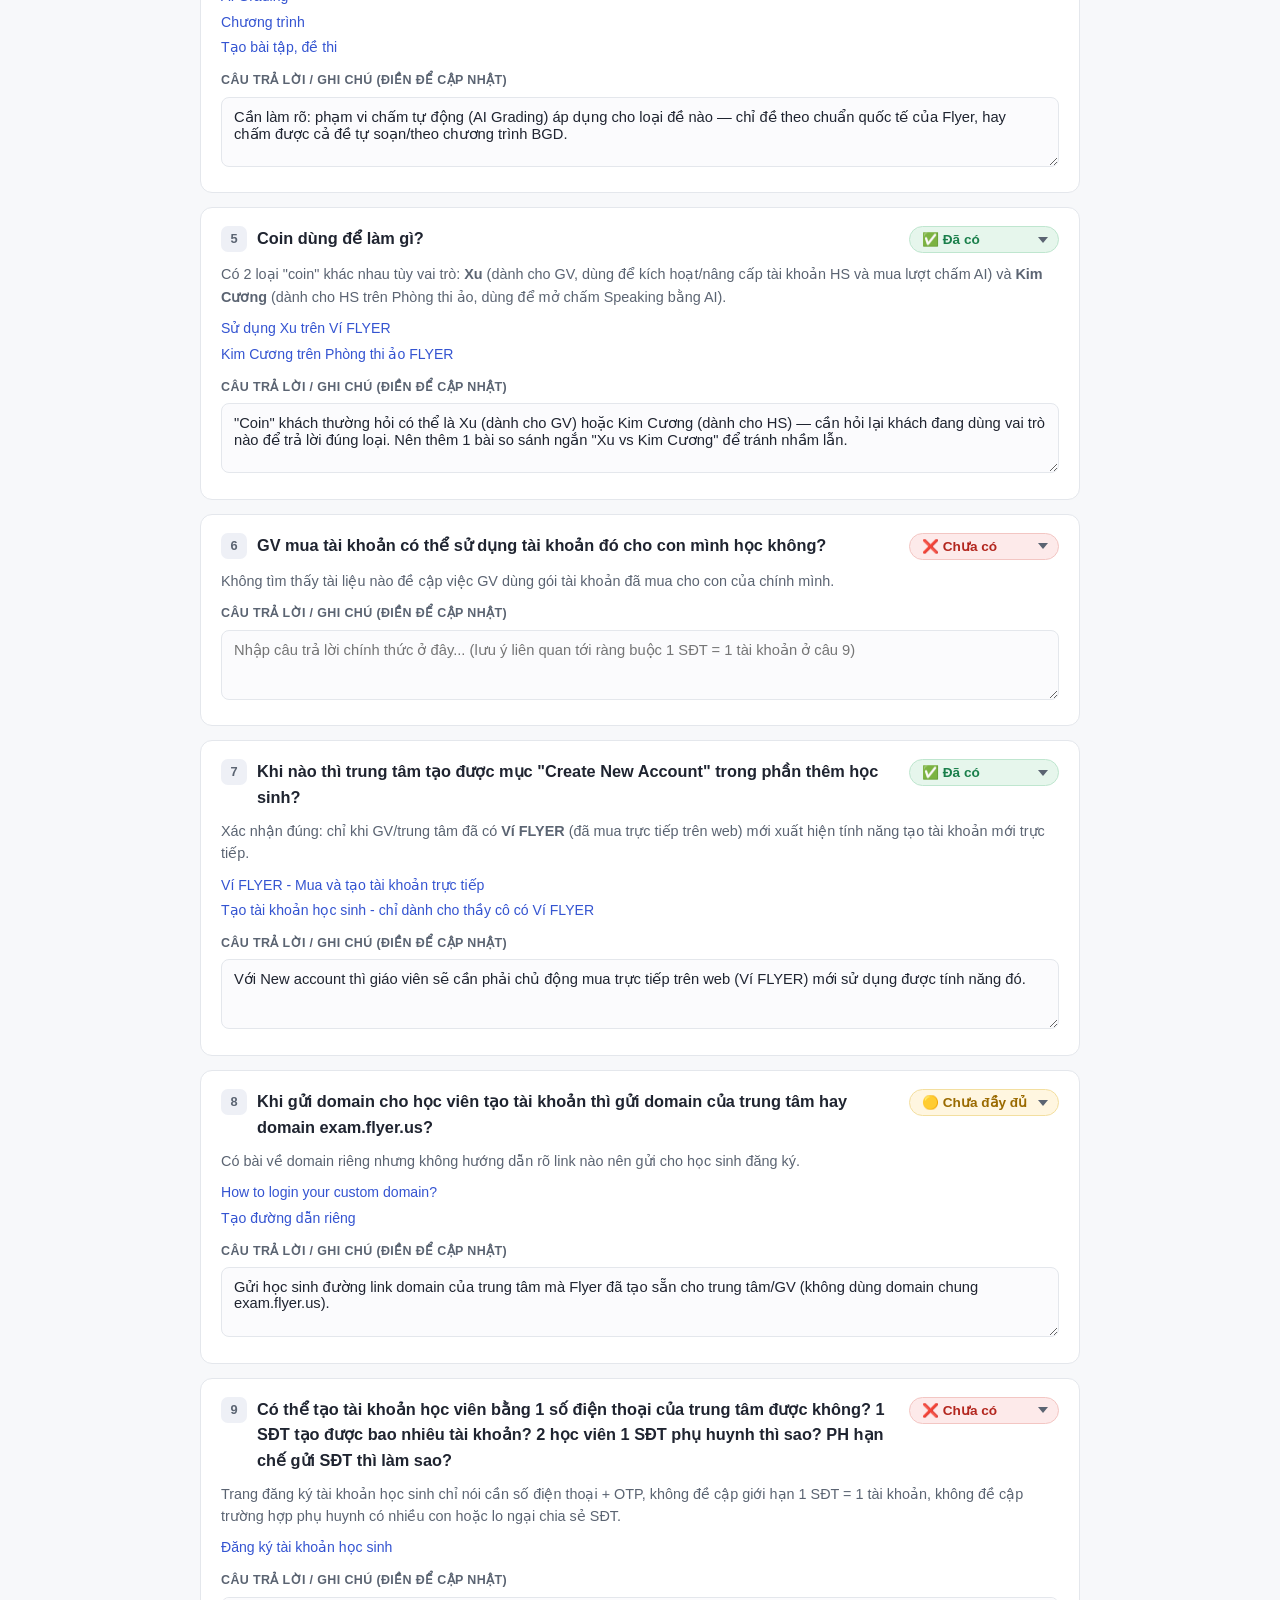
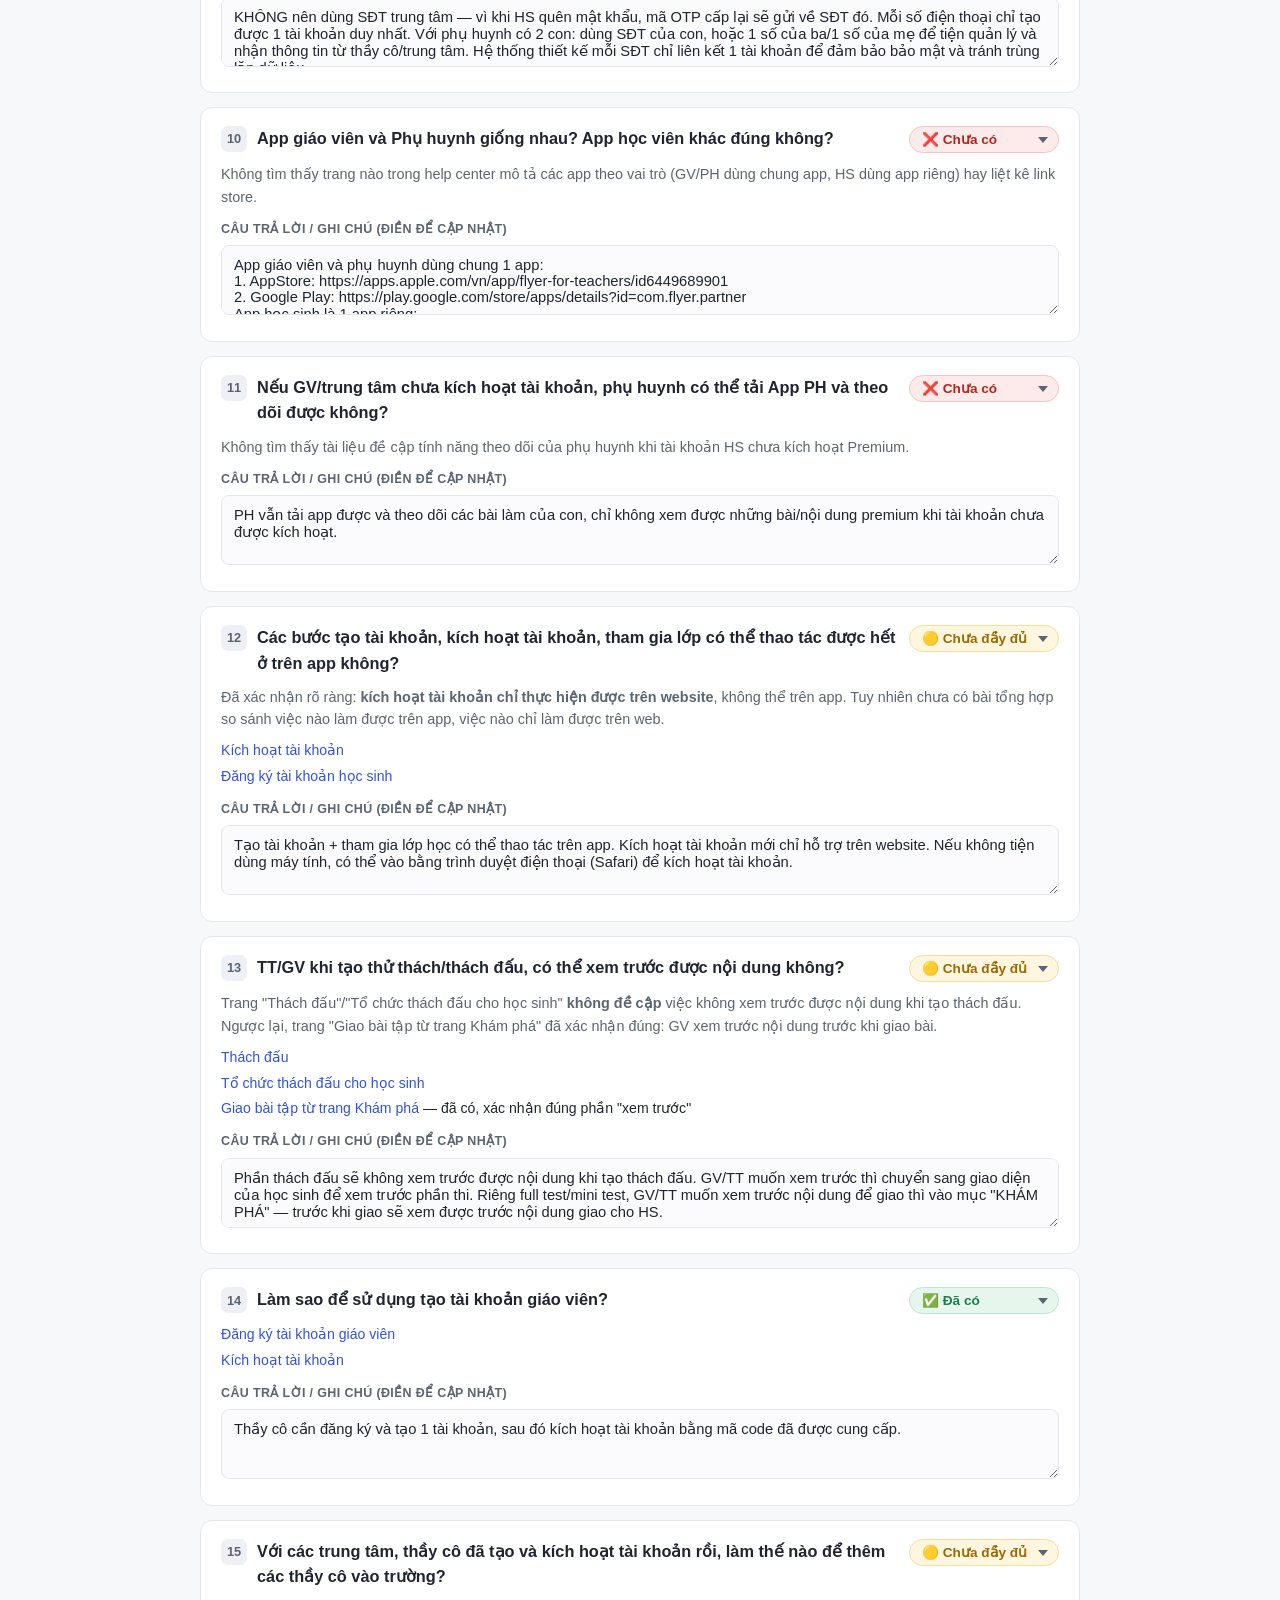
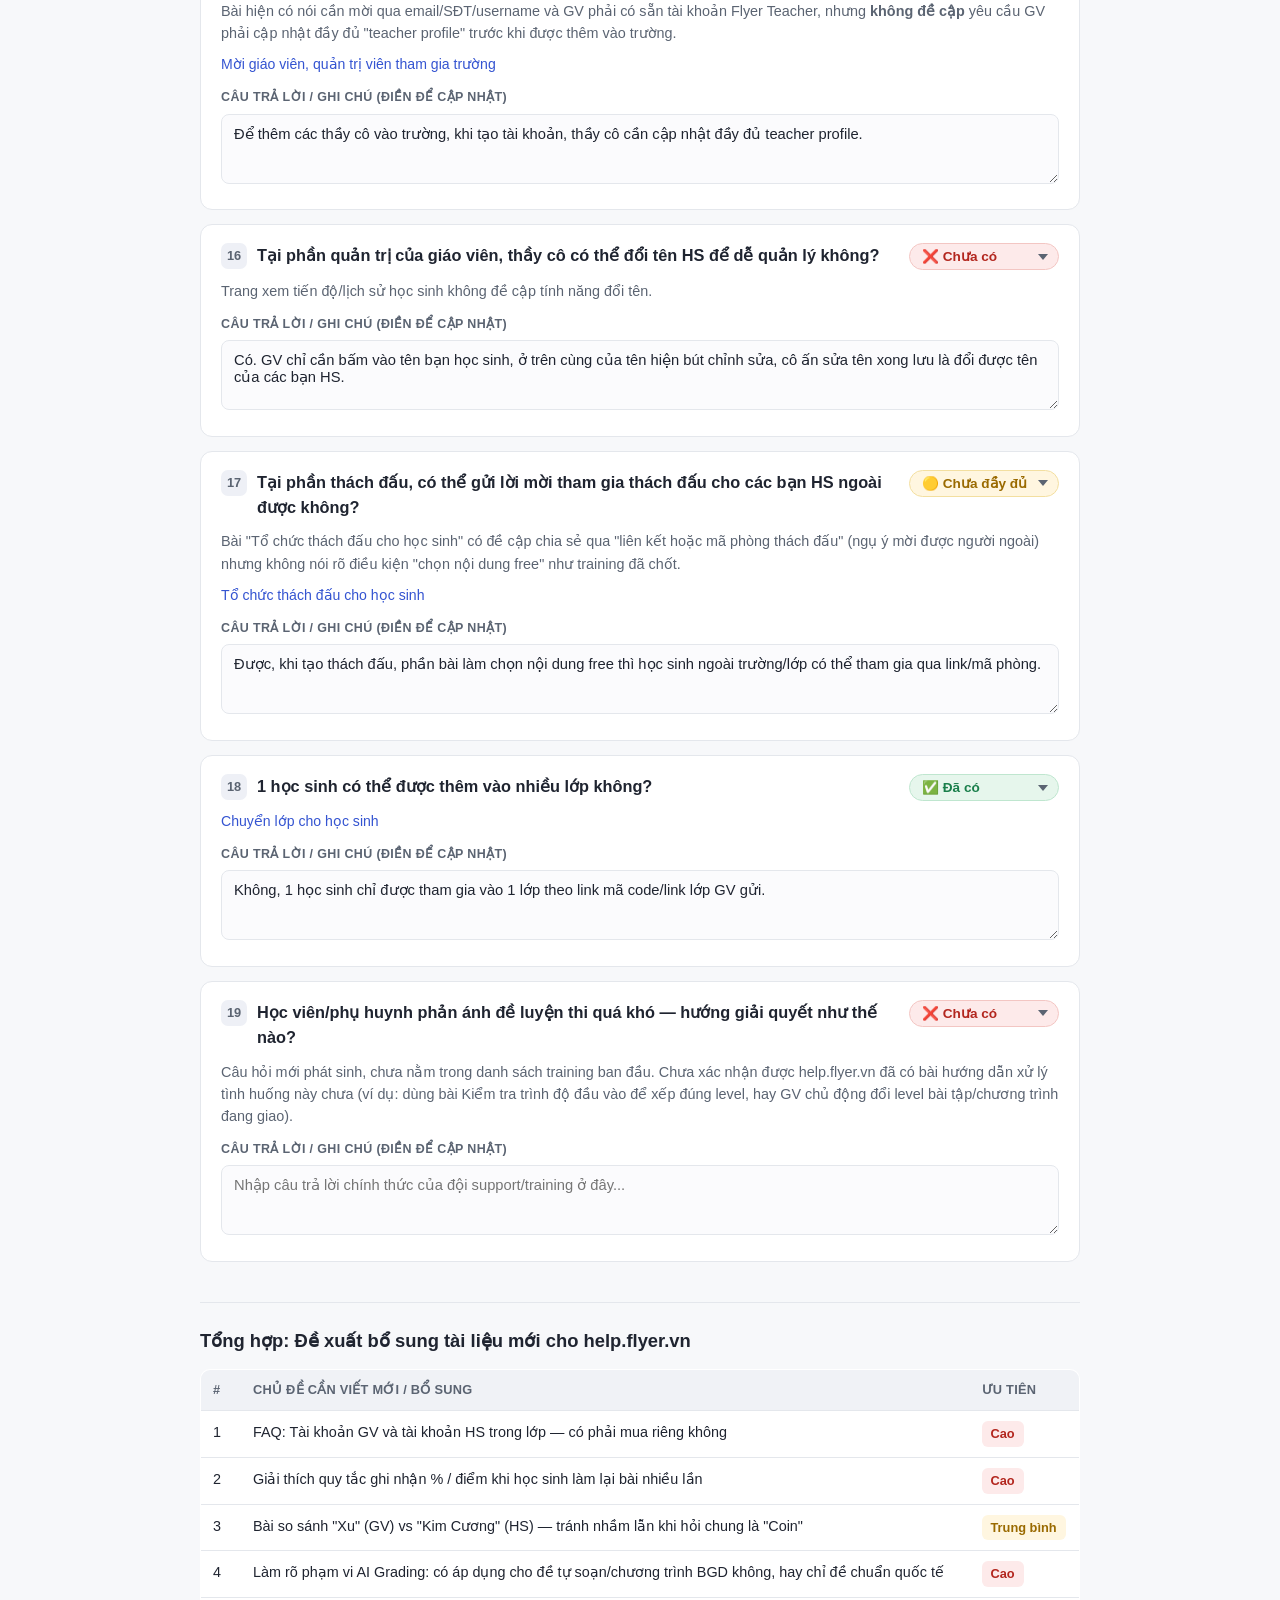
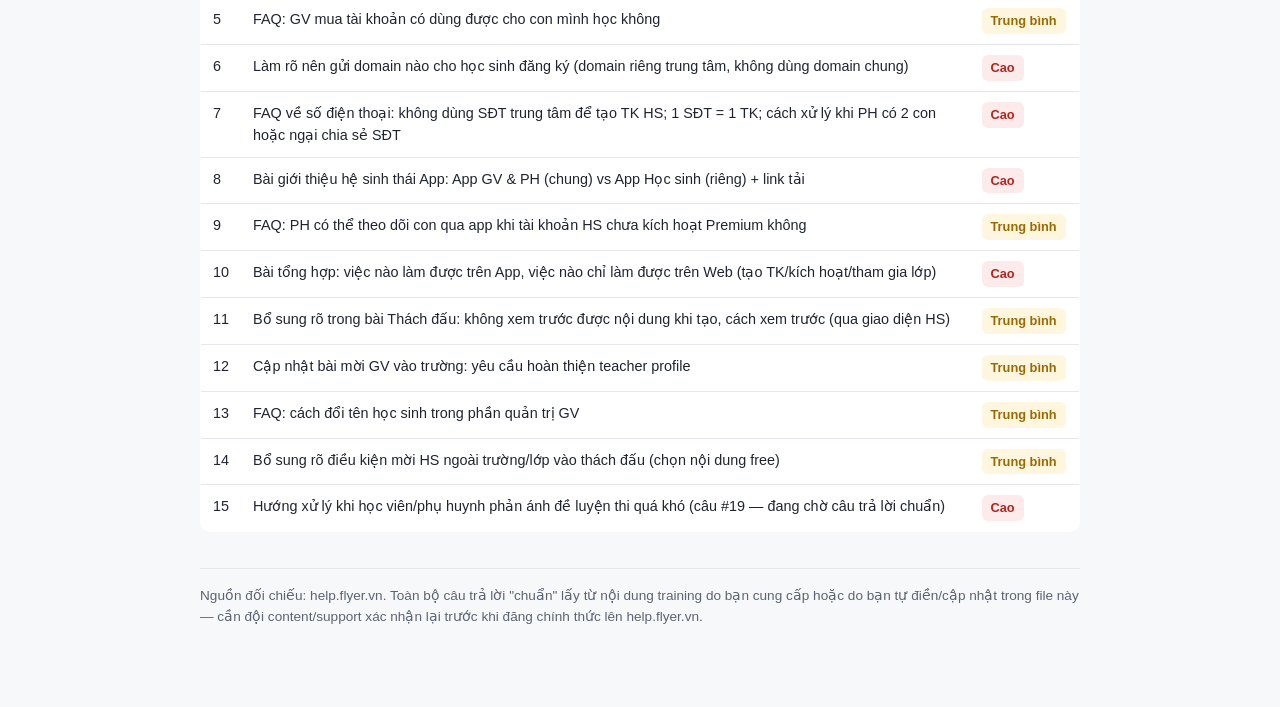
<file: faq.html>
<!DOCTYPE html>
<html lang="vi">
<head>
<meta charset="UTF-8">
<meta name="viewport" content="width=device-width, initial-scale=1.0">
<title>Thư viện câu hỏi Training — Đối chiếu help.flyer.vn</title>
<style>
  :root{
    --ink:#1f2430;
    --sub:#5b6472;
    --line:#e4e7ec;
    --bg:#f7f8fa;
    --card:#ffffff;
    --brand:#3454d1;
    --ok-bg:#e6f6ec; --ok-fg:#1a7f4b; --ok-bd:#bfe6cf;
    --mid-bg:#fff6e0; --mid-fg:#9a6a00; --mid-bd:#f3dfa0;
    --no-bg:#fdeaea; --no-fg:#b3261e; --no-bd:#f3c6c3;
    --pri-hi:#b3261e; --pri-mid:#9a6a00;
  }
  *{box-sizing:border-box;}
  body{
    margin:0; padding:0;
    background:var(--bg);
    color:var(--ink);
    font-family:-apple-system,BlinkMacSystemFont,"Segoe UI",Roboto,"Helvetica Neue",Arial,sans-serif;
    line-height:1.55;
  }
  .wrap{max-width:920px; margin:0 auto; padding:32px 20px 80px;}
  header{margin-bottom:20px;}
  h1{font-size:1.6rem; margin:0 0 8px; letter-spacing:-0.01em;}
  .meta{color:var(--sub); font-size:0.92rem; margin:0 0 14px;}
  .howto{
    background:#eef1fb; border:1px solid #cfd8f5; border-radius:10px;
    padding:12px 16px; font-size:0.88rem; color:#33406b; margin-bottom:16px;
  }
  .howto b{color:var(--brand);}
  .legend{display:flex; gap:10px; flex-wrap:wrap; margin-top:12px;}
  .badge-static{
    display:inline-flex; align-items:center; gap:6px;
    padding:5px 12px; border-radius:999px; font-size:0.85rem; font-weight:600;
    border:1px solid transparent;
  }
  .badge-static.ok{background:var(--ok-bg); color:var(--ok-fg); border-color:var(--ok-bd);}
  .badge-static.mid{background:var(--mid-bg); color:var(--mid-fg); border-color:var(--mid-bd);}
  .badge-static.no{background:var(--no-bg); color:var(--no-fg); border-color:var(--no-bd);}

  .toolbar{
    display:flex; gap:8px; flex-wrap:wrap; margin:20px 0 8px; align-items:center;
    position:sticky; top:0; background:var(--bg); padding:10px 0; z-index:10;
  }
  .filter-btn{
    border:1px solid var(--line); background:var(--card); color:var(--sub);
    padding:7px 14px; border-radius:8px; font-size:0.85rem; font-weight:600;
    cursor:pointer;
  }
  .filter-btn.active{background:var(--brand); color:#fff; border-color:var(--brand);}
  .count-pill{color:var(--sub); font-size:0.85rem;}
  .spacer{flex:1;}
  .export-btn{
    border:none; background:var(--brand); color:#fff; padding:9px 16px;
    border-radius:8px; font-size:0.85rem; font-weight:700; cursor:pointer;
  }
  .export-btn:hover{background:#2843b0;}
  .add-btn{
    border:1px dashed var(--brand); background:#fff; color:var(--brand); padding:9px 16px;
    border-radius:8px; font-size:0.85rem; font-weight:700; cursor:pointer;
  }

  .card{
    background:var(--card); border:1px solid var(--line); border-radius:12px;
    padding:18px 20px; margin:14px 0;
  }
  .card h2{
    font-size:1.02rem; margin:0 0 10px; display:flex; gap:10px; align-items:flex-start;
  }
  .qnum{
    flex:0 0 auto; width:26px; height:26px; border-radius:7px; background:#eef0f6;
    color:var(--sub); font-size:0.8rem; font-weight:700; display:flex; align-items:center; justify-content:center;
  }
  .qtext{flex:1;}
  .card p{margin:8px 0; font-size:0.94rem;}
  .card .note{color:var(--sub); font-size:0.9rem;}
  .links{margin:10px 0 0; padding:0; list-style:none;}
  .links li{margin:4px 0; font-size:0.88rem;}
  .links a{color:var(--brand); text-decoration:none;}
  .links a:hover{text-decoration:underline;}

  .status-select{
    appearance:none; -webkit-appearance:none;
    border:1px solid transparent; border-radius:999px; padding:5px 30px 5px 12px;
    font-size:0.85rem; font-weight:600; cursor:pointer;
    background-repeat:no-repeat; background-position:right 10px center; background-size:10px;
    background-image:url("data:image/svg+xml;utf8,<svg xmlns='http://www.w3.org/2000/svg' viewBox='0 0 10 6'><path fill='%235b6472' d='M0 0l5 6 5-6z'/></svg>");
  }
  .status-select.ok{background-color:var(--ok-bg); color:var(--ok-fg); border-color:var(--ok-bd);}
  .status-select.mid{background-color:var(--mid-bg); color:var(--mid-fg); border-color:var(--mid-bd);}
  .status-select.no{background-color:var(--no-bg); color:var(--no-fg); border-color:var(--no-bd);}

  .answer-block{margin-top:12px;}
  .answer-label{
    font-size:0.78rem; font-weight:700; text-transform:uppercase; letter-spacing:.03em;
    color:var(--sub); margin-bottom:6px; display:block;
  }
  textarea.answer-box{
    width:100%; min-height:70px; resize:vertical;
    border:1px solid var(--line); border-radius:8px; padding:10px 12px;
    font-family:inherit; font-size:0.92rem; color:var(--ink); background:#fbfbfd;
  }
  textarea.answer-box:focus{outline:2px solid var(--brand); outline-offset:1px; background:#fff;}

  h3.section-title{
    margin:40px 0 14px; font-size:1.15rem; border-top:1px solid var(--line); padding-top:24px;
  }
  table{width:100%; border-collapse:collapse; background:var(--card); border:1px solid var(--line); border-radius:10px; overflow:hidden; font-size:0.9rem;}
  th,td{padding:10px 12px; text-align:left; border-bottom:1px solid var(--line); vertical-align:top;}
  th{background:#f0f2f6; font-weight:700; color:var(--sub); font-size:0.8rem; text-transform:uppercase; letter-spacing:.02em;}
  tr:last-child td{border-bottom:none;}
  .pri{font-weight:700; padding:3px 9px; border-radius:6px; font-size:0.8rem; display:inline-block;}
  .pri.Cao{background:var(--no-bg); color:var(--pri-hi);}
  .pri.Trung{background:var(--mid-bg); color:var(--pri-mid);}
  footer{color:var(--sub); font-size:0.85rem; margin-top:36px; padding-top:16px; border-top:1px solid var(--line);}
  @media print{ .toolbar{display:none;} body{background:#fff;} .card{break-inside:avoid;} }
</style>
</head>
<body>
<div class="wrap">

<header>
  <h1>Thư viện câu hỏi khách hàng thường gặp (buổi Training)</h1>
  <p class="meta">Đối chiếu với help.flyer.vn · Cập nhật lần đầu 13/08/2026 · Nguồn: mục lục bài viết tại help.flyer.vn (help.flyer.vn/llms.txt), đã kiểm tra trực tiếp nội dung từng bài liên quan.</p>
  <div class="howto">
    ✍️ <b>Cách dùng:</b> với câu hỏi đang 🟡/❌, gõ câu trả lời chính thức vào ô "Câu trả lời / Ghi chú" bên dưới mỗi câu, đổi trạng thái ở ô màu bên phải câu hỏi nếu đã xử lý xong, rồi bấm nút <b>"Tải file đã cập nhật"</b> ở thanh công cụ — hệ thống sẽ tải về một file HTML mới chứa toàn bộ nội dung bạn vừa sửa. Mở lại file đó là chỉnh sửa tiếp được, không cần cài phần mềm gì thêm (không dùng Excel/Word).
  </div>
  <div class="legend">
    <span class="badge-static ok">✅ Đã có</span>
    <span class="badge-static mid">🟡 Có nhưng chưa đầy đủ</span>
    <span class="badge-static no">❌ Chưa có</span>
  </div>
</header>

<div class="toolbar" id="toolbar">
  <button class="filter-btn active" data-filter="all">Tất cả (19)</button>
  <button class="filter-btn" data-filter="ok">✅ Đã có</button>
  <button class="filter-btn" data-filter="mid">🟡 Chưa đầy đủ</button>
  <button class="filter-btn" data-filter="no">❌ Chưa có</button>
  <span class="count-pill" id="countPill"></span>
  <span class="spacer"></span>
  <button class="add-btn" id="addBtn">+ Thêm câu hỏi mới</button>
  <button class="export-btn" id="exportBtn">⬇ Tải file đã cập nhật</button>
</div>

<div id="cards">

<div class="card" data-status="mid">
  <h2><span class="qnum">1</span><span class="qtext">Giáo viên mua tài khoản và sử dụng các tính năng thì học sinh mà giáo viên cho vào lớp có cần mua tài khoản không?</span>
    <select class="status-select mid" onchange="syncStatus(this)">
      <option value="no">❌ Chưa có</option>
      <option value="mid" selected>🟡 Chưa đầy đủ</option>
      <option value="ok">✅ Đã có</option>
    </select>
  </h2>
  <p class="note">Các bài liên quan ngụ ý học sinh cần gói/tài khoản riêng (GV chọn “gói tài khoản và thời hạn phù hợp cho học sinh”) nhưng không có FAQ trả lời thẳng câu hỏi này.</p>
  <ul class="links">
    <li><a href="https://help.flyer.vn/danh-cho-giao-vien/quan-ly-tai-khoan-hoc-sinh" target="_blank" rel="noopener">Quản lý tài khoản học sinh</a></li>
    <li><a href="https://help.flyer.vn/danh-cho-giao-vien/quan-ly-tai-khoan-hoc-sinh/tao-tai-khoan-moi-cho-hoc-sinh" target="_blank" rel="noopener">Tạo tài khoản mới cho học sinh</a></li>
    <li><a href="https://help.flyer.vn/danh-cho-giao-vien/quan-ly-tai-khoan-hoc-sinh/nang-cap-gia-han-tai-khoan-cho-hoc-sinh" target="_blank" rel="noopener">Nâng cấp/Gia hạn tài khoản cho học sinh</a></li>
    <li><a href="https://help.flyer.vn/danh-cho-giao-vien/quan-ly-tai-khoan-hoc-sinh/moi-hoc-sinh-tham-gia-truong-lop" target="_blank" rel="noopener">Mời học sinh tham gia trường, lớp</a></li>
  </ul>
  <div class="answer-block">
    <span class="answer-label">Câu trả lời / Ghi chú (điền để cập nhật)</span>
    <textarea class="answer-box">Đề xuất: Thêm 1 bài FAQ ngắn trả lời trực tiếp: "Tài khoản GV và tài khoản HS là 2 gói riêng biệt — mua tài khoản GV không tự động cấp quyền Premium cho HS trong lớp."</textarea>
  </div>
</div>

<div class="card" data-status="no">
  <h2><span class="qnum">2</span><span class="qtext">Học viên làm bài lần đầu đạt 60%, làm lại đạt 100%, hệ thống ghi nhận % chính xác là bao nhiêu?</span>
    <select class="status-select no" onchange="syncStatus(this)">
      <option value="no" selected>❌ Chưa có</option>
      <option value="mid">🟡 Chưa đầy đủ</option>
      <option value="ok">✅ Đã có</option>
    </select>
  </h2>
  <p class="note">Trang "Xem đáp án và lịch sử làm bài" chỉ nói về cách xem lại lịch sử, không đề cập logic ghi nhận điểm khi làm lại (điểm cao nhất/điểm gần nhất/điểm lần đầu).</p>
  <ul class="links">
    <li><a href="https://help.flyer.vn/danh-cho-hoc-sinh/tinh-nang-hoc/xem-dap-an-va-lich-su-lam-bai" target="_blank" rel="noopener">Xem đáp án và lịch sử làm bài</a></li>
  </ul>
  <div class="answer-block">
    <span class="answer-label">Câu trả lời / Ghi chú (điền để cập nhật)</span>
    <textarea class="answer-box" placeholder="Nhập câu trả lời chính thức ở đây..."></textarea>
  </div>
</div>

<div class="card" data-status="ok">
  <h2><span class="qnum">3</span><span class="qtext">GV có thể chủ động kích hoạt tài khoản cho HS từ phần quản trị không?</span>
    <select class="status-select ok" onchange="syncStatus(this)">
      <option value="no">❌ Chưa có</option>
      <option value="mid">🟡 Chưa đầy đủ</option>
      <option value="ok" selected>✅ Đã có</option>
    </select>
  </h2>
  <p class="note">Xác nhận: GV có Ví FLYER (mua Xu) có thể tự kích hoạt/nâng cấp/gia hạn tài khoản HS mà không cần qua bước trung gian.</p>
  <ul class="links">
    <li><a href="https://help.flyer.vn/danh-cho-giao-vien/su-dung-xu-tren-vi-flyer" target="_blank" rel="noopener">Sử dụng Xu trên Ví FLYER</a></li>
    <li><a href="https://help.flyer.vn/danh-cho-nha-quan-ly/vi-flyer-mua-va-tao-tai-khoan-truc-tiep" target="_blank" rel="noopener">Ví FLYER - Mua và tạo tài khoản trực tiếp</a></li>
    <li><a href="https://help.flyer.vn/danh-cho-giao-vien/quan-ly-tai-khoan-hoc-sinh/nang-cap-gia-han-tai-khoan-cho-hoc-sinh" target="_blank" rel="noopener">Nâng cấp/Gia hạn tài khoản cho học sinh</a></li>
  </ul>
  <div class="answer-block">
    <span class="answer-label">Câu trả lời / Ghi chú (điền để cập nhật)</span>
    <textarea class="answer-box">Có. GV có Ví FLYER (đã mua Xu) có thể tự kích hoạt/nâng cấp/gia hạn tài khoản học sinh trực tiếp từ phần quản trị, không cần chờ trung gian.</textarea>
  </div>
</div>

<div class="card" data-status="mid">
  <h2><span class="qnum">4</span><span class="qtext">Flyer có hỗ trợ thầy cô chấm chữa bài theo chương trình BGD và chương trình tự soạn không?</span>
    <select class="status-select mid" onchange="syncStatus(this)">
      <option value="no">❌ Chưa có</option>
      <option value="mid" selected>🟡 Chưa đầy đủ</option>
      <option value="ok">✅ Đã có</option>
    </select>
  </h2>
  <p class="note">"AI Grading" hiện chỉ chấm theo rubric các kỳ thi quốc tế (Cambridge KET/PET, IELTS), không đề cập chương trình BGD. "Chương trình" cho phép GV tự tạo chương trình riêng, nhưng không nói rõ AI Grading có áp dụng được cho đề tự soạn/BGD hay không.</p>
  <ul class="links">
    <li><a href="https://help.flyer.vn/flyer-help-centre-1/teacher-dashboard/ai-grading" target="_blank" rel="noopener">AI Grading</a></li>
    <li><a href="https://help.flyer.vn/danh-cho-giao-vien/chuong-trinh" target="_blank" rel="noopener">Chương trình</a></li>
    <li><a href="https://help.flyer.vn/danh-cho-giao-vien/tao-bai-tap-de-thi" target="_blank" rel="noopener">Tạo bài tập, đề thi</a></li>
  </ul>
  <div class="answer-block">
    <span class="answer-label">Câu trả lời / Ghi chú (điền để cập nhật)</span>
    <textarea class="answer-box">Cần làm rõ: phạm vi chấm tự động (AI Grading) áp dụng cho loại đề nào — chỉ đề theo chuẩn quốc tế của Flyer, hay chấm được cả đề tự soạn/theo chương trình BGD.</textarea>
  </div>
</div>

<div class="card" data-status="ok">
  <h2><span class="qnum">5</span><span class="qtext">Coin dùng để làm gì?</span>
    <select class="status-select ok" onchange="syncStatus(this)">
      <option value="no">❌ Chưa có</option>
      <option value="mid">🟡 Chưa đầy đủ</option>
      <option value="ok" selected>✅ Đã có</option>
    </select>
  </h2>
  <p class="note">Có 2 loại "coin" khác nhau tùy vai trò: <b>Xu</b> (dành cho GV, dùng để kích hoạt/nâng cấp tài khoản HS và mua lượt chấm AI) và <b>Kim Cương</b> (dành cho HS trên Phòng thi ảo, dùng để mở chấm Speaking bằng AI).</p>
  <ul class="links">
    <li><a href="https://help.flyer.vn/danh-cho-giao-vien/su-dung-xu-tren-vi-flyer" target="_blank" rel="noopener">Sử dụng Xu trên Ví FLYER</a></li>
    <li><a href="https://help.flyer.vn/flyer/kim-cuong-tren-phong-thi-ao-flyer" target="_blank" rel="noopener">Kim Cương trên Phòng thi ảo FLYER</a></li>
  </ul>
  <div class="answer-block">
    <span class="answer-label">Câu trả lời / Ghi chú (điền để cập nhật)</span>
    <textarea class="answer-box">"Coin" khách thường hỏi có thể là Xu (dành cho GV) hoặc Kim Cương (dành cho HS) — cần hỏi lại khách đang dùng vai trò nào để trả lời đúng loại. Nên thêm 1 bài so sánh ngắn "Xu vs Kim Cương" để tránh nhầm lẫn.</textarea>
  </div>
</div>

<div class="card" data-status="no">
  <h2><span class="qnum">6</span><span class="qtext">GV mua tài khoản có thể sử dụng tài khoản đó cho con mình học không?</span>
    <select class="status-select no" onchange="syncStatus(this)">
      <option value="no" selected>❌ Chưa có</option>
      <option value="mid">🟡 Chưa đầy đủ</option>
      <option value="ok">✅ Đã có</option>
    </select>
  </h2>
  <p class="note">Không tìm thấy tài liệu nào đề cập việc GV dùng gói tài khoản đã mua cho con của chính mình.</p>
  <div class="answer-block">
    <span class="answer-label">Câu trả lời / Ghi chú (điền để cập nhật)</span>
    <textarea class="answer-box" placeholder="Nhập câu trả lời chính thức ở đây... (lưu ý liên quan tới ràng buộc 1 SĐT = 1 tài khoản ở câu 9)"></textarea>
  </div>
</div>

<div class="card" data-status="ok">
  <h2><span class="qnum">7</span><span class="qtext">Khi nào thì trung tâm tạo được mục "Create New Account" trong phần thêm học sinh?</span>
    <select class="status-select ok" onchange="syncStatus(this)">
      <option value="no">❌ Chưa có</option>
      <option value="mid">🟡 Chưa đầy đủ</option>
      <option value="ok" selected>✅ Đã có</option>
    </select>
  </h2>
  <p class="note">Xác nhận đúng: chỉ khi GV/trung tâm đã có <b>Ví FLYER</b> (đã mua trực tiếp trên web) mới xuất hiện tính năng tạo tài khoản mới trực tiếp.</p>
  <ul class="links">
    <li><a href="https://help.flyer.vn/danh-cho-nha-quan-ly/vi-flyer-mua-va-tao-tai-khoan-truc-tiep" target="_blank" rel="noopener">Ví FLYER - Mua và tạo tài khoản trực tiếp</a></li>
    <li><a href="https://help.flyer.vn/danh-cho-nha-quan-ly/vi-flyer-mua-va-tao-tai-khoan-truc-tiep/tao-tai-khoan-hoc-sinh-chi-danh-cho-thay-co-co-vi-flyer" target="_blank" rel="noopener">Tạo tài khoản học sinh - chỉ dành cho thầy cô có Ví FLYER</a></li>
  </ul>
  <div class="answer-block">
    <span class="answer-label">Câu trả lời / Ghi chú (điền để cập nhật)</span>
    <textarea class="answer-box">Với New account thì giáo viên sẽ cần phải chủ động mua trực tiếp trên web (Ví FLYER) mới sử dụng được tính năng đó.</textarea>
  </div>
</div>

<div class="card" data-status="mid">
  <h2><span class="qnum">8</span><span class="qtext">Khi gửi domain cho học viên tạo tài khoản thì gửi domain của trung tâm hay domain exam.flyer.us?</span>
    <select class="status-select mid" onchange="syncStatus(this)">
      <option value="no">❌ Chưa có</option>
      <option value="mid" selected>🟡 Chưa đầy đủ</option>
      <option value="ok">✅ Đã có</option>
    </select>
  </h2>
  <p class="note">Có bài về domain riêng nhưng không hướng dẫn rõ link nào nên gửi cho học sinh đăng ký.</p>
  <ul class="links">
    <li><a href="https://help.flyer.vn/flyer-help-centre-1/teacher-dashboard/how-to-login-your-custom-domain" target="_blank" rel="noopener">How to login your custom domain?</a></li>
    <li><a href="https://help.flyer.vn/danh-cho-nha-quan-ly/tao-duong-dan-rieng" target="_blank" rel="noopener">Tạo đường dẫn riêng</a></li>
  </ul>
  <div class="answer-block">
    <span class="answer-label">Câu trả lời / Ghi chú (điền để cập nhật)</span>
    <textarea class="answer-box">Gửi học sinh đường link domain của trung tâm mà Flyer đã tạo sẵn cho trung tâm/GV (không dùng domain chung exam.flyer.us).</textarea>
  </div>
</div>

<div class="card" data-status="no">
  <h2><span class="qnum">9</span><span class="qtext">Có thể tạo tài khoản học viên bằng 1 số điện thoại của trung tâm được không? 1 SĐT tạo được bao nhiêu tài khoản? 2 học viên 1 SĐT phụ huynh thì sao? PH hạn chế gửi SĐT thì làm sao?</span>
    <select class="status-select no" onchange="syncStatus(this)">
      <option value="no" selected>❌ Chưa có</option>
      <option value="mid">🟡 Chưa đầy đủ</option>
      <option value="ok">✅ Đã có</option>
    </select>
  </h2>
  <p class="note">Trang đăng ký tài khoản học sinh chỉ nói cần số điện thoại + OTP, không đề cập giới hạn 1 SĐT = 1 tài khoản, không đề cập trường hợp phụ huynh có nhiều con hoặc lo ngại chia sẻ SĐT.</p>
  <ul class="links">
    <li><a href="https://help.flyer.vn/danh-cho-hoc-sinh/dang-ky-dang-nhap-tai-khoan/dang-ky-tai-khoan-hoc-sinh" target="_blank" rel="noopener">Đăng ký tài khoản học sinh</a></li>
  </ul>
  <div class="answer-block">
    <span class="answer-label">Câu trả lời / Ghi chú (điền để cập nhật)</span>
    <textarea class="answer-box">KHÔNG nên dùng SĐT trung tâm — vì khi HS quên mật khẩu, mã OTP cấp lại sẽ gửi về SĐT đó. Mỗi số điện thoại chỉ tạo được 1 tài khoản duy nhất. Với phụ huynh có 2 con: dùng SĐT của con, hoặc 1 số của ba/1 số của mẹ để tiện quản lý và nhận thông tin từ thầy cô/trung tâm. Hệ thống thiết kế mỗi SĐT chỉ liên kết 1 tài khoản để đảm bảo bảo mật và tránh trùng lặp dữ liệu.</textarea>
  </div>
</div>

<div class="card" data-status="no">
  <h2><span class="qnum">10</span><span class="qtext">App giáo viên và Phụ huynh giống nhau? App học viên khác đúng không?</span>
    <select class="status-select no" onchange="syncStatus(this)">
      <option value="no" selected>❌ Chưa có</option>
      <option value="mid">🟡 Chưa đầy đủ</option>
      <option value="ok">✅ Đã có</option>
    </select>
  </h2>
  <p class="note">Không tìm thấy trang nào trong help center mô tả các app theo vai trò (GV/PH dùng chung app, HS dùng app riêng) hay liệt kê link store.</p>
  <div class="answer-block">
    <span class="answer-label">Câu trả lời / Ghi chú (điền để cập nhật)</span>
    <textarea class="answer-box">App giáo viên và phụ huynh dùng chung 1 app:
1. AppStore: https://apps.apple.com/vn/app/flyer-for-teachers/id6449689901
2. Google Play: https://play.google.com/store/apps/details?id=com.flyer.partner
App học sinh là 1 app riêng:
1. Android: https://play.google.com/store/apps/details?id=com.flyer.exam
2. iOS: https://apps.apple.com/us/app/flyer-virtual-english-tests/id1671502218</textarea>
  </div>
</div>

<div class="card" data-status="no">
  <h2><span class="qnum">11</span><span class="qtext">Nếu GV/trung tâm chưa kích hoạt tài khoản, phụ huynh có thể tải App PH và theo dõi được không?</span>
    <select class="status-select no" onchange="syncStatus(this)">
      <option value="no" selected>❌ Chưa có</option>
      <option value="mid">🟡 Chưa đầy đủ</option>
      <option value="ok">✅ Đã có</option>
    </select>
  </h2>
  <p class="note">Không tìm thấy tài liệu đề cập tính năng theo dõi của phụ huynh khi tài khoản HS chưa kích hoạt Premium.</p>
  <div class="answer-block">
    <span class="answer-label">Câu trả lời / Ghi chú (điền để cập nhật)</span>
    <textarea class="answer-box">PH vẫn tải app được và theo dõi các bài làm của con, chỉ không xem được những bài/nội dung premium khi tài khoản chưa được kích hoạt.</textarea>
  </div>
</div>

<div class="card" data-status="mid">
  <h2><span class="qnum">12</span><span class="qtext">Các bước tạo tài khoản, kích hoạt tài khoản, tham gia lớp có thể thao tác được hết ở trên app không?</span>
    <select class="status-select mid" onchange="syncStatus(this)">
      <option value="no">❌ Chưa có</option>
      <option value="mid" selected>🟡 Chưa đầy đủ</option>
      <option value="ok">✅ Đã có</option>
    </select>
  </h2>
  <p class="note">Đã xác nhận rõ ràng: <b>kích hoạt tài khoản chỉ thực hiện được trên website</b>, không thể trên app. Tuy nhiên chưa có bài tổng hợp so sánh việc nào làm được trên app, việc nào chỉ làm được trên web.</p>
  <ul class="links">
    <li><a href="https://help.flyer.vn/flyer/kich-hoat-tai-khoan" target="_blank" rel="noopener">Kích hoạt tài khoản</a></li>
    <li><a href="https://help.flyer.vn/danh-cho-hoc-sinh/dang-ky-dang-nhap-tai-khoan/dang-ky-tai-khoan-hoc-sinh" target="_blank" rel="noopener">Đăng ký tài khoản học sinh</a></li>
  </ul>
  <div class="answer-block">
    <span class="answer-label">Câu trả lời / Ghi chú (điền để cập nhật)</span>
    <textarea class="answer-box">Tạo tài khoản + tham gia lớp học có thể thao tác trên app. Kích hoạt tài khoản mới chỉ hỗ trợ trên website. Nếu không tiện dùng máy tính, có thể vào bằng trình duyệt điện thoại (Safari) để kích hoạt tài khoản.</textarea>
  </div>
</div>

<div class="card" data-status="mid">
  <h2><span class="qnum">13</span><span class="qtext">TT/GV khi tạo thử thách/thách đấu, có thể xem trước được nội dung không?</span>
    <select class="status-select mid" onchange="syncStatus(this)">
      <option value="no">❌ Chưa có</option>
      <option value="mid" selected>🟡 Chưa đầy đủ</option>
      <option value="ok">✅ Đã có</option>
    </select>
  </h2>
  <p class="note">Trang "Thách đấu"/"Tổ chức thách đấu cho học sinh" <b>không đề cập</b> việc không xem trước được nội dung khi tạo thách đấu. Ngược lại, trang "Giao bài tập từ trang Khám phá" đã xác nhận đúng: GV xem trước nội dung trước khi giao bài.</p>
  <ul class="links">
    <li><a href="https://help.flyer.vn/danh-cho-giao-vien/thach-dau" target="_blank" rel="noopener">Thách đấu</a></li>
    <li><a href="https://help.flyer.vn/danh-cho-giao-vien/thach-dau/to-chuc-thach-dau-cho-hoc-sinh" target="_blank" rel="noopener">Tổ chức thách đấu cho học sinh</a></li>
    <li><a href="https://help.flyer.vn/danh-cho-giao-vien/giao-bai-tap-bai-kiem-tra/giao-bai-tap-tu-trang-kham-pha" target="_blank" rel="noopener">Giao bài tập từ trang Khám phá</a> — đã có, xác nhận đúng phần "xem trước"</li>
  </ul>
  <div class="answer-block">
    <span class="answer-label">Câu trả lời / Ghi chú (điền để cập nhật)</span>
    <textarea class="answer-box">Phần thách đấu sẽ không xem trước được nội dung khi tạo thách đấu. GV/TT muốn xem trước thì chuyển sang giao diện của học sinh để xem trước phần thi. Riêng full test/mini test, GV/TT muốn xem trước nội dung để giao thì vào mục "KHÁM PHÁ" — trước khi giao sẽ xem được trước nội dung giao cho HS.</textarea>
  </div>
</div>

<div class="card" data-status="ok">
  <h2><span class="qnum">14</span><span class="qtext">Làm sao để sử dụng tạo tài khoản giáo viên?</span>
    <select class="status-select ok" onchange="syncStatus(this)">
      <option value="no">❌ Chưa có</option>
      <option value="mid">🟡 Chưa đầy đủ</option>
      <option value="ok" selected>✅ Đã có</option>
    </select>
  </h2>
  <ul class="links">
    <li><a href="https://help.flyer.vn/danh-cho-giao-vien/dang-ky-dang-nhap-tai-khoan/dang-ky-tai-khoan-giao-vien" target="_blank" rel="noopener">Đăng ký tài khoản giáo viên</a></li>
    <li><a href="https://help.flyer.vn/flyer/kich-hoat-tai-khoan" target="_blank" rel="noopener">Kích hoạt tài khoản</a></li>
  </ul>
  <div class="answer-block">
    <span class="answer-label">Câu trả lời / Ghi chú (điền để cập nhật)</span>
    <textarea class="answer-box">Thầy cô cần đăng ký và tạo 1 tài khoản, sau đó kích hoạt tài khoản bằng mã code đã được cung cấp.</textarea>
  </div>
</div>

<div class="card" data-status="mid">
  <h2><span class="qnum">15</span><span class="qtext">Với các trung tâm, thầy cô đã tạo và kích hoạt tài khoản rồi, làm thế nào để thêm các thầy cô vào trường?</span>
    <select class="status-select mid" onchange="syncStatus(this)">
      <option value="no">❌ Chưa có</option>
      <option value="mid" selected>🟡 Chưa đầy đủ</option>
      <option value="ok">✅ Đã có</option>
    </select>
  </h2>
  <p class="note">Bài hiện có nói cần mời qua email/SĐT/username và GV phải có sẵn tài khoản Flyer Teacher, nhưng <b>không đề cập</b> yêu cầu GV phải cập nhật đầy đủ "teacher profile" trước khi được thêm vào trường.</p>
  <ul class="links">
    <li><a href="https://help.flyer.vn/danh-cho-nha-quan-ly/quan-ly-giao-vien-trong-truong/moi-giao-vien-quan-tri-vien-tham-gia-truong" target="_blank" rel="noopener">Mời giáo viên, quản trị viên tham gia trường</a></li>
  </ul>
  <div class="answer-block">
    <span class="answer-label">Câu trả lời / Ghi chú (điền để cập nhật)</span>
    <textarea class="answer-box">Để thêm các thầy cô vào trường, khi tạo tài khoản, thầy cô cần cập nhật đầy đủ teacher profile.</textarea>
  </div>
</div>

<div class="card" data-status="no">
  <h2><span class="qnum">16</span><span class="qtext">Tại phần quản trị của giáo viên, thầy cô có thể đổi tên HS để dễ quản lý không?</span>
    <select class="status-select no" onchange="syncStatus(this)">
      <option value="no" selected>❌ Chưa có</option>
      <option value="mid">🟡 Chưa đầy đủ</option>
      <option value="ok">✅ Đã có</option>
    </select>
  </h2>
  <p class="note">Trang xem tiến độ/lịch sử học sinh không đề cập tính năng đổi tên.</p>
  <div class="answer-block">
    <span class="answer-label">Câu trả lời / Ghi chú (điền để cập nhật)</span>
    <textarea class="answer-box">Có. GV chỉ cần bấm vào tên bạn học sinh, ở trên cùng của tên hiện bút chỉnh sửa, cô ấn sửa tên xong lưu là đổi được tên của các bạn HS.</textarea>
  </div>
</div>

<div class="card" data-status="mid">
  <h2><span class="qnum">17</span><span class="qtext">Tại phần thách đấu, có thể gửi lời mời tham gia thách đấu cho các bạn HS ngoài được không?</span>
    <select class="status-select mid" onchange="syncStatus(this)">
      <option value="no">❌ Chưa có</option>
      <option value="mid" selected>🟡 Chưa đầy đủ</option>
      <option value="ok">✅ Đã có</option>
    </select>
  </h2>
  <p class="note">Bài "Tổ chức thách đấu cho học sinh" có đề cập chia sẻ qua "liên kết hoặc mã phòng thách đấu" (ngụ ý mời được người ngoài) nhưng không nói rõ điều kiện "chọn nội dung free" như training đã chốt.</p>
  <ul class="links">
    <li><a href="https://help.flyer.vn/danh-cho-giao-vien/thach-dau/to-chuc-thach-dau-cho-hoc-sinh" target="_blank" rel="noopener">Tổ chức thách đấu cho học sinh</a></li>
  </ul>
  <div class="answer-block">
    <span class="answer-label">Câu trả lời / Ghi chú (điền để cập nhật)</span>
    <textarea class="answer-box">Được, khi tạo thách đấu, phần bài làm chọn nội dung free thì học sinh ngoài trường/lớp có thể tham gia qua link/mã phòng.</textarea>
  </div>
</div>

<div class="card" data-status="ok">
  <h2><span class="qnum">18</span><span class="qtext">1 học sinh có thể được thêm vào nhiều lớp không?</span>
    <select class="status-select ok" onchange="syncStatus(this)">
      <option value="no">❌ Chưa có</option>
      <option value="mid">🟡 Chưa đầy đủ</option>
      <option value="ok" selected>✅ Đã có</option>
    </select>
  </h2>
  <ul class="links">
    <li><a href="https://help.flyer.vn/danh-cho-giao-vien/quan-ly-lop-hoc/chuyen-lop-cho-hoc-sinh" target="_blank" rel="noopener">Chuyển lớp cho học sinh</a></li>
  </ul>
  <div class="answer-block">
    <span class="answer-label">Câu trả lời / Ghi chú (điền để cập nhật)</span>
    <textarea class="answer-box">Không, 1 học sinh chỉ được tham gia vào 1 lớp theo link mã code/link lớp GV gửi.</textarea>
  </div>
</div>

<div class="card" data-status="no">
  <h2><span class="qnum">19</span><span class="qtext">Học viên/phụ huynh phản ánh đề luyện thi quá khó — hướng giải quyết như thế nào?</span>
    <select class="status-select no" onchange="syncStatus(this)">
      <option value="no" selected>❌ Chưa có</option>
      <option value="mid">🟡 Chưa đầy đủ</option>
      <option value="ok">✅ Đã có</option>
    </select>
  </h2>
  <p class="note">Câu hỏi mới phát sinh, chưa nằm trong danh sách training ban đầu. Chưa xác nhận được help.flyer.vn đã có bài hướng dẫn xử lý tình huống này chưa (ví dụ: dùng bài Kiểm tra trình độ đầu vào để xếp đúng level, hay GV chủ động đổi level bài tập/chương trình đang giao).</p>
  <div class="answer-block">
    <span class="answer-label">Câu trả lời / Ghi chú (điền để cập nhật)</span>
    <textarea class="answer-box" placeholder="Nhập câu trả lời chính thức của đội support/training ở đây..."></textarea>
  </div>
</div>

</div>

<h3 class="section-title">Tổng hợp: Đề xuất bổ sung tài liệu mới cho help.flyer.vn</h3>
<table>
  <thead><tr><th style="width:36px;">#</th><th>Chủ đề cần viết mới / bổ sung</th><th style="width:110px;">Ưu tiên</th></tr></thead>
  <tbody>
    <tr><td>1</td><td>FAQ: Tài khoản GV và tài khoản HS trong lớp — có phải mua riêng không</td><td><span class="pri Cao">Cao</span></td></tr>
    <tr><td>2</td><td>Giải thích quy tắc ghi nhận % / điểm khi học sinh làm lại bài nhiều lần</td><td><span class="pri Cao">Cao</span></td></tr>
    <tr><td>3</td><td>Bài so sánh "Xu" (GV) vs "Kim Cương" (HS) — tránh nhầm lẫn khi hỏi chung là "Coin"</td><td><span class="pri Trung">Trung bình</span></td></tr>
    <tr><td>4</td><td>Làm rõ phạm vi AI Grading: có áp dụng cho đề tự soạn/chương trình BGD không, hay chỉ đề chuẩn quốc tế</td><td><span class="pri Cao">Cao</span></td></tr>
    <tr><td>5</td><td>FAQ: GV mua tài khoản có dùng được cho con mình học không</td><td><span class="pri Trung">Trung bình</span></td></tr>
    <tr><td>6</td><td>Làm rõ nên gửi domain nào cho học sinh đăng ký (domain riêng trung tâm, không dùng domain chung)</td><td><span class="pri Cao">Cao</span></td></tr>
    <tr><td>7</td><td>FAQ về số điện thoại: không dùng SĐT trung tâm để tạo TK HS; 1 SĐT = 1 TK; cách xử lý khi PH có 2 con hoặc ngại chia sẻ SĐT</td><td><span class="pri Cao">Cao</span></td></tr>
    <tr><td>8</td><td>Bài giới thiệu hệ sinh thái App: App GV & PH (chung) vs App Học sinh (riêng) + link tải</td><td><span class="pri Cao">Cao</span></td></tr>
    <tr><td>9</td><td>FAQ: PH có thể theo dõi con qua app khi tài khoản HS chưa kích hoạt Premium không</td><td><span class="pri Trung">Trung bình</span></td></tr>
    <tr><td>10</td><td>Bài tổng hợp: việc nào làm được trên App, việc nào chỉ làm được trên Web (tạo TK/kích hoạt/tham gia lớp)</td><td><span class="pri Cao">Cao</span></td></tr>
    <tr><td>11</td><td>Bổ sung rõ trong bài Thách đấu: không xem trước được nội dung khi tạo, cách xem trước (qua giao diện HS)</td><td><span class="pri Trung">Trung bình</span></td></tr>
    <tr><td>12</td><td>Cập nhật bài mời GV vào trường: yêu cầu hoàn thiện teacher profile</td><td><span class="pri Trung">Trung bình</span></td></tr>
    <tr><td>13</td><td>FAQ: cách đổi tên học sinh trong phần quản trị GV</td><td><span class="pri Trung">Trung bình</span></td></tr>
    <tr><td>14</td><td>Bổ sung rõ điều kiện mời HS ngoài trường/lớp vào thách đấu (chọn nội dung free)</td><td><span class="pri Trung">Trung bình</span></td></tr>
    <tr><td>15</td><td>Hướng xử lý khi học viên/phụ huynh phản ánh đề luyện thi quá khó (câu #19 — đang chờ câu trả lời chuẩn)</td><td><span class="pri Cao">Cao</span></td></tr>
  </tbody>
</table>

<footer>
  Nguồn đối chiếu: help.flyer.vn. Toàn bộ câu trả lời "chuẩn" lấy từ nội dung training do bạn cung cấp hoặc do bạn tự điền/cập nhật trong file này — cần đội content/support xác nhận lại trước khi đăng chính thức lên help.flyer.vn.
</footer>

</div>

<script>
  const buttons = document.querySelectorAll('.filter-btn');
  const countPill = document.getElementById('countPill');

  function currentCards(){ return document.querySelectorAll('#cards > .card'); }

  function applyFilter(filter){
    let visible = 0;
    currentCards().forEach(c => {
      const show = filter === 'all' || c.dataset.status === filter;
      c.style.display = show ? '' : 'none';
      if(show) visible++;
    });
    countPill.textContent = visible + ' / ' + currentCards().length + ' câu hỏi';
  }

  let activeFilter = 'all';
  buttons.forEach(btn => {
    btn.addEventListener('click', () => {
      buttons.forEach(b => b.classList.remove('active'));
      btn.classList.add('active');
      activeFilter = btn.dataset.filter;
      applyFilter(activeFilter);
    });
  });

  // Sync a status <select> -> updates badge color, card data-status, and the toolbar filter counts
  function syncStatus(select){
    select.className = 'status-select ' + select.value;
    const card = select.closest('.card');
    card.dataset.status = select.value;
    applyFilter(activeFilter);
  }

  // Add a new blank question card
  document.getElementById('addBtn').addEventListener('click', () => {
    const cardsWrap = document.getElementById('cards');
    const n = currentCards().length + 1;
    const div = document.createElement('div');
    div.className = 'card';
    div.dataset.status = 'no';
    div.innerHTML = `
      <h2><span class="qnum">${n}</span><span class="qtext" contenteditable="true" style="outline:none; border-bottom:1px dashed var(--line);">Gõ câu hỏi mới vào đây...</span>
        <select class="status-select no" onchange="syncStatus(this)">
          <option value="no" selected>❌ Chưa có</option>
          <option value="mid">🟡 Chưa đầy đủ</option>
          <option value="ok">✅ Đã có</option>
        </select>
      </h2>
      <div class="answer-block">
        <span class="answer-label">Câu trả lời / Ghi chú (điền để cập nhật)</span>
        <textarea class="answer-box" placeholder="Nhập câu trả lời chính thức ở đây..."></textarea>
      </div>`;
    cardsWrap.appendChild(div);
    applyFilter(activeFilter);
    div.scrollIntoView({behavior:'smooth', block:'center'});
  });

  // Export the whole page (with your edits baked in) as a new, still-editable HTML file
  document.getElementById('exportBtn').addEventListener('click', () => {
    // bake live textarea values back into the markup so they survive serialization
    document.querySelectorAll('textarea.answer-box').forEach(t => { t.textContent = t.value; });
    // bake live select choices back into the markup
    document.querySelectorAll('select.status-select').forEach(s => {
      Array.from(s.options).forEach(o => o.removeAttribute('selected'));
      s.options[s.selectedIndex].setAttribute('selected', 'selected');
    });
    const htmlContent = '<!DOCTYPE html>\n' + document.documentElement.outerHTML;
    const blob = new Blob([htmlContent], {type: 'text/html'});
    const url = URL.createObjectURL(blob);
    const a = document.createElement('a');
    a.href = url;
    a.download = 'thu-vien-cau-hoi-training-capnhat.html';
    document.body.appendChild(a);
    a.click();
    a.remove();
    URL.revokeObjectURL(url);
  });

  applyFilter('all');
</script>

</body>
</html>
</file>
<file: css/style.css>
:root{
  --ink:#1c1b29;
  --ink-soft:#5b5870;
  --line:#e6e3f1;
  --bg:#faf9fd;
  --card:#ffffff;
  --accent:#7c3aed;
  --accent-soft:#efe9fd;
  --accent-dark:#5b21b6;
  --amber:#f59e0b;
  --amber-soft:#fef3e2;
  --radius:16px;
  --shadow:0 10px 30px -12px rgba(28,27,41,.15);
  font-family:'Segoe UI',-apple-system,BlinkMacSystemFont,Roboto,Helvetica,Arial,sans-serif;
}
*{box-sizing:border-box;}
html{scroll-behavior:smooth;}
body{
  margin:0;
  background:var(--bg);
  color:var(--ink);
  line-height:1.6;
}
a{color:var(--accent-dark);}

/* ================= Component: hero ================= */
.hero{
  background:linear-gradient(120deg,#7c3aed 0%,#a855f7 45%,#f97373 100%);
  color:#fff;
  padding:44px 24px 96px;
  text-align:center;
}
.hero__eyebrow{
  display:inline-block;
  background:rgba(255,255,255,.18);
  padding:6px 14px;
  border-radius:999px;
  font-size:13px;
  font-weight:600;
  letter-spacing:.04em;
  margin-bottom:16px;
}
.hero__title{
  font-size:clamp(24px,4vw,38px);
  margin:0 0 12px;
  font-weight:800;
}
.hero__text{
  max-width:640px;
  margin:0 auto;
  font-size:16px;
  opacity:.95;
}

/* ================= Component: stepper ================= */
.stepper{
  max-width:1040px;
  margin:-64px auto 40px;
  padding:0 20px;
}
.stepper__nav{
  background:var(--card);
  border-radius:var(--radius);
  box-shadow:var(--shadow);
  padding:22px 18px;
  display:flex;
  flex-wrap:wrap;
  gap:6px;
  justify-content:space-between;
}
.stepper__item{
  flex:1 1 0;
  min-width:96px;
  display:flex;
  flex-direction:column;
  align-items:center;
  gap:8px;
  text-align:center;
  text-decoration:none;
  padding:8px 4px;
  border-radius:12px;
  color:var(--ink-soft);
  transition:background .15s;
}
.stepper__item:hover{background:var(--accent-soft);}
.stepper__dot{
  width:34px;height:34px;
  border-radius:50%;
  background:var(--accent-soft);
  color:var(--accent-dark);
  display:flex;align-items:center;justify-content:center;
  font-weight:700;
  font-size:14px;
  border:2px solid transparent;
  transition:.2s;
}
.stepper__item.is-active .stepper__dot{
  background:var(--accent);
  color:#fff;
  border-color:var(--accent-dark);
}
.stepper__label{
  font-size:12.5px;
  font-weight:600;
  max-width:110px;
}
.stepper__item.is-active .stepper__label{color:var(--ink);}

/* ================= Layout: main ================= */
main{max-width:1040px;margin:0 auto;padding:0 20px 80px;}

/* ================= Component: step ================= */
.step{
  background:var(--card);
  border-radius:20px;
  box-shadow:var(--shadow);
  padding:32px clamp(18px,4vw,40px);
  margin-bottom:32px;
  scroll-margin-top:24px;
}
.step__head{
  display:flex;
  gap:16px;
  align-items:flex-start;
  margin-bottom:14px;
}
.step__badge{
  flex:none;
  width:44px;height:44px;
  border-radius:12px;
  background:var(--accent);
  color:#fff;
  display:flex;align-items:center;justify-content:center;
  font-weight:800;
  font-size:18px;
}
.step__title{margin:0 0 4px;font-size:22px;}
.step__summary{margin:0;color:var(--ink-soft);font-size:14.5px;}
.step__desc{font-size:15px;color:#2f2d40;margin:14px 0 18px;}
.step__desc strong{color:var(--accent-dark);}

.step__toolbar{
  display:flex;flex-wrap:wrap;gap:10px;margin-bottom:22px;
}

/* ================= Component: chip ================= */
.chip{
  display:inline-flex;align-items:center;gap:6px;
  padding:9px 14px;
  border-radius:999px;
  font-size:13.5px;
  font-weight:600;
  font-family:inherit;
  text-decoration:none;
  border:1.5px solid var(--line);
  background:#fff;
  color:var(--ink);
  cursor:pointer;
  transition:.15s;
}
.chip--doc{border-color:var(--accent);color:var(--accent-dark);}
.chip--doc:hover{background:var(--accent-soft);}
.chip--video{border-color:var(--amber);color:#92620a;}
.chip--video:hover{background:var(--amber-soft);}
.chip--disabled{
  opacity:.55;
  cursor:not-allowed;
  border-style:dashed;
}
.chip--disabled:hover{background:#fff;}

/* ================= Component: part (sub-section within a step) ================= */
.part{
  margin-top:28px;
  padding-top:24px;
  border-top:1px dashed var(--line);
  scroll-margin-top:24px;
}
.part:first-of-type{
  margin-top:22px;
  padding-top:0;
  border-top:none;
}
.part__head{
  display:flex;
  align-items:baseline;
  gap:10px;
  margin-bottom:6px;
}
.part__num{
  flex:none;
  font-weight:800;
  font-size:12.5px;
  color:var(--accent-dark);
  background:var(--accent-soft);
  padding:3px 10px;
  border-radius:999px;
}
.part__title{margin:0;font-size:17px;}
.part__desc{font-size:14.5px;color:#2f2d40;margin:8px 0 14px;}
.part__desc strong{color:var(--accent-dark);}

/* ================= Element: step__nav (prev/next) ================= */
.step__nav{
  display:flex;
  flex-wrap:wrap;
  justify-content:space-between;
  align-items:center;
  gap:12px;
  margin-top:30px;
  padding-top:22px;
  border-top:1px solid var(--line);
}
.step__nav-link{
  display:inline-flex;
  align-items:center;
  gap:8px;
  max-width:100%;
  padding:11px 18px;
  border-radius:999px;
  border:1.5px solid var(--line);
  background:#fff;
  color:var(--ink);
  font-weight:700;
  font-size:14px;
  text-decoration:none;
  transition:.15s;
}
.step__nav-label{
  overflow:hidden;
  text-overflow:ellipsis;
  white-space:nowrap;
  max-width:220px;
}
.step__nav-link:hover{background:var(--accent-soft);border-color:var(--accent);}
.step__nav-link--next{background:var(--accent);color:#fff;border-color:var(--accent-dark);margin-left:auto;}
.step__nav-link--next:hover{background:var(--accent-dark);}

@media (max-width:640px){
  .step__nav-label{max-width:140px;}
}

/* ================= Component: carousel ================= */
.carousel{
  background:#f4f2fb;
  border-radius:16px;
  padding:16px;
}
.carousel__frame{
  position:relative;
  border-radius:12px;
  overflow:hidden;
  background:#0f0e17;
}
.carousel__slides{
  display:grid;
}
.carousel__slide{
  grid-area:1 / 1;
  display:flex;
  align-items:center;
  justify-content:center;
  min-height:220px;
  opacity:0;
  visibility:hidden;
  transition:opacity .25s ease;
  margin:0;
}
.carousel__slide.is-active{
  opacity:1;
  visibility:visible;
}
.carousel__img{
  width:100%;
  display:block;
  max-height:560px;
  object-fit:contain;
  background:#fff;
  cursor:zoom-in;
}

.carousel__zoom-hint{
  position:absolute;
  bottom:10px;
  right:10px;
  background:rgba(15,14,23,.65);
  color:#fff;
  font-size:12px;
  font-weight:600;
  padding:5px 10px;
  border-radius:999px;
  pointer-events:none;
  opacity:0;
  transition:opacity .15s ease;
  z-index:2;
}
.carousel__frame:hover .carousel__zoom-hint{opacity:1;}

.carousel__nav{
  position:absolute;
  top:50%;
  transform:translateY(-50%);
  background:rgba(20,18,30,.55);
  color:#fff;
  border:none;
  width:40px;height:40px;
  border-radius:50%;
  font-size:18px;
  cursor:pointer;
  display:flex;align-items:center;justify-content:center;
  transition:background .15s, transform .15s;
  z-index:2;
}
.carousel__nav::before{content:"‹";}
.carousel__nav--next::before{content:"›";}
.carousel__nav:hover:not(:disabled){background:rgba(20,18,30,.85);transform:translateY(-50%) scale(1.08);}
.carousel__nav:active:not(:disabled){transform:translateY(-50%) scale(.96);}
.carousel__nav--prev{left:12px;}
.carousel__nav--next{right:12px;}
.carousel__nav:disabled{opacity:.25;cursor:default;}

.carousel__captions{
  display:grid;
  margin-top:14px;
  padding:0 4px;
}
.carousel__caption{
  grid-area:1 / 1;
  margin:0;
  font-size:14px;
  color:#3a3750;
  opacity:0;
  visibility:hidden;
  transition:opacity .2s ease;
}
.carousel__caption.is-active{
  opacity:1;
  visibility:visible;
}

.carousel__footer{
  display:flex;
  justify-content:flex-end;
  margin-top:10px;
  padding:0 4px;
}
.carousel__counter{
  font-size:12.5px;
  font-weight:700;
  color:var(--accent-dark);
  background:var(--accent-soft);
  padding:4px 10px;
  border-radius:999px;
  white-space:nowrap;
}

.carousel__dots{
  display:flex;gap:6px;justify-content:center;margin-top:14px;
}
.carousel__dot{
  width:8px;height:8px;border-radius:50%;
  border:none;background:#d6d1ea;cursor:pointer;padding:0;
  transition:width .25s ease, border-radius .25s ease, background .25s ease;
}
.carousel__dot.is-active{background:var(--accent);width:20px;border-radius:6px;}

/* ================= Component: video-embed (inline local video) ================= */
.video-embed{
  background:#0f0e17;
  border-radius:16px;
  padding:10px;
}
.video-embed__player{
  display:block;
  width:100%;
  max-height:560px;
  border-radius:10px;
  background:#000;
}
.video-embed__caption{
  margin:10px 4px 0;
  font-size:14px;
  color:#3a3750;
}

/* ================= Component: video-modal ================= */
.video-modal{
  position:fixed;
  inset:0;
  background:rgba(10,9,15,.94);
  display:flex;
  align-items:center;
  justify-content:center;
  padding:min(6vh,48px) 24px;
  z-index:1000;
  opacity:0;
  visibility:hidden;
  transition:opacity .2s ease;
}
.video-modal.is-open{opacity:1;visibility:visible;}
.video-modal__dialog{
  position:relative;
  width:100%;
  max-width:960px;
}
.video-modal__player{
  display:block;
  width:100%;
  max-height:80vh;
  border-radius:12px;
  background:#000;
  box-shadow:0 24px 70px rgba(0,0,0,.5);
}
.video-modal__close{
  position:absolute;
  top:-48px;right:0;
  width:42px;height:42px;
  border-radius:50%;
  background:rgba(255,255,255,.12);
  color:#fff;
  border:none;
  font-size:24px;
  line-height:1;
  cursor:pointer;
  transition:background .15s;
}
.video-modal__close:hover{background:rgba(255,255,255,.28);}
body.is-video-modal-open{overflow:hidden;}

@media (max-width:640px){
  .video-modal__close{top:-44px;width:38px;height:38px;font-size:20px;}
}

/* ================= Component: lightbox ================= */
.lightbox{
  position:fixed;
  inset:0;
  background:rgba(10,9,15,.94);
  display:flex;
  align-items:center;
  justify-content:center;
  padding:min(6vh,48px) 24px;
  z-index:1000;
  opacity:0;
  visibility:hidden;
  transition:opacity .2s ease;
}
.lightbox.is-open{opacity:1;visibility:visible;}
.lightbox__img{
  max-width:min(94vw,1700px);
  max-height:78vh;
  width:auto;
  height:auto;
  object-fit:contain;
  border-radius:8px;
  background:#fff;
  box-shadow:0 24px 70px rgba(0,0,0,.5);
}
.lightbox__close{
  position:absolute;
  top:18px;right:20px;
  width:42px;height:42px;
  border-radius:50%;
  background:rgba(255,255,255,.12);
  color:#fff;
  border:none;
  font-size:24px;
  line-height:1;
  cursor:pointer;
  transition:background .15s;
}
.lightbox__close:hover{background:rgba(255,255,255,.28);}
.lightbox__nav{
  position:absolute;
  top:50%;
  transform:translateY(-50%);
  width:48px;height:48px;
  border-radius:50%;
  background:rgba(255,255,255,.12);
  color:#fff;
  border:none;
  font-size:22px;
  cursor:pointer;
  transition:background .15s, transform .15s;
}
.lightbox__nav::before{content:"‹";}
.lightbox__nav--next::before{content:"›";}
.lightbox__nav:hover:not(:disabled){background:rgba(255,255,255,.28);}
.lightbox__nav:disabled{opacity:.25;cursor:default;}
.lightbox__nav--prev{left:16px;}
.lightbox__nav--next{right:16px;}
.lightbox__footer{
  position:absolute;
  bottom:14px;
  left:0;right:0;
  display:flex;
  flex-direction:column;
  align-items:center;
  gap:6px;
  padding:0 90px;
  color:#fff;
  text-align:center;
}
.lightbox__caption{
  margin:0;
  max-width:760px;
  font-size:16px;
  font-weight:700;
  line-height:1.55;
  color:#fff;
  background:rgba(10,9,15,.95);
  border-left:4px solid var(--accent);
  border-radius:10px;
  padding:14px 22px;
  box-shadow:0 10px 30px rgba(0,0,0,.45);
}
.lightbox__counter{
  font-size:12.5px;
  font-weight:700;
  background:rgba(255,255,255,.15);
  padding:4px 10px;
  border-radius:999px;
}
body.is-lightbox-open{overflow:hidden;}

@media (max-width:640px){
  .lightbox__footer{padding:0 16px;}
  .lightbox__nav{width:40px;height:40px;font-size:18px;}
}

/* ================= Component: site-footer ================= */
.site-footer{
  display:flex;
  flex-direction:column;
  align-items:center;
  gap:8px;
  text-align:center;
  padding:30px 20px 50px;
  color:var(--ink-soft);
  font-size:13px;
}
.site-footer p{margin:0;}
.site-footer__link{
  font-weight:600;
  font-size:14px;
  text-decoration:none;
}
.site-footer__link:hover{text-decoration:underline;}

@media (max-width:640px){
  .stepper__label{display:none;}
  .stepper__nav{gap:2px;}
}
</file>
<file: flyer_exam/css/style.css>
:root{
  --ink:#1c1b29;
  --ink-soft:#5b5870;
  --line:#e6e3f1;
  --bg:#faf9fd;
  --card:#ffffff;
  --accent:#7c3aed;
  --accent-soft:#efe9fd;
  --accent-dark:#5b21b6;
  --amber:#f59e0b;
  --amber-soft:#fef3e2;
  --radius:16px;
  --shadow:0 10px 30px -12px rgba(28,27,41,.15);
  font-family:'Segoe UI',-apple-system,BlinkMacSystemFont,Roboto,Helvetica,Arial,sans-serif;
}
*{box-sizing:border-box;}
html{scroll-behavior:smooth; overflow-x:hidden;}
body{
  margin:0;
  background:var(--bg);
  color:var(--ink);
  line-height:1.6;
  overflow-x:hidden;
}
a{color:var(--accent-dark);}

/* ================= Component: hero ================= */
.hero{
  position:sticky;
  top:0;
  z-index:100;
  background:#13233d;
  color:#fff;
  padding:10px 20px;
  box-shadow:0 10px 30px -18px rgba(28,27,41,.35);
}
.hero__brand{display:flex; align-items:center; flex:none;}
.hero__inner{
  max-width:1180px;
  margin:0 auto;
  display:flex;
  align-items:center;
  gap:20px;
}
.hero__logo{
  display:block;
  height:52px;
  width:auto;
  filter:drop-shadow(0 5px 10px rgba(0,0,0,.18));
}
.hero__menu-wrap{
  margin-left:auto;
  display:flex;
  align-items:center;
  gap:4px;
}
.hero__login{
  display:inline-flex;
  align-items:center;
  gap:7px;
  min-height:36px;
  padding:8px 14px;
  border-radius:8px;
  background:transparent;
  color:#fff;
  text-decoration:none;
  font-size:13px;
  font-weight:700;
  white-space:nowrap;
  border:1px solid transparent;
  transition:background .15s ease, color .15s ease;
}
.hero__login:hover,
.hero__login:focus-visible{
  background:#ffb400;
  color:#13233d;
}
.hero__nav--primary{
  position:static;
  min-width:0;
  display:flex;
  flex-direction:row;
  align-items:center;
  gap:18px;
  padding:0;
  background:transparent;
  border:0;
  box-shadow:none;
}
.hero__dropdown{
  position:relative;
}
.hero__dropdown::after{
  content:"";
  position:absolute;
  left:0;
  right:0;
  top:100%;
  height:14px;
}
.hero__dropdown-toggle{
  display:inline-flex;
  align-items:center;
  justify-content:center;
  gap:4px;
  min-height:36px;
  padding:8px 10px;
  border-radius:6px;
  background:transparent;
  border:1px solid transparent;
  color:#fff;
  font-size:13px;
  font-weight:700;
  font-family:inherit;
  white-space:nowrap;
  cursor:pointer;
}
.hero__dropdown-arrow{
  display:inline-block;
  transition:transform .18s ease;
}
.hero__dropdown:hover .hero__dropdown-toggle,
.hero__dropdown:focus-within .hero__dropdown-toggle,
.hero__dropdown.is-open .hero__dropdown-toggle{
  background:rgba(255,255,255,.1);
  border-color:rgba(255,255,255,.35);
}
.hero__dropdown:hover .hero__dropdown-arrow,
.hero__dropdown:focus-within .hero__dropdown-arrow,
.hero__dropdown.is-open .hero__dropdown-arrow{
  transform:rotate(180deg);
}
.hero__nav{
  display:flex;
}
.hero__dropdown-panel{
  position:absolute;
  right:0;
  top:calc(100% + 10px);
  z-index:200;
  min-width:320px;
  flex-direction:column;
  gap:4px;
  padding:10px;
  border-radius:16px;
  background:rgba(255,255,255,.98);
  box-shadow:0 18px 35px -18px rgba(28,27,41,.35);
  border:1px solid rgba(124,58,237,.12);
  opacity:0;
  visibility:hidden;
  transform:translateY(6px);
  transition:opacity .16s ease, transform .16s ease, visibility .16s;
  pointer-events:none;
}
.hero__dropdown:hover .hero__dropdown-panel,
.hero__dropdown:focus-within .hero__dropdown-panel,
.hero__dropdown.is-open .hero__dropdown-panel{
  opacity:1;
  visibility:visible;
  transform:translateY(0);
  pointer-events:auto;
}
.hero__dropdown-label{
  padding:6px 10px 4px;
  font-size:11px;
  font-weight:700;
  letter-spacing:.04em;
  text-transform:uppercase;
  color:var(--ink-soft);
}
.hero__nav-link{
  display:flex;
  align-items:center;
  min-height:36px;
  padding:8px 10px;
  border-radius:6px;
  background:transparent;
  border:1px solid transparent;
  color:rgba(255,255,255,.9);
  text-decoration:none;
  font-size:13px;
  font-weight:700;
  line-height:1.35;
  white-space:nowrap;
  transition:background .15s ease, color .15s ease;
}
.hero__nav-link:hover,
.hero__nav-link.is-active{
  background:rgba(255,255,255,.1);
  color:#fff;
}
.hero__dropdown .hero__nav-link{
  background:#f3ebff;
  border-color:#e9d9ff;
  color:var(--accent-dark);
}
.hero__dropdown .hero__nav-link:hover,
.hero__dropdown .hero__nav-link.is-active{
  background:var(--accent-soft);
  color:var(--accent-dark);
}
.hero__dropdown .hero__nav-link{
  white-space:normal;
}
.hero__dropdown .hero__nav-icon{
  color:var(--accent);
}
.hero__nav-icon{
  display:inline-block;
  width:18px;
  color:#aeb9cc;
  font-size:14px;
  text-align:center;
  margin-right:5px;
}

/* ---- mobile menu toggle (hamburger) + right-side drawer ---- */
.hero__menu-toggle{
  display:none;
  flex:none;
  margin-left:auto;
  width:38px;
  height:38px;
  padding:0;
  border:0;
  border-radius:8px;
  background:transparent;
  flex-direction:column;
  align-items:center;
  justify-content:center;
  gap:5px;
  cursor:pointer;
}
.hero__menu-toggle:hover{background:rgba(255,255,255,.1);}
.hero__menu-toggle-bar{
  display:block;
  width:20px;
  height:2px;
  border-radius:2px;
  background:#fff;
  transition:transform .2s ease, opacity .2s ease;
}
.hero__menu-toggle.is-active .hero__menu-toggle-bar:nth-child(1){transform:translateY(7px) rotate(45deg);}
.hero__menu-toggle.is-active .hero__menu-toggle-bar:nth-child(2){opacity:0;}
.hero__menu-toggle.is-active .hero__menu-toggle-bar:nth-child(3){transform:translateY(-7px) rotate(-45deg);}
.hero__menu-close{
  display:none;
}
.hero__backdrop{
  display:none;
  position:fixed;
  inset:0;
  background:rgba(10,14,26,.5);
  z-index:290;
  opacity:0;
  transition:opacity .25s ease;
}
.hero__backdrop.is-open{
  display:block;
  opacity:1;
}

@media (max-width:860px){
  .hero__menu-toggle{display:flex;}
  .hero__menu-wrap{
    position:fixed;
    top:0;
    right:0;
    z-index:300;
    transform:translateX(100%);
    width:82%;
    max-width:320px;
    height:100vh;
    height:100dvh;
    margin:0;
    flex-direction:column;
    align-items:stretch;
    gap:4px;
    background:#0f1d33;
    padding:64px 16px 24px;
    overflow-y:auto;
    box-shadow:-18px 0 40px -20px rgba(0,0,0,.5);
    transition:transform .3s ease;
  }
  .hero__menu-wrap.is-open{transform:translateX(0);}
  .hero__menu-close{
    display:flex;
    align-items:center;
    justify-content:center;
    position:absolute;
    top:12px;
    right:12px;
    width:34px;
    height:34px;
    border:0;
    border-radius:8px;
    background:rgba(255,255,255,.08);
    color:#fff;
    font-size:20px;
    line-height:1;
    cursor:pointer;
  }
  .hero__menu-close:hover{background:rgba(255,255,255,.16);}
  .hero__login{order:-1; justify-content:center; margin-bottom:8px;}
  .hero__nav--primary{
    flex-direction:column;
    align-items:stretch;
    gap:2px;
    overflow-x:visible;
  }
  .hero__nav--primary .hero__nav-link{width:100%;}
  .hero__dropdown{width:100%;}
  .hero__dropdown::after{display:none;}
  .hero__dropdown-toggle{width:100%; justify-content:space-between;}
  .hero__dropdown-panel{
    position:static;
    min-width:0;
    width:100%;
    margin-top:2px;
    box-shadow:none;
    border:0;
    background:rgba(255,255,255,.06);
  }
  .hero__dropdown-panel .hero__nav-link{background:transparent; border-color:transparent; color:rgba(255,255,255,.9);}
  .hero__dropdown-panel .hero__nav-link:hover,
  .hero__dropdown-panel .hero__nav-link.is-active{background:rgba(255,255,255,.1); color:#fff;}
  .hero__dropdown-panel .hero__nav-icon{color:#aeb9cc;}
  .hero__dropdown-label{color:rgba(255,255,255,.5);}
}
@media (max-width:420px){
  .hero{padding:8px 12px;}
  .hero__logo{height:36px;}
}
.hero-video-wrap{
  max-width:1100px;
  margin:30px auto 0 auto;
  padding:0 20px;
  line-height:0;
  scroll-margin-top:76px;
}
.hero__video-player{
  display:block;
  width:100%;
  aspect-ratio:16 / 9;
  height:auto;
  border:0;
  border-radius:18px;
  background:#000;
  box-shadow:var(--shadow);
}
.hero-caption{
  max-width:760px;
  margin:0 auto;
  padding:32px 24px 8px;
  text-align:center;
}
.hero-caption .hero__title{
  font-size:clamp(22px,3.2vw,32px);
  margin:0 0 10px;
  font-weight:800;
  color:var(--ink);
}
.hero-caption .hero__text{
  margin:0 auto;
  font-size:15.5px;
  color:var(--ink-soft);
}

/* ================= Component: stepper ================= */
.stepper{
  max-width:900px;
  margin:0 auto 40px;
  padding:0 20px;
}
.stepper__nav{
  background:var(--card);
  border-radius:var(--radius);
  box-shadow:var(--shadow);
  padding:22px 18px;
  display:flex;
  flex-wrap:wrap;
  gap:6px;
  justify-content:space-between;
}
.stepper__item{
  flex:1 1 0;
  min-width:96px;
  display:flex;
  flex-direction:column;
  align-items:center;
  gap:8px;
  text-align:center;
  text-decoration:none;
  padding:8px 4px;
  border-radius:12px;
  color:var(--ink-soft);
  transition:background .15s;
}
.stepper__item:hover{background:var(--accent-soft);}
.stepper__dot{
  width:34px;height:34px;
  border-radius:50%;
  background:var(--accent-soft);
  color:var(--accent-dark);
  display:flex;align-items:center;justify-content:center;
  font-weight:700;
  font-size:14px;
  border:2px solid transparent;
  transition:.2s;
}
.stepper__item.is-active .stepper__dot{
  background:var(--accent);
  color:#fff;
  border-color:var(--accent-dark);
}
.stepper__label{
  font-size:12.5px;
  font-weight:600;
  max-width:110px;
}
.stepper__item.is-active .stepper__label{color:var(--ink);}

/* ================= Component: toc (sơ đồ các bước) ================= */
.toc{
  background:var(--card);
  border-radius:var(--radius);
  box-shadow:var(--shadow);
  margin-top:16px;
  padding:20px clamp(16px,4vw,28px) 24px;
}
.toc__title{
  margin:0 0 12px;
  font-size:14px;
  font-weight:700;
  color:var(--ink-soft);
  text-transform:uppercase;
  letter-spacing:.03em;
}
/* ---- diagram: visual flowchart of the main steps ---- */
.diagram{
  display:flex;
  flex-direction:column;
  align-items:center;
}
.diagram__node{
  display:flex;
  flex-direction:column;
  align-items:center;
  gap:4px;
  padding:14px 26px;
  border-radius:16px;
  background:var(--accent);
  color:#fff;
  text-decoration:none;
  box-shadow:0 10px 22px -10px rgba(124,58,237,.6);
  transition:transform .15s ease, box-shadow .15s ease;
}
.diagram__node:hover{transform:translateY(-2px);box-shadow:0 14px 26px -8px rgba(124,58,237,.7);}
.diagram__node .diagram__num{
  font-size:10.5px;
  font-weight:800;
  letter-spacing:.06em;
  text-transform:uppercase;
  opacity:.85;
}
.diagram__node .diagram__label{font-size:15px;font-weight:700;}

.diagram__connector{
  width:2px;
  height:30px;
  background:var(--accent);
  opacity:.4;
  position:relative;
}
.diagram__connector::after{
  content:"";
  position:absolute;
  bottom:-1px;
  left:50%;
  transform:translateX(-50%);
  border-left:6px solid transparent;
  border-right:6px solid transparent;
  border-top:8px solid var(--accent);
  opacity:.7;
}

.diagram__group{
  position:relative;
  width:100%;
  margin-top:6px;
  padding:26px clamp(14px,4vw,28px) 22px;
  border:2px dashed #d9cdf7;
  border-radius:20px;
  background:linear-gradient(180deg, var(--accent-soft) 0%, rgba(239,233,253,0) 65%);
}
.diagram__group-label{
  position:absolute;
  top:-14px;
  left:50%;
  transform:translateX(-50%);
  background:var(--accent);
  color:#fff;
  font-size:12.5px;
  font-weight:800;
  padding:6px 16px;
  border-radius:999px;
  white-space:nowrap;
  box-shadow:0 8px 16px -8px rgba(124,58,237,.6);
}
.diagram__grid{
  display:grid;
  grid-template-columns:repeat(4, 1fr);
  gap:12px;
}
.diagram__card{
  display:flex;
  flex-direction:column;
  gap:4px;
  padding:14px 12px;
  border-radius:14px;
  background:#fff;
  border:1.5px solid var(--line);
  text-decoration:none;
  color:var(--ink);
  transition:.15s ease;
}
.diagram__card:hover{border-color:var(--accent);box-shadow:var(--shadow);transform:translateY(-2px);}
.diagram__card-num{font-size:11px;font-weight:800;color:var(--accent-dark);}
.diagram__card-label{font-size:13.5px;font-weight:700;line-height:1.3;}

@media (max-width:720px){
  .diagram__grid{grid-template-columns:repeat(2, 1fr);}
}
@media (max-width:420px){
  .diagram__grid{grid-template-columns:1fr;}
}

/* ================= Layout: main ================= */
main{
  max-width:1200px;
  margin:0 auto;
  padding:0 20px 80px;
}


/* ================= Component: step ================= */
.step{
  background:var(--card);
  border-radius:20px;
  box-shadow:var(--shadow);
  padding:32px clamp(18px,4vw,40px);
  margin-bottom:32px;
  scroll-margin-top:76px;
}
.step__head{
  display:flex;
  gap:16px;
  align-items:flex-start;
  margin-bottom:14px;
}
.step__badge{
  flex:none;
  width:44px;height:44px;
  border-radius:12px;
  background:var(--accent);
  color:#fff;
  display:flex;align-items:center;justify-content:center;
  font-weight:800;
  font-size:18px;
}
.step__title{margin:0 0 4px;font-size:22px;}
.step__summary{margin:0;color:var(--ink-soft);font-size:14.5px;}
.step__desc{font-size:15px;color:#2f2d40;margin:14px 0 18px;}
.step__desc strong{color:var(--accent-dark);}

.step__toolbar{
  display:flex;flex-wrap:wrap;gap:10px;margin-bottom:22px;
}

/* ================= Component: chip ================= */
.chip{
  display:inline-flex;align-items:center;gap:6px;
  padding:9px 14px;
  border-radius:999px;
  font-size:13.5px;
  font-weight:600;
  font-family:inherit;
  text-decoration:none;
  border:1.5px solid var(--line);
  background:#fff;
  color:var(--ink);
  cursor:pointer;
  transition:.15s;
}
.chip--doc{border-color:var(--accent);color:var(--accent-dark);}
.chip--doc:hover{background:var(--accent-soft);}
.chip--video{border-color:var(--amber);color:#92620a;}
.chip--video:hover{background:var(--amber-soft);}
.chip--disabled{
  opacity:.55;
  cursor:not-allowed;
  border-style:dashed;
}
.chip--disabled:hover{background:#fff;}
.chip--store{border-color:#16a34a;color:#15803d;}
.chip--store:hover{background:#eafaf0;}

.app-links{
  display:flex;flex-wrap:wrap;align-items:center;gap:10px;
  margin-bottom:22px;
}
.app-links__label{
  font-size:13.5px;
  font-weight:700;
  color:var(--ink-soft);
}

/* ================= Component: part (sub-section within a step) ================= */
.part{
  margin-top:28px;
  padding-top:24px;
  border-top:1px dashed var(--line);
  scroll-margin-top:76px;
}
.part:first-of-type{
  margin-top:22px;
  padding-top:0;
  border-top:none;
}
.part__head{
  display:flex;
  align-items:baseline;
  gap:10px;
  margin-bottom:6px;
}
.part__num{
  flex:none;
  font-weight:800;
  font-size:12.5px;
  color:var(--accent-dark);
  background:var(--accent-soft);
  padding:3px 10px;
  border-radius:999px;
}
.part__title{margin:0;font-size:17px;}
.part__desc{font-size:14.5px;color:#2f2d40;margin:8px 0 14px;}
.part__desc strong{color:var(--accent-dark);}

/* ================= Component: subpart (nested sub-section within a part) ================= */
.subpart{
  margin-top:20px;
  padding:18px 0 0 18px;
  border-left:2px solid var(--line);
  scroll-margin-top:76px;
}
.subpart:first-of-type{margin-top:16px;}
.subpart__head{
  display:flex;
  align-items:baseline;
  gap:8px;
  margin-bottom:6px;
}
.subpart__num{
  flex:none;
  font-weight:800;
  font-size:11.5px;
  color:var(--accent-dark);
  background:#fff;
  border:1.5px solid var(--accent-soft);
  padding:2px 8px;
  border-radius:999px;
}
.subpart__title{margin:0;font-size:15.5px;}
.subpart__desc{font-size:14px;color:#2f2d40;margin:6px 0 12px;}
.subpart__desc strong{color:var(--accent-dark);}

/* ================= Element: step__nav (prev/next) ================= */
.step__nav{
  display:flex;
  flex-wrap:wrap;
  justify-content:space-between;
  align-items:center;
  gap:12px;
  margin-top:30px;
  padding-top:22px;
  border-top:1px solid var(--line);
}
.step__nav-link{
  display:inline-flex;
  align-items:center;
  gap:8px;
  max-width:100%;
  padding:11px 18px;
  border-radius:999px;
  border:1.5px solid var(--line);
  background:#fff;
  color:var(--ink);
  font-weight:700;
  font-size:14px;
  text-decoration:none;
  transition:.15s;
}
.step__nav-label{
  overflow:hidden;
  text-overflow:ellipsis;
  white-space:nowrap;
  max-width:220px;
}
.step__nav-link:hover{background:var(--accent-soft);border-color:var(--accent);}
.step__nav-link--next{background:var(--accent);color:#fff;border-color:var(--accent-dark);margin-left:auto;}
.step__nav-link--next:hover{background:var(--accent-dark);}

@media (max-width:640px){
  .step__nav-label{max-width:140px;}
  .stepper__label{display:none;}
  .stepper__nav{gap:2px;}
}

/* ================= Component: carousel ================= */
.carousel{
  background:#f4f2fb;
  border-radius:16px;
  padding:16px;
}
.carousel__frame{
  position:relative;
  border-radius:12px;
  overflow:hidden;
  background:#0f0e17;
}
.carousel__slides{
  display:grid;
}
.carousel__slide{
  grid-area:1 / 1;
  display:flex;
  align-items:center;
  justify-content:center;
  min-height:220px;
  opacity:0;
  visibility:hidden;
  transition:opacity .25s ease;
  margin:0;
}
.carousel__slide.is-active{
  opacity:1;
  visibility:visible;
}
.carousel__img{
  width:100%;
  display:block;
  max-height:560px;
  object-fit:contain;
  background:#fff;
  cursor:zoom-in;
}

.carousel__zoom-hint{
  position:absolute;
  bottom:10px;
  right:10px;
  background:rgba(15,14,23,.65);
  color:#fff;
  font-size:12px;
  font-weight:600;
  padding:5px 10px;
  border-radius:999px;
  pointer-events:none;
  opacity:0;
  transition:opacity .15s ease;
  z-index:2;
}
.carousel__frame:hover .carousel__zoom-hint{opacity:1;}

.carousel__nav{
  position:absolute;
  top:50%;
  transform:translateY(-50%);
  background:rgba(20,18,30,.55);
  color:#fff;
  border:none;
  width:40px;height:40px;
  border-radius:50%;
  font-size:18px;
  cursor:pointer;
  display:flex;align-items:center;justify-content:center;
  transition:background .15s, transform .15s;
  z-index:2;
}
.carousel__nav::before{content:"‹";}
.carousel__nav--next::before{content:"›";}
.carousel__nav:hover:not(:disabled){background:rgba(20,18,30,.85);transform:translateY(-50%) scale(1.08);}
.carousel__nav:active:not(:disabled){transform:translateY(-50%) scale(.96);}
.carousel__nav--prev{left:12px;}
.carousel__nav--next{right:12px;}
.carousel__nav:disabled{opacity:.25;cursor:default;}

.carousel__captions{
  display:grid;
  margin-top:14px;
  padding:0 4px;
}
.carousel__caption{
  grid-area:1 / 1;
  margin:0;
  font-size:14px;
  color:#3a3750;
  opacity:0;
  visibility:hidden;
  transition:opacity .2s ease;
}
.carousel__caption.is-active{
  opacity:1;
  visibility:visible;
}

.carousel__footer{
  display:flex;
  justify-content:flex-end;
  margin-top:10px;
  padding:0 4px;
}
.carousel__counter{
  font-size:12.5px;
  font-weight:700;
  color:var(--accent-dark);
  background:var(--accent-soft);
  padding:4px 10px;
  border-radius:999px;
  white-space:nowrap;
}

.carousel__dots{
  display:flex;gap:6px;justify-content:center;margin-top:14px;
}
.carousel__dot{
  width:8px;height:8px;border-radius:50%;
  border:none;background:#d6d1ea;cursor:pointer;padding:0;
  transition:width .25s ease, border-radius .25s ease, background .25s ease;
}
.carousel__dot.is-active{background:var(--accent);width:20px;border-radius:6px;}

/* ================= Component: mini-steps (numbered instruction list within a part/step) ================= */
.mini-steps{
  list-style:none;
  margin:0 0 18px;
  padding:0;
  display:flex;
  flex-direction:column;
  gap:10px;
}
.mini-steps li{
  display:flex;
  gap:12px;
  align-items:flex-start;
  font-size:14.5px;
  color:#2f2d40;
}
.mini-steps__num{
  flex:none;
  width:26px;height:26px;
  border-radius:50%;
  background:var(--accent-soft);
  color:var(--accent-dark);
  display:flex;align-items:center;justify-content:center;
  font-weight:800;
  font-size:12.5px;
  margin-top:1px;
}
.mini-steps strong{color:var(--accent-dark);}

/* ================= Component: canva-embed (responsive iframe, e.g. Canva/iframely) ================= */
.canva-embed{
  position:relative;
  width:100%;
  padding-top:56.25%; /* 16:9 */
  border-radius:16px;
  overflow:hidden;
  background:#0f0e17;
  box-shadow:var(--shadow);
}
.canva-embed iframe{
  position:absolute;
  inset:0;
  width:100%;
  height:100%;
  border:0;
}

/* ================= Component: video-embed (inline local video) ================= */
.video-embed{
  background:#0f0e17;
  border-radius:16px;
  padding:10px;
  min-height:550px;
  height:550px;
}
.video-embed__player{
  display:block;
  width:100%;
  min-height:530px;
  height:530px;
  max-height:560px;
  border-radius:10px;
  background:#000;
}
.video-embed__caption{
  margin:10px 4px 0;
  font-size:14px;
  color:#3a3750;
}

body.is-menu-open{overflow:hidden;}

/* ================= Component: lightbox ================= */
.lightbox{
  position:fixed;
  inset:0;
  background:rgba(10,9,15,.94);
  display:flex;
  align-items:center;
  justify-content:center;
  padding:min(6vh,48px) 24px;
  z-index:1000;
  opacity:0;
  visibility:hidden;
  transition:opacity .2s ease;
}
.lightbox.is-open{opacity:1;visibility:visible;}
.lightbox__img{
  max-width:min(94vw,1700px);
  max-height:78vh;
  width:auto;
  height:auto;
  object-fit:contain;
  border-radius:8px;
  background:#fff;
  box-shadow:0 24px 70px rgba(0,0,0,.5);
}
.lightbox__close{
  position:absolute;
  top:18px;right:20px;
  width:42px;height:42px;
  border-radius:50%;
  background:rgba(255,255,255,.12);
  color:#fff;
  border:none;
  font-size:24px;
  line-height:1;
  cursor:pointer;
  transition:background .15s;
}
.lightbox__close:hover{background:rgba(255,255,255,.28);}
.lightbox__nav{
  position:absolute;
  top:50%;
  transform:translateY(-50%);
  width:48px;height:48px;
  border-radius:50%;
  background:rgba(255,255,255,.12);
  color:#fff;
  border:none;
  font-size:22px;
  cursor:pointer;
  transition:background .15s, transform .15s;
}
.lightbox__nav::before{content:"‹";}
.lightbox__nav--next::before{content:"›";}
.lightbox__nav:hover:not(:disabled){background:rgba(255,255,255,.28);}
.lightbox__nav:disabled{opacity:.25;cursor:default;}
.lightbox__nav--prev{left:16px;}
.lightbox__nav--next{right:16px;}
.lightbox__footer{
  position:absolute;
  bottom:14px;
  left:0;right:0;
  display:flex;
  flex-direction:column;
  align-items:center;
  gap:6px;
  padding:0 90px;
  color:#fff;
  text-align:center;
}
.lightbox__caption{
  margin:0;
  max-width:760px;
  font-size:16px;
  font-weight:700;
  line-height:1.55;
  color:#fff;
  background:rgba(10,9,15,.95);
  border-left:4px solid var(--accent);
  border-radius:10px;
  padding:14px 22px;
  box-shadow:0 10px 30px rgba(0,0,0,.45);
}
.lightbox__counter{
  font-size:12.5px;
  font-weight:700;
  background:rgba(255,255,255,.15);
  padding:4px 10px;
  border-radius:999px;
}
body.is-lightbox-open{overflow:hidden;}

@media (max-width:640px){
  .lightbox__footer{padding:0 16px;}
  .lightbox__nav{width:40px;height:40px;font-size:18px;}
}

/* ================= Component: site-footer ================= */
.site-footer{
  display:flex;
  flex-direction:column;
  align-items:center;
  gap:8px;
  text-align:center;
  padding:0 20px 50px;
  color:var(--ink-soft);
  font-size:13px;
}
.site-footer__link{
  font-weight:600;
  text-decoration:none;
}
.site-footer__link:hover{text-decoration:underline;}
</file>
